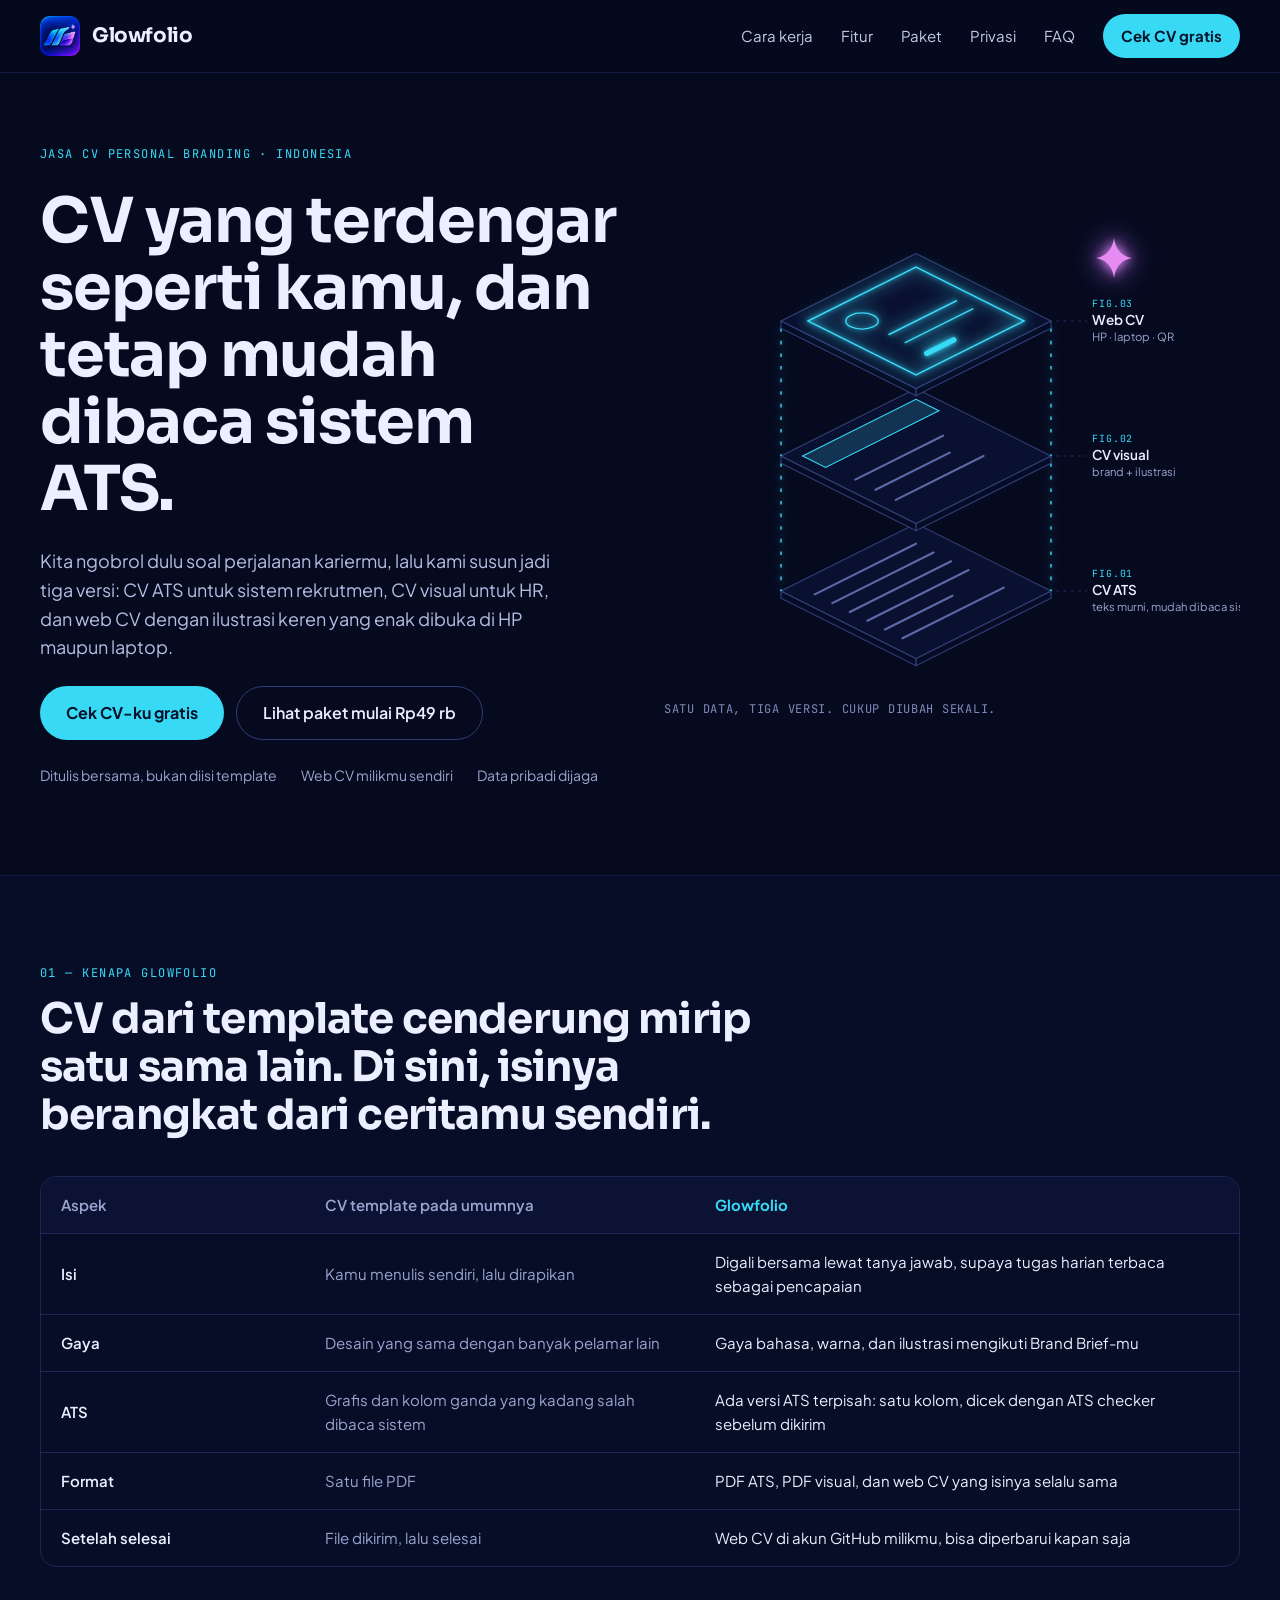
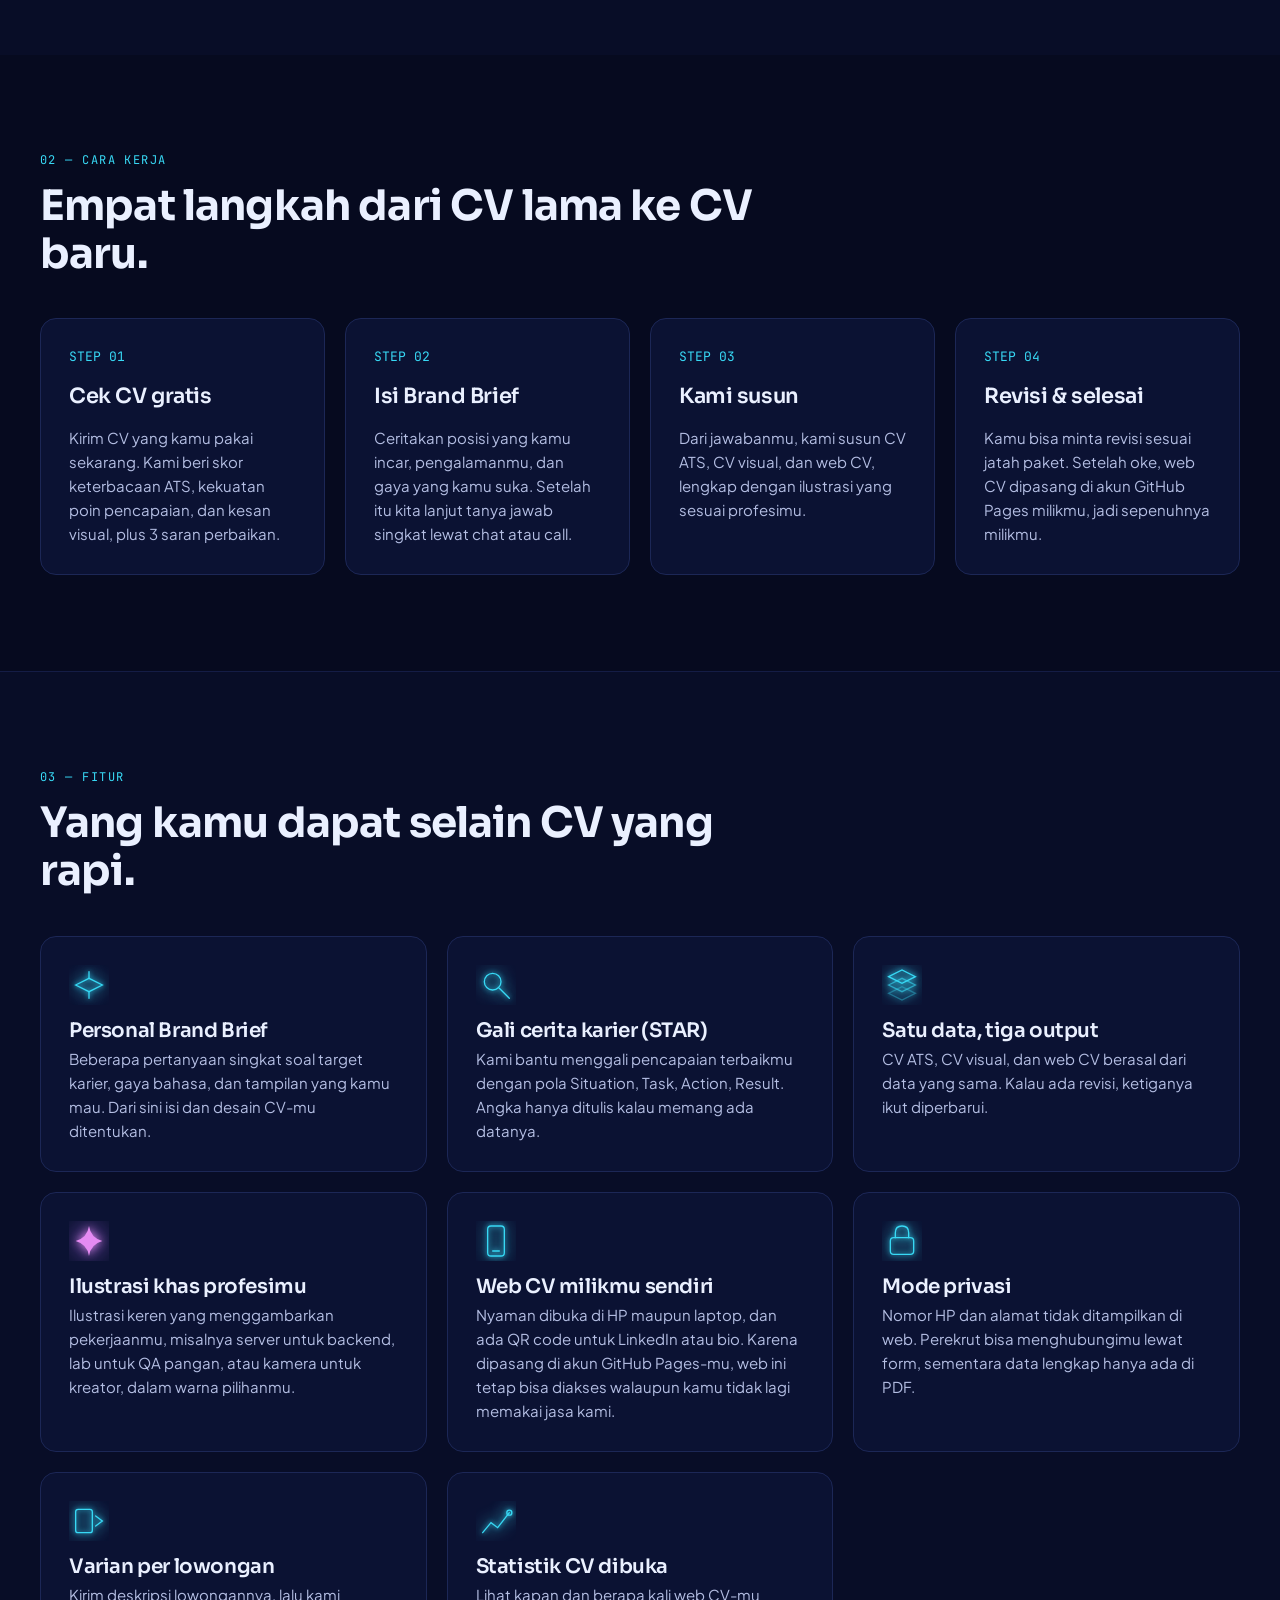
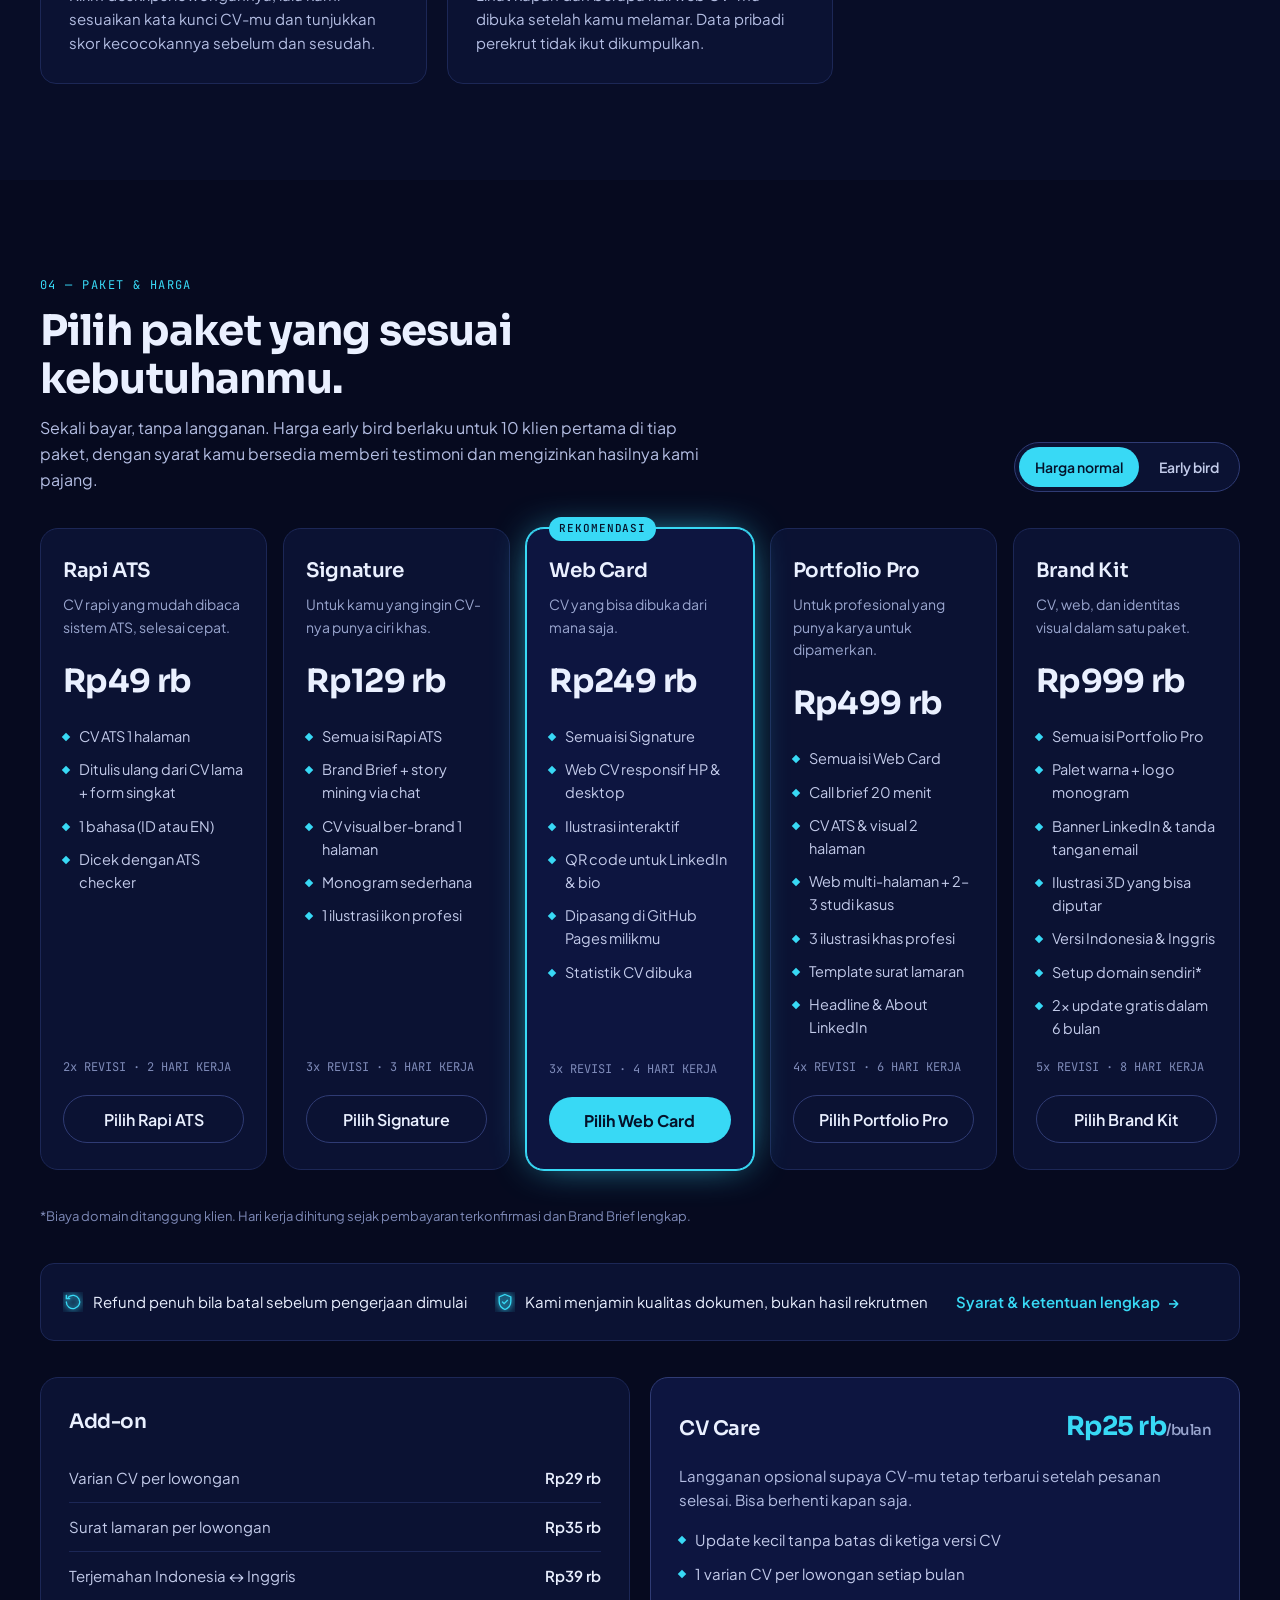
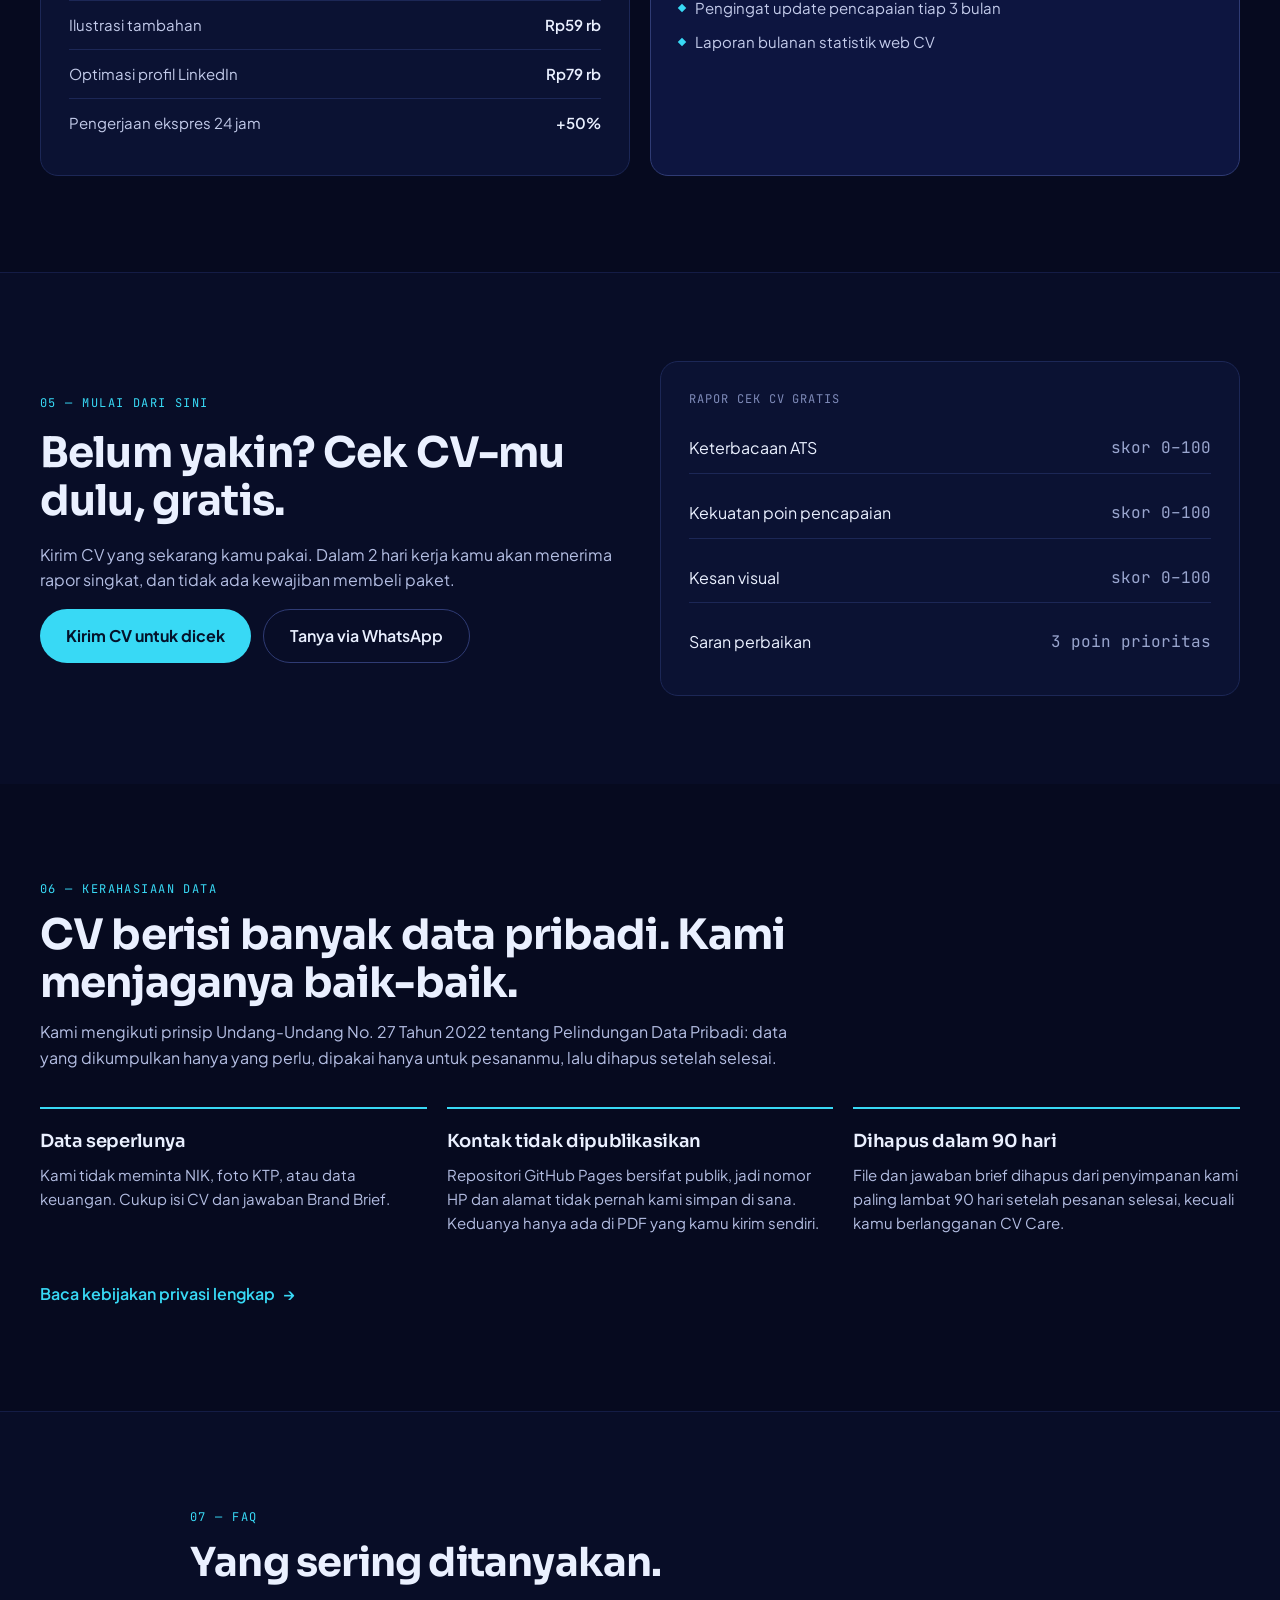
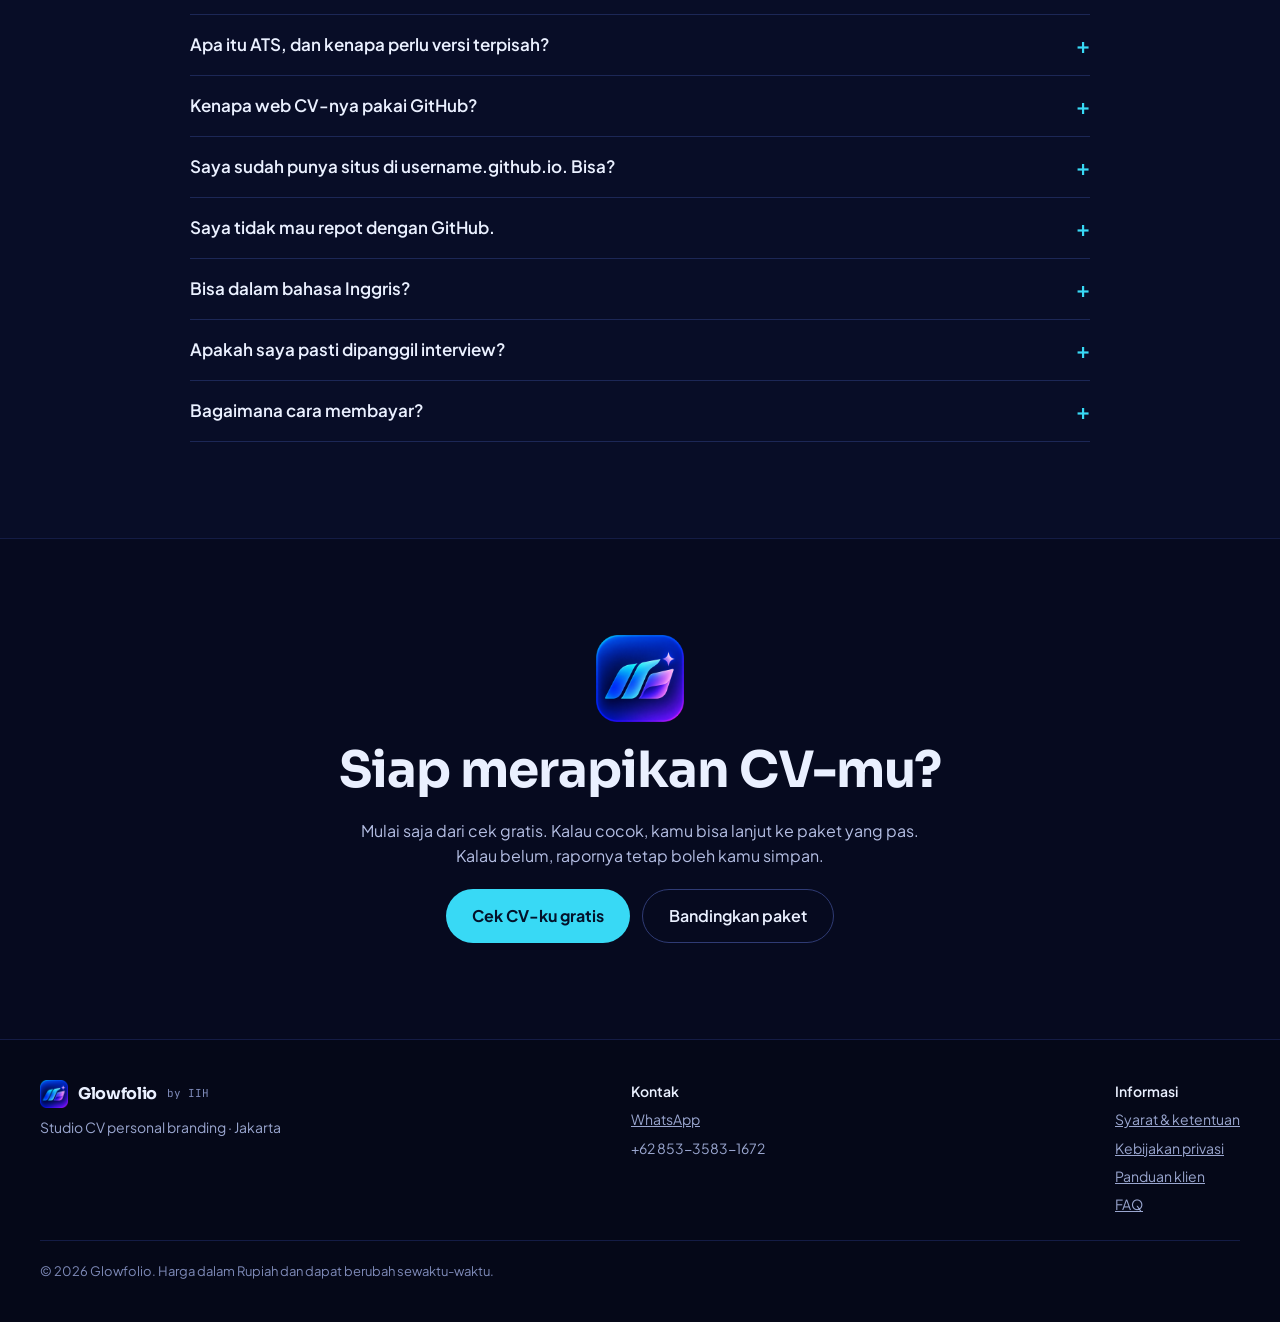
<file: index.html>
<!doctype html>
<html lang="id">
<head>
<meta charset="utf-8">
<meta name="viewport" content="width=device-width, initial-scale=1">
<title>Glowfolio — Jasa CV personal branding</title>
<meta name="description" content="Glowfolio menyusun CV ATS, CV visual, dan web CV dengan ilustrasi keren dari satu data. Mulai dari cek CV gratis, paket mulai Rp49 rb.">
<meta name="theme-color" content="#060A1F">
<meta property="og:title" content="Glowfolio — CV yang terdengar seperti kamu">
<meta property="og:description" content="CV ATS, CV visual, dan web CV dari satu data. Mulai dari cek CV gratis.">
<meta property="og:image" content="https://glowfolio.github.io/assets/glowfolio-logo.png">
<meta property="og:url" content="https://glowfolio.github.io/">
<meta property="og:type" content="website">
<link rel="icon" type="image/png" href="assets/favicon.png">
<link rel="apple-touch-icon" href="assets/apple-touch-icon.png">
<link rel="preconnect" href="https://fonts.googleapis.com">
<link rel="stylesheet" href="https://fonts.googleapis.com/css2?family=JetBrains+Mono:wght@500&amp;family=Plus+Jakarta+Sans:wght@400;500;600;700&amp;family=Sora:wght@500;600;700&amp;display=swap">
<style>
body{margin:0;background:#060A1F}
a{color:#7FE6FA}a:hover{color:#C9F5FD}
.disp{font-family:'Sora',system-ui,sans-serif;letter-spacing:-0.02em}
.mono{font-family:'JetBrains Mono',ui-monospace,monospace}
.pl{fill:#0A1030;stroke:#33417A;stroke-width:1.2}
.pl-side{fill:#070C26;stroke:#33417A;stroke-width:1.2}
.ln{stroke:#5B6AA6;stroke-width:2.4;stroke-linecap:round;fill:none}
.ac{stroke:var(--accent);fill:none;stroke-width:1.6;stroke-linecap:round;filter:drop-shadow(0 0 3px var(--accent)) drop-shadow(0 0 9px var(--accent))}
.ac-fill{fill:var(--accent);fill-opacity:0.18;stroke:var(--accent);stroke-width:1.2}
.guide{stroke:#2A3566;stroke-width:1;stroke-dasharray:3 5}
.flow{stroke:var(--accent);stroke-width:1.6;stroke-dasharray:4 10;fill:none;animation:gfflow 1.4s linear infinite;filter:drop-shadow(0 0 4px var(--accent))}
.spark{fill:#E58BF2;filter:drop-shadow(0 0 6px #E58BF2) drop-shadow(0 0 14px #B26CF0)}
.lbl{fill:#EAF0FF;font-family:'Plus Jakarta Sans',system-ui,sans-serif;font-size:15px;font-weight:600}
.lbl-s{fill:#9AA6CF;font-family:'Plus Jakarta Sans',system-ui,sans-serif;font-size:12.5px}
.lbl-m{fill:var(--accent);font-family:'JetBrains Mono',monospace;font-size:11px;letter-spacing:0.08em}
@keyframes gfflow{to{stroke-dashoffset:-28}}
@media (prefers-reduced-motion: reduce){.flow{animation:none}}
summary{cursor:pointer;list-style:none}
.swipe-hint{display:none}
.seg-wrap{display:none}
.seg{min-height:44px;flex:1 1 0;padding:0 16px;border-radius:999px;border:0;font:inherit;font-size:15px;font-weight:600;cursor:pointer;background:transparent;color:#C3CBEA}
.seg.on{background:var(--accent);color:#04122A}
summary::-webkit-details-marker{display:none}
details[open] .chev{transform:rotate(45deg)}
@media (max-width: 1100px){
.steps{grid-template-columns:repeat(2, minmax(0, 1fr)) !important}
}
@media (max-width: 760px){
.nav-link{display:none !important}
.sec{padding-top:56px !important;padding-bottom:56px !important}
.hero{padding-top:36px !important;padding-bottom:56px !important;gap:28px !important}
.lead{font-size:16px !important}
.cta-row > a{flex:1 1 100%;justify-content:center}
.card{padding:22px !important}
.cmp{border:0 !important;overflow:visible !important;margin:0 -24px}
.cmp table{min-width:0 !important;display:block}
.cmp thead{display:none}
.cmp tbody{display:flex;gap:12px;overflow-x:auto;scroll-snap-type:x mandatory;padding:4px 24px 12px;scroll-padding:0 24px;scrollbar-width:none}
.cmp tbody::-webkit-scrollbar{display:none}
.cmp tr{flex:0 0 80%;scroll-snap-align:start;display:flex;flex-direction:column;gap:6px;border:1px solid #1C2756 !important;border-radius:14px;padding:18px;background:#0B1233}
.swipe-hint{display:flex !important}
.swipe{display:flex !important;gap:12px !important;overflow-x:auto;scroll-snap-type:x mandatory;margin:0 -24px !important;padding:4px 24px 14px !important;scroll-padding:0 24px;scrollbar-width:none;-webkit-overflow-scrolling:touch}
.swipe::-webkit-scrollbar{display:none}
.swipe > *{flex:0 0 84%;min-width:0;scroll-snap-align:start}
.swipe.pricing{padding-top:18px !important}
.hero figure{max-width:340px;margin:0 auto !important}
.seg-wrap{display:flex !important}
.extras{display:block !important}
.extras.show-addon .panel-care,.extras.show-care .panel-addon{display:none !important}
.extras > *{margin:0}
.priv{background:#0B1233;border:1px solid #1C2756;border-top:2px solid var(--accent) !important;border-radius:14px;padding:18px !important}
.cmp th,.cmp td{display:block;padding:0 !important}
.cmp td::before{content:attr(data-label);display:block;font-family:'JetBrains Mono',monospace;font-size:11px;letter-spacing:0.08em;color:#7E8AB8;margin-top:6px}
}
html{scroll-padding-top:76px;scroll-behavior:smooth}
@media (prefers-reduced-motion: reduce){html{scroll-behavior:auto}}
.m-only{display:none}
.ptabs,.mbar{display:none}
.feat summary{list-style:none;cursor:default}
.feat summary::-webkit-details-marker{display:none}
@media (min-width: 761px){.feat summary{pointer-events:none}}
.pt{min-height:40px;padding:0 14px;border-radius:999px;border:1px solid #2F3B74;font:inherit;font-size:14px;font-weight:600;cursor:pointer;background:transparent;color:#C3CBEA;white-space:nowrap;flex:none}
.pt.on{background:var(--accent);border-color:var(--accent);color:#04122A}
@media (max-width: 760px){
.d-only{display:none !important}
.m-only{display:block}
span.m-only{display:inline}
.dnav{display:none !important}
.head-in{padding:8px 16px !important;flex-wrap:nowrap !important;gap:10px !important}
.head-in img{width:34px !important;height:34px !important}
.hero{padding:28px 20px 36px !important;gap:24px !important}
.hero > div{gap:16px !important}
.hero h1{font-size:31px !important;line-height:1.12 !important}
.lead{font-size:15.5px !important;line-height:1.55}
.trust{gap:6px !important;font-size:12.5px !important}
.trust span{padding:5px 10px;border:1px solid #1C2756;border-radius:999px;background:#0B1233}
.cta-row{flex-wrap:nowrap !important;gap:10px !important}
.cta-row > a{flex:1 1 0 !important;justify-content:center;min-height:48px !important;padding:0 12px !important;font-size:15px !important;text-align:center}
.hero-fig{max-width:270px !important;margin:0 auto !important}
.hero-fig figcaption{display:none}
.sec{padding:40px 20px !important;gap:20px !important}
section h2.disp{font-size:24px !important;line-height:1.2 !important}
.swipe-hint{display:none !important}
.swipe{margin:0 -20px !important;padding:2px 20px 10px !important;scroll-padding:0 20px}
.swipe > *{flex:0 0 82%}
.cmp{margin:0 -20px !important}
.cmp tbody{padding:2px 20px 10px !important;scroll-padding:0 20px}
.cmp tr{padding:16px !important;flex-basis:82% !important}
.cmp td{font-size:14.5px}
.steps{display:flex !important;flex-direction:column;gap:10px !important}
.steps .card{padding:16px 18px !important;gap:4px !important}
.steps .card h3{font-size:17px !important}
.steps .card p{font-size:14px !important;line-height:1.5}
.feats{grid-template-columns:repeat(2,minmax(0,1fr)) !important;gap:10px !important}
.feat{padding:14px !important;gap:8px !important;position:relative}
.feat summary{cursor:pointer;gap:8px !important;padding-right:18px}
.feat summary svg{width:28px !important;height:28px !important}
.feat summary h3{font-size:15px !important;line-height:1.3}
.feat summary::after{content:"+";position:absolute;top:10px;right:12px;color:var(--accent);font-size:20px;line-height:1;transition:transform .2s}
.feat[open] summary::after{transform:rotate(45deg)}
.feat[open]{grid-column:1 / -1}
.feat p{font-size:14px !important;line-height:1.55}
.pk-head{gap:14px !important}
.ptabs{display:flex;gap:6px;overflow-x:auto;scrollbar-width:none;margin:0 -20px;padding:0 20px}
.ptabs::-webkit-scrollbar{display:none}
.pricing{display:block !important}
.pricing > article{display:none !important;padding:20px 18px !important;gap:14px !important}
.pricing.show-ats > .pk-ats,.pricing.show-sig > .pk-sig,.pricing.show-web > .pk-web,.pricing.show-pro > .pk-pro,.pricing.show-kit > .pk-kit{display:flex !important}
.pricing p{min-height:0 !important}
.pricing li{font-size:14px}
.pricing .badge{position:static !important;align-self:flex-start}
.fine{font-size:12px !important}
.guar{padding:12px 14px !important;gap:8px !important;font-size:13.5px !important}
.guar a{min-height:36px !important}
.seg{min-height:40px}
.extras > div{padding:18px !important;gap:10px !important}
.extras dl > div{padding:9px 0 !important;font-size:14px}
.rapor{display:grid !important;grid-template-columns:repeat(2,minmax(0,1fr));gap:8px !important;padding:14px !important}
.rapor .rtitle{grid-column:1 / -1}
.rrow{flex-direction:column;gap:2px !important;padding:10px 12px !important;border:1px solid #1C2756 !important;border-radius:12px;font-size:13.5px;line-height:1.35}
.rrow .mono{font-size:12px}
.pv-lead{font-size:14.5px !important;line-height:1.55}
.priv p{font-size:14px !important}
#faq summary{font-size:15.5px !important;min-height:54px !important}
#faq details p{font-size:14.5px}
.cta-logo{display:none}
.foot-in{display:grid !important;grid-template-columns:1fr 1fr;gap:20px 16px !important;padding:28px 20px 104px !important}
.foot-in > div:first-child,.foot-in > div:last-child{grid-column:1 / -1}
.mbar{display:flex;align-items:center;position:fixed;left:0;right:0;bottom:0;z-index:40;gap:10px;padding:10px 16px calc(10px + env(safe-area-inset-bottom));background:rgba(6,10,31,0.97);border-top:1px solid #1C2756;transition:background .2s,border-color .2s}
.mbar.off{background:transparent;border-color:transparent;pointer-events:none}
.mbar.off > a{display:none}
.mbar > a{flex:1 1 0;display:inline-flex;align-items:center;justify-content:center;min-height:48px;border-radius:999px;font-weight:700;font-size:15px;text-decoration:none}
.mbar .mb-ghost{border:1px solid #2F3B74;color:#EAF0FF}
.mbar .mb-main{background:var(--accent);color:#04122A}
.mmenu{margin-left:auto;flex:none;pointer-events:auto}
.mfab{list-style:none;width:52px;height:52px;border-radius:50%;display:grid;place-items:center;background:#0D1540;border:1px solid #2F3B74;color:#EAF0FF;box-shadow:0 10px 28px rgba(0,0,0,0.5);cursor:pointer;position:relative}
.mfab::-webkit-details-marker{display:none}
.mfab:focus-visible{outline:2px solid var(--accent);outline-offset:3px}
.mmenu[open] .mfab{background:var(--accent);border-color:var(--accent);color:#04122A}
.mmenu .ic-x{display:none}
.mmenu[open] .ic-x{display:block}
.mmenu[open] .ic-m{display:none}
.mmenu[open] > summary::before{content:"";position:fixed;inset:0;background:rgba(3,6,20,0.62)}
.msheet{position:fixed;left:12px;right:12px;bottom:calc(84px + env(safe-area-inset-bottom));max-height:72vh;overflow:auto;background:#0B1233;border:1px solid #2F3B74;border-radius:20px;padding:16px;box-shadow:0 24px 60px rgba(0,0,0,0.55)}
.msh-t{margin:4px 4px 10px;font-size:11px;letter-spacing:0.12em;color:#7E8AB8}
.msh-t + .msh-grid + .msh-t{margin-top:18px}
.msh-grid{display:grid;grid-template-columns:repeat(2,minmax(0,1fr));gap:8px}
.msh-grid a{display:flex;align-items:center;min-height:48px;padding:0 14px;border-radius:12px;background:#0D1540;border:1px solid #1C2756;color:#EAF0FF;font-weight:600;font-size:15px;text-decoration:none}
.msh-grid a.on{border-color:var(--accent);color:var(--accent)}
}
.xtra-sum{display:none}
@media (max-width: 760px){
.xtra .seg-wrap{margin-bottom:12px}
.xtra{background:#0B1233;border:1px solid #1C2756;border-radius:16px;padding:0 14px}
.xtra[open]{padding-bottom:14px}
.xtra-sum{display:flex;list-style:none;cursor:pointer;min-height:54px;align-items:center;justify-content:space-between;font-weight:600;color:#EAF0FF}
.xtra-sum::-webkit-details-marker{display:none}
.xtra-sum span{color:var(--accent);font-size:22px;transition:transform .2s}
.xtra[open] .xtra-sum span{transform:rotate(45deg)}
.xtra .extras > div{background:transparent !important;border:0 !important;padding:6px 2px 0 !important}
.steps .card{gap:2px !important;padding:14px 16px !important}
}
@media (max-width: 760px) and (prefers-reduced-motion: reduce){.mbar{transition:none}}

.v-normal,.v-early{display:contents}
.v-early{display:none}
body.early .v-normal{display:none}
body.early .v-early{display:contents}
</style>
</head>
<body>
<div style="--accent: #38D9F5; background: #060A1F; color: #EAF0FF; font-family: 'Plus Jakarta Sans', system-ui, sans-serif; font-size: 16px; line-height: 1.6; min-height: 100vh">

<header style="border-bottom: 1px solid #141C45; position: sticky; top: 0; z-index: 30; background: rgba(6,10,31,0.92); backdrop-filter: blur(10px); -webkit-backdrop-filter: blur(10px)">
<div class="head-in" style="max-width: 1200px; margin: 0 auto; padding: 14px 24px; display: flex; flex-wrap: wrap; align-items: center; justify-content: space-between; gap: 16px">
<a href="#top" aria-label="Glowfolio, ke atas" style="display: flex; align-items: center; gap: 12px; text-decoration: none; color: #EAF0FF; flex: none">
<img src="assets/glowfolio-logo.png" alt="Logo Glowfolio" style="width: 40px; height: 40px; object-fit: contain">
<span class="disp wm" style="font-size: 20px; font-weight: 700">Glowfolio</span>
</a>
<nav class="dnav" aria-label="Navigasi utama" style="display: flex; flex-wrap: wrap; align-items: center; gap: 8px 28px; font-size: 15px">
<a class="nav-link" href="#cara-kerja" style="color: #C3CBEA; text-decoration: none">Cara kerja</a>
<a class="nav-link" href="#fitur" style="color: #C3CBEA; text-decoration: none">Fitur</a>
<a class="nav-link" href="#paket" style="color: #C3CBEA; text-decoration: none">Paket</a>
<a class="nav-link" href="#privasi" style="color: #C3CBEA; text-decoration: none">Privasi</a>
<a class="nav-link" href="#faq" style="color: #C3CBEA; text-decoration: none">FAQ</a>
<a href="#cek-gratis" style="display: inline-flex; align-items: center; min-height: 44px; padding: 0 18px; border-radius: 999px; background: var(--accent); color: #04122A; font-weight: 700; text-decoration: none">Cek CV gratis</a>
</nav>
</div>
</header>

<section id="top" class="hero" style="max-width: 1200px; margin: 0 auto; padding: 72px 24px 88px; display: grid; grid-template-columns: repeat(auto-fit, minmax(min(100%, 460px), 1fr)); gap: 48px; align-items: center">
<div style="display: flex; flex-direction: column; gap: 24px">
<div class="mono" style="font-size: 12px; letter-spacing: 0.12em; color: var(--accent)">JASA CV PERSONAL BRANDING · INDONESIA</div>
<h1 class="disp" style="margin: 0; font-size: clamp(38px, 5vw, 62px); line-height: 1.08; font-weight: 700">CV yang terdengar seperti kamu, dan tetap mudah dibaca sistem ATS.</h1>
<p class="lead m-only" style="margin: 0; color: #B4BEE3">Tiga versi CV dari satu cerita: CV ATS, CV visual, dan web CV dengan ilustrasi keren.</p>
<p class="lead d-only" style="margin: 0; font-size: 18px; color: #B4BEE3; max-width: 540px">Kita ngobrol dulu soal perjalanan kariermu, lalu kami susun jadi tiga versi: CV ATS untuk sistem rekrutmen, CV visual untuk HR, dan web CV dengan ilustrasi keren yang enak dibuka di HP maupun laptop.</p>
<div class="cta-row" style="display: flex; flex-wrap: wrap; gap: 12px">
<a href="#cek-gratis" style="display: inline-flex; align-items: center; min-height: 52px; padding: 0 26px; border-radius: 999px; background: var(--accent); color: #04122A; font-weight: 700; font-size: 16px; text-decoration: none">Cek CV-ku gratis</a>
<a href="#paket" style="display: inline-flex; align-items: center; min-height: 52px; padding: 0 26px; border-radius: 999px; border: 1px solid #2F3B74; color: #EAF0FF; font-weight: 600; font-size: 16px; text-decoration: none">Lihat paket<span class="d-only">&nbsp;mulai Rp49 rb</span></a>
</div>
<div class="trust" style="display: flex; flex-wrap: wrap; gap: 10px 24px; font-size: 14px; color: #9AA6CF">
<span>Ditulis bersama, bukan diisi template</span>
<span>Web CV milikmu sendiri</span>
<span>Data pribadi dijaga</span>
</div>
</div>
<figure class="hero-fig" style="margin: 0; display: flex; flex-direction: column; gap: 10px">
<svg viewBox="0 0 640 530" role="img" aria-label="Ilustrasi isometrik tiga lapisan output Glowfolio: CV ATS, CV visual, dan web CV" style="width: 100%; height: auto; display: block">
<polygon class="pl-side" points="130,420 280,495 280,503 130,428"></polygon>
<polygon class="pl-side" points="280,495 430,420 430,428 280,503"></polygon>
<polygon class="pl" points="130,420 280,345 430,420 280,495"></polygon>
<line class="ln" x1="167.5" y1="423.75" x2="280" y2="367.5"></line>
<line class="ln" x1="187" y1="433.5" x2="299.5" y2="377.25"></line>
<line class="ln" x1="206.5" y1="443.25" x2="319" y2="387"></line>
<line class="ln" x1="226" y1="453" x2="338.5" y2="396.75"></line>
<line class="ln" x1="245.5" y1="462.75" x2="320.5" y2="425.25"></line>
<line class="ln" x1="265" y1="472.5" x2="377.5" y2="416.25"></line>
<line class="flow" x1="130" y1="278" x2="130" y2="420"></line>
<line class="flow" x1="430" y1="278" x2="430" y2="420"></line>
<polygon class="pl-side" points="130,270 280,345 280,353 130,278"></polygon>
<polygon class="pl-side" points="280,345 430,270 430,278 280,353"></polygon>
<polygon class="pl" points="130,270 280,195 430,270 280,345"></polygon>
<polygon class="ac-fill" points="154,270 280,207 305.5,219.75 179.5,282.75"></polygon>
<line class="ln" x1="212.5" y1="296.25" x2="310" y2="247.5"></line>
<line class="ln" x1="235" y1="307.5" x2="317.5" y2="266.25"></line>
<line class="ln" x1="257.5" y1="318.75" x2="355" y2="270"></line>
<line class="flow" x1="130" y1="128" x2="130" y2="270"></line>
<line class="flow" x1="430" y1="128" x2="430" y2="270"></line>
<polygon class="pl-side" points="130,120 280,195 280,203 130,128"></polygon>
<polygon class="pl-side" points="280,195 430,120 430,128 280,203"></polygon>
<polygon class="pl" points="130,120 280,45 430,120 280,195"></polygon>
<polygon class="ac" points="160,120 280,60 400,120 280,180"></polygon>
<ellipse class="ac" cx="220" cy="120" rx="18" ry="9"></ellipse>
<line class="ac" x1="250" y1="135" x2="325" y2="97.5"></line>
<line class="ac" x1="268" y1="144" x2="343" y2="106.5"></line>
<line class="ac" x1="292" y1="156" x2="322" y2="141" style="stroke-width: 6"></line>
<path class="spark" d="M500 28 Q503 47 520 50 Q503 53 500 72 Q497 53 480 50 Q497 47 500 28 Z"></path>
<line class="guide" x1="436" y1="120" x2="470" y2="120"></line>
<text class="lbl-m" x="476" y="104">FIG.03</text>
<text class="lbl" x="476" y="124">Web CV</text>
<text class="lbl-s" x="476" y="142">HP · laptop · QR</text>
<line class="guide" x1="436" y1="270" x2="470" y2="270"></line>
<text class="lbl-m" x="476" y="254">FIG.02</text>
<text class="lbl" x="476" y="274">CV visual</text>
<text class="lbl-s" x="476" y="292">brand + ilustrasi</text>
<line class="guide" x1="436" y1="420" x2="470" y2="420"></line>
<text class="lbl-m" x="476" y="404">FIG.01</text>
<text class="lbl" x="476" y="424">CV ATS</text>
<text class="lbl-s" x="476" y="442">teks murni, mudah dibaca sistem</text>
</svg>
<figcaption class="mono" style="font-size: 12px; color: #7E8AB8; letter-spacing: 0.06em">SATU DATA, TIGA VERSI. CUKUP DIUBAH SEKALI.</figcaption>
</figure>
</section>

<section id="kenapa" aria-labelledby="beda-title" style="border-top: 1px solid #141C45; background: #080D27">
<div class="sec" style="max-width: 1200px; margin: 0 auto; padding: 88px 24px; display: flex; flex-direction: column; gap: 36px">
<div style="display: flex; flex-direction: column; gap: 12px; max-width: 720px">
<div class="mono" style="font-size: 12px; letter-spacing: 0.12em; color: var(--accent)">01 — KENAPA GLOWFOLIO</div>
<h2 id="beda-title" class="disp" style="margin: 0; font-size: clamp(28px, 3.4vw, 42px); line-height: 1.15; font-weight: 700">CV dari template cenderung mirip satu sama lain. Di sini, isinya berangkat dari ceritamu sendiri.</h2>
</div>
<p class="swipe-hint mono" style="margin: 0; font-size: 11px; letter-spacing: 0.1em; color: #7E8AB8; align-items: center; gap: 8px">5 ASPEK · GESER<span aria-hidden="true" style="color: var(--accent)">→</span></p>
<div class="cmp" style="overflow-x: auto; border: 1px solid #1C2756; border-radius: 16px">
<table style="width: 100%; min-width: 640px; border-collapse: collapse; font-size: 15px">
<thead>
<tr style="background: #0B1233">
<th scope="col" style="text-align: left; padding: 16px 20px; color: #9AA6CF; font-weight: 600; width: 22%">Aspek</th>
<th scope="col" style="text-align: left; padding: 16px 20px; color: #9AA6CF; font-weight: 600">CV template pada umumnya</th>
<th scope="col" style="text-align: left; padding: 16px 20px; color: var(--accent); font-weight: 700">Glowfolio</th>
</tr>
</thead>
<tbody>
<tr style="border-top: 1px solid #1C2756"><th scope="row" style="text-align: left; padding: 16px 20px; font-weight: 600">Isi</th><td data-label="PADA UMUMNYA" style="padding: 16px 20px; color: #9AA6CF">Kamu menulis sendiri, lalu dirapikan</td><td data-label="GLOWFOLIO" style="padding: 16px 20px">Digali bersama lewat tanya jawab, supaya tugas harian terbaca sebagai pencapaian</td></tr>
<tr style="border-top: 1px solid #1C2756"><th scope="row" style="text-align: left; padding: 16px 20px; font-weight: 600">Gaya</th><td data-label="PADA UMUMNYA" style="padding: 16px 20px; color: #9AA6CF">Desain yang sama dengan banyak pelamar lain</td><td data-label="GLOWFOLIO" style="padding: 16px 20px">Gaya bahasa, warna, dan ilustrasi mengikuti Brand Brief-mu</td></tr>
<tr style="border-top: 1px solid #1C2756"><th scope="row" style="text-align: left; padding: 16px 20px; font-weight: 600">ATS</th><td data-label="PADA UMUMNYA" style="padding: 16px 20px; color: #9AA6CF">Grafis dan kolom ganda yang kadang salah dibaca sistem</td><td data-label="GLOWFOLIO" style="padding: 16px 20px">Ada versi ATS terpisah: satu kolom, dicek dengan ATS checker sebelum dikirim</td></tr>
<tr style="border-top: 1px solid #1C2756"><th scope="row" style="text-align: left; padding: 16px 20px; font-weight: 600">Format</th><td data-label="PADA UMUMNYA" style="padding: 16px 20px; color: #9AA6CF">Satu file PDF</td><td data-label="GLOWFOLIO" style="padding: 16px 20px">PDF ATS, PDF visual, dan web CV yang isinya selalu sama</td></tr>
<tr style="border-top: 1px solid #1C2756"><th scope="row" style="text-align: left; padding: 16px 20px; font-weight: 600">Setelah selesai</th><td data-label="PADA UMUMNYA" style="padding: 16px 20px; color: #9AA6CF">File dikirim, lalu selesai</td><td data-label="GLOWFOLIO" style="padding: 16px 20px">Web CV di akun GitHub milikmu, bisa diperbarui kapan saja</td></tr>
</tbody>
</table>
</div>
</div>
</section>

<section id="cara-kerja" aria-labelledby="cara-title" class="sec" style="max-width: 1200px; margin: 0 auto; padding: 96px 24px; display: flex; flex-direction: column; gap: 40px">
<div style="display: flex; flex-direction: column; gap: 12px; max-width: 720px">
<div class="mono" style="font-size: 12px; letter-spacing: 0.12em; color: var(--accent)">02 — CARA KERJA</div>
<h2 id="cara-title" class="disp" style="margin: 0; font-size: clamp(28px, 3.4vw, 42px); line-height: 1.15; font-weight: 700">Empat langkah dari CV lama ke CV baru.</h2>
</div>
<p class="swipe-hint mono" style="margin: 0; font-size: 11px; letter-spacing: 0.1em; color: #7E8AB8; align-items: center; gap: 8px">4 LANGKAH · GESER<span aria-hidden="true" style="color: var(--accent)">→</span></p>
<ol class="steps" style="list-style: none; margin: 0; padding: 0; display: grid; grid-template-columns: repeat(4, minmax(0, 1fr)); gap: 20px">
<li class="card" style="background: #0B1233; border: 1px solid #1C2756; border-radius: 16px; padding: 28px; display: flex; flex-direction: column; gap: 12px">
<span class="mono" style="font-size: 13px; color: var(--accent)">STEP 01</span>
<h3 class="disp" style="margin: 0; font-size: 21px; font-weight: 600">Cek CV gratis</h3>
<p class="m-only" style="margin: 0; color: #B4BEE3; font-size: 15px">Kirim CV-mu, dapat skor dan 3 saran perbaikan.</p>
<p class="d-only" style="margin: 0; color: #B4BEE3; font-size: 15px">Kirim CV yang kamu pakai sekarang. Kami beri skor keterbacaan ATS, kekuatan poin pencapaian, dan kesan visual, plus 3 saran perbaikan.</p>
</li>
<li class="card" style="background: #0B1233; border: 1px solid #1C2756; border-radius: 16px; padding: 28px; display: flex; flex-direction: column; gap: 12px">
<span class="mono" style="font-size: 13px; color: var(--accent)">STEP 02</span>
<h3 class="disp" style="margin: 0; font-size: 21px; font-weight: 600">Isi Brand Brief</h3>
<p class="m-only" style="margin: 0; color: #B4BEE3; font-size: 15px">Ceritakan target dan pengalamanmu, lalu tanya jawab singkat.</p>
<p class="d-only" style="margin: 0; color: #B4BEE3; font-size: 15px">Ceritakan posisi yang kamu incar, pengalamanmu, dan gaya yang kamu suka. Setelah itu kita lanjut tanya jawab singkat lewat chat atau call.</p>
</li>
<li class="card" style="background: #0B1233; border: 1px solid #1C2756; border-radius: 16px; padding: 28px; display: flex; flex-direction: column; gap: 12px">
<span class="mono" style="font-size: 13px; color: var(--accent)">STEP 03</span>
<h3 class="disp" style="margin: 0; font-size: 21px; font-weight: 600">Kami susun</h3>
<p class="m-only" style="margin: 0; color: #B4BEE3; font-size: 15px">CV ATS, CV visual, dan web CV dengan ilustrasi profesimu.</p>
<p class="d-only" style="margin: 0; color: #B4BEE3; font-size: 15px">Dari jawabanmu, kami susun CV ATS, CV visual, dan web CV, lengkap dengan ilustrasi yang sesuai profesimu.</p>
</li>
<li class="card" style="background: #0B1233; border: 1px solid #1C2756; border-radius: 16px; padding: 28px; display: flex; flex-direction: column; gap: 12px">
<span class="mono" style="font-size: 13px; color: var(--accent)">STEP 04</span>
<h3 class="disp" style="margin: 0; font-size: 21px; font-weight: 600">Revisi &amp; selesai</h3>
<p class="m-only" style="margin: 0; color: #B4BEE3; font-size: 15px">Revisi sesuai jatah, lalu web CV dipasang di GitHub-mu.</p>
<p class="d-only" style="margin: 0; color: #B4BEE3; font-size: 15px">Kamu bisa minta revisi sesuai jatah paket. Setelah oke, web CV dipasang di akun GitHub Pages milikmu, jadi sepenuhnya milikmu.</p>
</li>
</ol>
</section>

<section id="fitur" aria-labelledby="fitur-title" style="border-top: 1px solid #141C45; background: #080D27">
<div class="sec" style="max-width: 1200px; margin: 0 auto; padding: 96px 24px; display: flex; flex-direction: column; gap: 40px">
<div style="display: flex; flex-direction: column; gap: 12px; max-width: 720px">
<div class="mono" style="font-size: 12px; letter-spacing: 0.12em; color: var(--accent)">03 — FITUR</div>
<h2 id="fitur-title" class="disp" style="margin: 0; font-size: clamp(28px, 3.4vw, 42px); line-height: 1.15; font-weight: 700">Yang kamu dapat selain CV yang rapi.</h2>
</div>
<p class="swipe-hint mono" style="margin: 0; font-size: 11px; letter-spacing: 0.1em; color: #7E8AB8; align-items: center; gap: 8px">8 FITUR · GESER<span aria-hidden="true" style="color: var(--accent)">→</span></p>
<div class="feats" style="display: grid; grid-template-columns: repeat(auto-fit, minmax(min(100%, 340px), 1fr)); gap: 20px">
<details class="card feat" open style="background: #0B1233; border: 1px solid #1C2756; border-radius: 16px; padding: 28px; display: flex; flex-direction: column; gap: 10px">
<summary style="display: flex; flex-direction: column; gap: 10px"><svg viewBox="0 0 48 48" aria-hidden="true" style="width: 40px; height: 40px"><polygon class="ac" points="8,24 24,16 40,24 24,32"></polygon><line class="ac" x1="24" y1="8" x2="24" y2="16"></line><line class="ac" x1="24" y1="32" x2="24" y2="40"></line></svg>
<h3 class="disp" style="margin: 0; font-size: 20px; font-weight: 600">Personal Brand Brief</h3></summary>
<p style="margin: 0; color: #B4BEE3; font-size: 15px">Beberapa pertanyaan singkat soal target karier, gaya bahasa, dan tampilan yang kamu mau. Dari sini isi dan desain CV-mu ditentukan.</p>
</details>
<details class="card feat" open style="background: #0B1233; border: 1px solid #1C2756; border-radius: 16px; padding: 28px; display: flex; flex-direction: column; gap: 10px">
<summary style="display: flex; flex-direction: column; gap: 10px"><svg viewBox="0 0 48 48" aria-hidden="true" style="width: 40px; height: 40px"><circle class="ac" cx="20" cy="20" r="10"></circle><line class="ac" x1="28" y1="28" x2="40" y2="40"></line></svg>
<h3 class="disp" style="margin: 0; font-size: 20px; font-weight: 600">Gali cerita karier (STAR)</h3></summary>
<p style="margin: 0; color: #B4BEE3; font-size: 15px">Kami bantu menggali pencapaian terbaikmu dengan pola Situation, Task, Action, Result. Angka hanya ditulis kalau memang ada datanya.</p>
</details>
<details class="card feat" open style="background: #0B1233; border: 1px solid #1C2756; border-radius: 16px; padding: 28px; display: flex; flex-direction: column; gap: 10px">
<summary style="display: flex; flex-direction: column; gap: 10px"><svg viewBox="0 0 48 48" aria-hidden="true" style="width: 40px; height: 40px"><polygon class="ac" points="8,14 24,6 40,14 24,22"></polygon><polygon class="ac" points="8,24 24,16 40,24 24,32" style="opacity: 0.7"></polygon><polygon class="ac" points="8,34 24,26 40,34 24,42" style="opacity: 0.45"></polygon></svg>
<h3 class="disp" style="margin: 0; font-size: 20px; font-weight: 600">Satu data, tiga output</h3></summary>
<p style="margin: 0; color: #B4BEE3; font-size: 15px">CV ATS, CV visual, dan web CV berasal dari data yang sama. Kalau ada revisi, ketiganya ikut diperbarui.</p>
</details>
<details class="card feat" open style="background: #0B1233; border: 1px solid #1C2756; border-radius: 16px; padding: 28px; display: flex; flex-direction: column; gap: 10px">
<summary style="display: flex; flex-direction: column; gap: 10px"><svg viewBox="0 0 48 48" aria-hidden="true" style="width: 40px; height: 40px"><path class="spark" d="M24 6 Q26 20 40 24 Q26 28 24 42 Q22 28 8 24 Q22 20 24 6 Z"></path></svg>
<h3 class="disp" style="margin: 0; font-size: 20px; font-weight: 600">Ilustrasi khas profesimu</h3></summary>
<p style="margin: 0; color: #B4BEE3; font-size: 15px">Ilustrasi keren yang menggambarkan pekerjaanmu, misalnya server untuk backend, lab untuk QA pangan, atau kamera untuk kreator, dalam warna pilihanmu.</p>
</details>
<details class="card feat" open style="background: #0B1233; border: 1px solid #1C2756; border-radius: 16px; padding: 28px; display: flex; flex-direction: column; gap: 10px">
<summary style="display: flex; flex-direction: column; gap: 10px"><svg viewBox="0 0 48 48" aria-hidden="true" style="width: 40px; height: 40px"><rect class="ac" x="14" y="6" width="20" height="36" rx="4"></rect><line class="ac" x1="20" y1="36" x2="28" y2="36"></line></svg>
<h3 class="disp" style="margin: 0; font-size: 20px; font-weight: 600">Web CV milikmu sendiri</h3></summary>
<p style="margin: 0; color: #B4BEE3; font-size: 15px">Nyaman dibuka di HP maupun laptop, dan ada QR code untuk LinkedIn atau bio. Karena dipasang di akun GitHub Pages-mu, web ini tetap bisa diakses walaupun kamu tidak lagi memakai jasa kami.</p>
</details>
<details class="card feat" open style="background: #0B1233; border: 1px solid #1C2756; border-radius: 16px; padding: 28px; display: flex; flex-direction: column; gap: 10px">
<summary style="display: flex; flex-direction: column; gap: 10px"><svg viewBox="0 0 48 48" aria-hidden="true" style="width: 40px; height: 40px"><rect class="ac" x="10" y="20" width="28" height="20" rx="4"></rect><path class="ac" d="M16 20 V14 Q16 6 24 6 Q32 6 32 14 V20"></path></svg>
<h3 class="disp" style="margin: 0; font-size: 20px; font-weight: 600">Mode privasi</h3></summary>
<p style="margin: 0; color: #B4BEE3; font-size: 15px">Nomor HP dan alamat tidak ditampilkan di web. Perekrut bisa menghubungimu lewat form, sementara data lengkap hanya ada di PDF.</p>
</details>
<details class="card feat" open style="background: #0B1233; border: 1px solid #1C2756; border-radius: 16px; padding: 28px; display: flex; flex-direction: column; gap: 10px">
<summary style="display: flex; flex-direction: column; gap: 10px"><svg viewBox="0 0 48 48" aria-hidden="true" style="width: 40px; height: 40px"><rect class="ac" x="8" y="10" width="20" height="28" rx="3"></rect><path class="ac" d="M32 18 L40 24 L32 30"></path></svg>
<h3 class="disp" style="margin: 0; font-size: 20px; font-weight: 600">Varian per lowongan</h3></summary>
<p style="margin: 0; color: #B4BEE3; font-size: 15px">Kirim deskripsi lowongannya, lalu kami sesuaikan kata kunci CV-mu dan tunjukkan skor kecocokannya sebelum dan sesudah.</p>
</details>
<details class="card feat" open style="background: #0B1233; border: 1px solid #1C2756; border-radius: 16px; padding: 28px; display: flex; flex-direction: column; gap: 10px">
<summary style="display: flex; flex-direction: column; gap: 10px"><svg viewBox="0 0 48 48" aria-hidden="true" style="width: 40px; height: 40px"><path class="ac" d="M8 38 L18 26 L26 32 L40 14"></path><circle class="ac" cx="40" cy="14" r="3"></circle></svg>
<h3 class="disp" style="margin: 0; font-size: 20px; font-weight: 600">Statistik CV dibuka</h3></summary>
<p style="margin: 0; color: #B4BEE3; font-size: 15px">Lihat kapan dan berapa kali web CV-mu dibuka setelah kamu melamar. Data pribadi perekrut tidak ikut dikumpulkan.</p>
</details>
</div>
</div>
</section>

<section id="paket" aria-labelledby="paket-title" class="sec" style="max-width: 1200px; margin: 0 auto; padding: 96px 24px; display: flex; flex-direction: column; gap: 36px">
<div class="pk-head" style="display: flex; flex-wrap: wrap; align-items: flex-end; justify-content: space-between; gap: 24px">
<div style="display: flex; flex-direction: column; gap: 12px; max-width: 680px">
<div class="mono" style="font-size: 12px; letter-spacing: 0.12em; color: var(--accent)">04 — PAKET &amp; HARGA</div>
<h2 id="paket-title" class="disp" style="margin: 0; font-size: clamp(28px, 3.4vw, 42px); line-height: 1.15; font-weight: 700">Pilih paket yang sesuai kebutuhanmu.</h2>
<p class="m-only" style="margin: 0; color: #B4BEE3; font-size: 15px">Sekali bayar, tanpa langganan. Early bird untuk 10 klien pertama tiap paket.</p>
<p class="d-only" style="margin: 0; color: #B4BEE3">Sekali bayar, tanpa langganan. Harga early bird berlaku untuk 10 klien pertama di tiap paket, dengan syarat kamu bersedia memberi testimoni dan mengizinkan hasilnya kami pajang.</p>
</div>
<div role="group" aria-label="Pilih tampilan harga" style="display: flex; gap: 4px; padding: 4px; border: 1px solid #2F3B74; border-radius: 999px; background: #0B1233">
<span class="v-normal">
<button type="button" data-price="normal" aria-pressed="true" style="min-height: 40px; padding: 0 16px; border-radius: 999px; border: 0; font: inherit; font-size: 14px; font-weight: 600; cursor: pointer; background: var(--accent); color: #04122A">Harga normal</button>
<button type="button" data-price="early" aria-pressed="false" style="min-height: 40px; padding: 0 16px; border-radius: 999px; border: 0; font: inherit; font-size: 14px; font-weight: 600; cursor: pointer; background: transparent; color: #C3CBEA">Early bird</button>
</span>
<span class="v-early">
<button type="button" data-price="normal" aria-pressed="false" style="min-height: 40px; padding: 0 16px; border-radius: 999px; border: 0; font: inherit; font-size: 14px; font-weight: 600; cursor: pointer; background: transparent; color: #C3CBEA">Harga normal</button>
<button type="button" data-price="early" aria-pressed="true" style="min-height: 40px; padding: 0 16px; border-radius: 999px; border: 0; font: inherit; font-size: 14px; font-weight: 600; cursor: pointer; background: var(--accent); color: #04122A">Early bird</button>
</span>
</div>
</div>

<p class="swipe-hint mono" style="margin: 0; font-size: 11px; letter-spacing: 0.1em; color: #7E8AB8; align-items: center; gap: 8px">5 PAKET · GESER<span aria-hidden="true" style="color: var(--accent)">→</span></p>
<div class="ptabs" role="group" aria-label="Pilih paket">
<button type="button" class="pt" data-pkg="ats" aria-pressed="false">Rapi ATS</button>
<button type="button" class="pt" data-pkg="sig" aria-pressed="false">Signature</button>
<button type="button" class="pt on" data-pkg="web" aria-pressed="true">Web Card</button>
<button type="button" class="pt" data-pkg="pro" aria-pressed="false">Portfolio Pro</button>
<button type="button" class="pt" data-pkg="kit" aria-pressed="false">Brand Kit</button>
</div>
<div class="pricing show-web" style="display: grid; grid-template-columns: repeat(auto-fit, minmax(min(100%, 212px), 1fr)); gap: 16px; align-items: stretch">

<article class="pk-ats" style="background: #0B1233; border: 1px solid #1C2756; border-radius: 18px; padding: 26px 22px; display: flex; flex-direction: column; gap: 18px">
<div style="display: flex; flex-direction: column; gap: 6px">
<h3 class="disp" style="margin: 0; font-size: 20px; font-weight: 600">Rapi ATS</h3>
<p style="margin: 0; font-size: 14px; color: #9AA6CF; min-height: 44px">CV rapi yang mudah dibaca sistem ATS, selesai cepat.</p>
</div>
<div style="display: flex; align-items: baseline; gap: 8px; flex-wrap: wrap">
<span class="v-normal"><span class="disp" style="font-size: 32px; font-weight: 700">Rp49 rb</span></span>
<span class="v-early"><span class="disp" style="font-size: 32px; font-weight: 700; color: var(--accent)">Rp35 rb</span><s style="font-size: 15px; color: #7E8AB8">Rp49 rb</s></span>
</div>
<ul style="list-style: none; margin: 0; padding: 0; display: flex; flex-direction: column; gap: 10px; font-size: 14.5px; color: #C3CBEA; flex-grow: 1">
<li style="display: flex; gap: 10px"><span aria-hidden="true" style="width: 6px; height: 6px; margin-top: 9px; flex: none; background: var(--accent); transform: rotate(45deg)"></span>CV ATS 1 halaman</li>
<li style="display: flex; gap: 10px"><span aria-hidden="true" style="width: 6px; height: 6px; margin-top: 9px; flex: none; background: var(--accent); transform: rotate(45deg)"></span>Ditulis ulang dari CV lama + form singkat</li>
<li style="display: flex; gap: 10px"><span aria-hidden="true" style="width: 6px; height: 6px; margin-top: 9px; flex: none; background: var(--accent); transform: rotate(45deg)"></span>1 bahasa (ID atau EN)</li>
<li style="display: flex; gap: 10px"><span aria-hidden="true" style="width: 6px; height: 6px; margin-top: 9px; flex: none; background: var(--accent); transform: rotate(45deg)"></span>Dicek dengan ATS checker</li>
</ul>
<div class="mono" style="font-size: 12px; color: #7E8AB8">2x REVISI · 2 HARI KERJA</div>
<a href="#cek-gratis" style="display: inline-flex; justify-content: center; align-items: center; min-height: 46px; border-radius: 999px; border: 1px solid #2F3B74; color: #EAF0FF; font-weight: 600; text-decoration: none">Pilih Rapi ATS</a>
</article>

<article class="pk-sig" style="background: #0B1233; border: 1px solid #1C2756; border-radius: 18px; padding: 26px 22px; display: flex; flex-direction: column; gap: 18px">
<div style="display: flex; flex-direction: column; gap: 6px">
<h3 class="disp" style="margin: 0; font-size: 20px; font-weight: 600">Signature</h3>
<p style="margin: 0; font-size: 14px; color: #9AA6CF; min-height: 44px">Untuk kamu yang ingin CV-nya punya ciri khas.</p>
</div>
<div style="display: flex; align-items: baseline; gap: 8px; flex-wrap: wrap">
<span class="v-normal"><span class="disp" style="font-size: 32px; font-weight: 700">Rp129 rb</span></span>
<span class="v-early"><span class="disp" style="font-size: 32px; font-weight: 700; color: var(--accent)">Rp99 rb</span><s style="font-size: 15px; color: #7E8AB8">Rp129 rb</s></span>
</div>
<ul style="list-style: none; margin: 0; padding: 0; display: flex; flex-direction: column; gap: 10px; font-size: 14.5px; color: #C3CBEA; flex-grow: 1">
<li style="display: flex; gap: 10px"><span aria-hidden="true" style="width: 6px; height: 6px; margin-top: 9px; flex: none; background: var(--accent); transform: rotate(45deg)"></span>Semua isi Rapi ATS</li>
<li style="display: flex; gap: 10px"><span aria-hidden="true" style="width: 6px; height: 6px; margin-top: 9px; flex: none; background: var(--accent); transform: rotate(45deg)"></span>Brand Brief + story mining via chat</li>
<li style="display: flex; gap: 10px"><span aria-hidden="true" style="width: 6px; height: 6px; margin-top: 9px; flex: none; background: var(--accent); transform: rotate(45deg)"></span>CV visual ber-brand 1 halaman</li>
<li style="display: flex; gap: 10px"><span aria-hidden="true" style="width: 6px; height: 6px; margin-top: 9px; flex: none; background: var(--accent); transform: rotate(45deg)"></span>Monogram sederhana</li>
<li style="display: flex; gap: 10px"><span aria-hidden="true" style="width: 6px; height: 6px; margin-top: 9px; flex: none; background: var(--accent); transform: rotate(45deg)"></span>1 ilustrasi ikon profesi</li>
</ul>
<div class="mono" style="font-size: 12px; color: #7E8AB8">3x REVISI · 3 HARI KERJA</div>
<a href="#cek-gratis" style="display: inline-flex; justify-content: center; align-items: center; min-height: 46px; border-radius: 999px; border: 1px solid #2F3B74; color: #EAF0FF; font-weight: 600; text-decoration: none">Pilih Signature</a>
</article>

<article class="pk-web" style="background: #0D1540; border: 1px solid var(--accent); box-shadow: 0 0 0 1px var(--accent), 0 0 40px -12px var(--accent); border-radius: 18px; padding: 26px 22px; display: flex; flex-direction: column; gap: 18px; position: relative">
<span class="mono badge" style="position: absolute; top: -12px; left: 22px; padding: 3px 10px; border-radius: 999px; background: var(--accent); color: #04122A; font-size: 11px; font-weight: 500; letter-spacing: 0.08em">REKOMENDASI</span>
<div style="display: flex; flex-direction: column; gap: 6px">
<h3 class="disp" style="margin: 0; font-size: 20px; font-weight: 600">Web Card</h3>
<p style="margin: 0; font-size: 14px; color: #9AA6CF; min-height: 44px">CV yang bisa dibuka dari mana saja.</p>
</div>
<div style="display: flex; align-items: baseline; gap: 8px; flex-wrap: wrap">
<span class="v-normal"><span class="disp" style="font-size: 32px; font-weight: 700">Rp249 rb</span></span>
<span class="v-early"><span class="disp" style="font-size: 32px; font-weight: 700; color: var(--accent)">Rp199 rb</span><s style="font-size: 15px; color: #7E8AB8">Rp249 rb</s></span>
</div>
<ul style="list-style: none; margin: 0; padding: 0; display: flex; flex-direction: column; gap: 10px; font-size: 14.5px; color: #C3CBEA; flex-grow: 1">
<li style="display: flex; gap: 10px"><span aria-hidden="true" style="width: 6px; height: 6px; margin-top: 9px; flex: none; background: var(--accent); transform: rotate(45deg)"></span>Semua isi Signature</li>
<li style="display: flex; gap: 10px"><span aria-hidden="true" style="width: 6px; height: 6px; margin-top: 9px; flex: none; background: var(--accent); transform: rotate(45deg)"></span>Web CV responsif HP &amp; desktop</li>
<li style="display: flex; gap: 10px"><span aria-hidden="true" style="width: 6px; height: 6px; margin-top: 9px; flex: none; background: var(--accent); transform: rotate(45deg)"></span>Ilustrasi interaktif</li>
<li style="display: flex; gap: 10px"><span aria-hidden="true" style="width: 6px; height: 6px; margin-top: 9px; flex: none; background: var(--accent); transform: rotate(45deg)"></span>QR code untuk LinkedIn &amp; bio</li>
<li style="display: flex; gap: 10px"><span aria-hidden="true" style="width: 6px; height: 6px; margin-top: 9px; flex: none; background: var(--accent); transform: rotate(45deg)"></span>Dipasang di GitHub Pages milikmu</li>
<li style="display: flex; gap: 10px"><span aria-hidden="true" style="width: 6px; height: 6px; margin-top: 9px; flex: none; background: var(--accent); transform: rotate(45deg)"></span>Statistik CV dibuka</li>
</ul>
<div class="mono" style="font-size: 12px; color: #7E8AB8">3x REVISI · 4 HARI KERJA</div>
<a href="#cek-gratis" style="display: inline-flex; justify-content: center; align-items: center; min-height: 46px; border-radius: 999px; background: var(--accent); color: #04122A; font-weight: 700; text-decoration: none">Pilih Web Card</a>
</article>

<article class="pk-pro" style="background: #0B1233; border: 1px solid #1C2756; border-radius: 18px; padding: 26px 22px; display: flex; flex-direction: column; gap: 18px">
<div style="display: flex; flex-direction: column; gap: 6px">
<h3 class="disp" style="margin: 0; font-size: 20px; font-weight: 600">Portfolio Pro</h3>
<p style="margin: 0; font-size: 14px; color: #9AA6CF; min-height: 44px">Untuk profesional yang punya karya untuk dipamerkan.</p>
</div>
<div style="display: flex; align-items: baseline; gap: 8px; flex-wrap: wrap">
<span class="v-normal"><span class="disp" style="font-size: 32px; font-weight: 700">Rp499 rb</span></span>
<span class="v-early"><span class="disp" style="font-size: 32px; font-weight: 700; color: var(--accent)">Rp399 rb</span><s style="font-size: 15px; color: #7E8AB8">Rp499 rb</s></span>
</div>
<ul style="list-style: none; margin: 0; padding: 0; display: flex; flex-direction: column; gap: 10px; font-size: 14.5px; color: #C3CBEA; flex-grow: 1">
<li style="display: flex; gap: 10px"><span aria-hidden="true" style="width: 6px; height: 6px; margin-top: 9px; flex: none; background: var(--accent); transform: rotate(45deg)"></span>Semua isi Web Card</li>
<li style="display: flex; gap: 10px"><span aria-hidden="true" style="width: 6px; height: 6px; margin-top: 9px; flex: none; background: var(--accent); transform: rotate(45deg)"></span>Call brief 20 menit</li>
<li style="display: flex; gap: 10px"><span aria-hidden="true" style="width: 6px; height: 6px; margin-top: 9px; flex: none; background: var(--accent); transform: rotate(45deg)"></span>CV ATS &amp; visual 2 halaman</li>
<li style="display: flex; gap: 10px"><span aria-hidden="true" style="width: 6px; height: 6px; margin-top: 9px; flex: none; background: var(--accent); transform: rotate(45deg)"></span>Web multi-halaman + 2–3 studi kasus</li>
<li style="display: flex; gap: 10px"><span aria-hidden="true" style="width: 6px; height: 6px; margin-top: 9px; flex: none; background: var(--accent); transform: rotate(45deg)"></span>3 ilustrasi khas profesi</li>
<li style="display: flex; gap: 10px"><span aria-hidden="true" style="width: 6px; height: 6px; margin-top: 9px; flex: none; background: var(--accent); transform: rotate(45deg)"></span>Template surat lamaran</li>
<li style="display: flex; gap: 10px"><span aria-hidden="true" style="width: 6px; height: 6px; margin-top: 9px; flex: none; background: var(--accent); transform: rotate(45deg)"></span>Headline &amp; About LinkedIn</li>
</ul>
<div class="mono" style="font-size: 12px; color: #7E8AB8">4x REVISI · 6 HARI KERJA</div>
<a href="#cek-gratis" style="display: inline-flex; justify-content: center; align-items: center; min-height: 46px; border-radius: 999px; border: 1px solid #2F3B74; color: #EAF0FF; font-weight: 600; text-decoration: none">Pilih Portfolio Pro</a>
</article>

<article class="pk-kit" style="background: #0B1233; border: 1px solid #1C2756; border-radius: 18px; padding: 26px 22px; display: flex; flex-direction: column; gap: 18px">
<div style="display: flex; flex-direction: column; gap: 6px">
<h3 class="disp" style="margin: 0; font-size: 20px; font-weight: 600">Brand Kit</h3>
<p style="margin: 0; font-size: 14px; color: #9AA6CF; min-height: 44px">CV, web, dan identitas visual dalam satu paket.</p>
</div>
<div style="display: flex; align-items: baseline; gap: 8px; flex-wrap: wrap">
<span class="v-normal"><span class="disp" style="font-size: 32px; font-weight: 700">Rp999 rb</span></span>
<span class="v-early"><span class="disp" style="font-size: 32px; font-weight: 700; color: var(--accent)">Rp799 rb</span><s style="font-size: 15px; color: #7E8AB8">Rp999 rb</s></span>
</div>
<ul style="list-style: none; margin: 0; padding: 0; display: flex; flex-direction: column; gap: 10px; font-size: 14.5px; color: #C3CBEA; flex-grow: 1">
<li style="display: flex; gap: 10px"><span aria-hidden="true" style="width: 6px; height: 6px; margin-top: 9px; flex: none; background: var(--accent); transform: rotate(45deg)"></span>Semua isi Portfolio Pro</li>
<li style="display: flex; gap: 10px"><span aria-hidden="true" style="width: 6px; height: 6px; margin-top: 9px; flex: none; background: var(--accent); transform: rotate(45deg)"></span>Palet warna + logo monogram</li>
<li style="display: flex; gap: 10px"><span aria-hidden="true" style="width: 6px; height: 6px; margin-top: 9px; flex: none; background: var(--accent); transform: rotate(45deg)"></span>Banner LinkedIn &amp; tanda tangan email</li>
<li style="display: flex; gap: 10px"><span aria-hidden="true" style="width: 6px; height: 6px; margin-top: 9px; flex: none; background: var(--accent); transform: rotate(45deg)"></span>Ilustrasi 3D yang bisa diputar</li>
<li style="display: flex; gap: 10px"><span aria-hidden="true" style="width: 6px; height: 6px; margin-top: 9px; flex: none; background: var(--accent); transform: rotate(45deg)"></span>Versi Indonesia &amp; Inggris</li>
<li style="display: flex; gap: 10px"><span aria-hidden="true" style="width: 6px; height: 6px; margin-top: 9px; flex: none; background: var(--accent); transform: rotate(45deg)"></span>Setup domain sendiri*</li>
<li style="display: flex; gap: 10px"><span aria-hidden="true" style="width: 6px; height: 6px; margin-top: 9px; flex: none; background: var(--accent); transform: rotate(45deg)"></span>2x update gratis dalam 6 bulan</li>
</ul>
<div class="mono" style="font-size: 12px; color: #7E8AB8">5x REVISI · 8 HARI KERJA</div>
<a href="#cek-gratis" style="display: inline-flex; justify-content: center; align-items: center; min-height: 46px; border-radius: 999px; border: 1px solid #2F3B74; color: #EAF0FF; font-weight: 600; text-decoration: none">Pilih Brand Kit</a>
</article>

</div>
<p class="fine" style="margin: 0; font-size: 13px; color: #7E8AB8">*Biaya domain ditanggung klien. Hari kerja dihitung sejak pembayaran terkonfirmasi dan Brand Brief lengkap.</p>
<div class="guar" style="display: flex; flex-wrap: wrap; align-items: center; gap: 10px 28px; padding: 16px 22px; border: 1px solid #1C2756; border-radius: 14px; background: #0B1233; font-size: 15px">
<span style="display: flex; align-items: center; gap: 10px; color: #EAF0FF"><svg viewBox="0 0 24 24" aria-hidden="true" style="width: 20px; height: 20px; flex: none"><path class="ac" d="M4 12a8 8 0 1 0 2.4-5.7M4 4v4h4"></path></svg>Refund penuh bila batal sebelum pengerjaan dimulai</span>
<span style="display: flex; align-items: center; gap: 10px; color: #EAF0FF"><svg viewBox="0 0 24 24" aria-hidden="true" style="width: 20px; height: 20px; flex: none"><path class="ac" d="M12 3l7 3v5c0 4.5-3 8.3-7 10-4-1.7-7-5.5-7-10V6z"></path><path class="ac" d="M9 12l2 2 4-4"></path></svg>Kami menjamin kualitas dokumen, bukan hasil rekrutmen</span>
<a href="syarat.html" style="display: inline-flex; align-items: center; gap: 8px; min-height: 44px; color: var(--accent); font-weight: 600; text-decoration: none">Syarat &amp; ketentuan lengkap<span aria-hidden="true">→</span></a>
</div>

<details class="xtra" open>
<summary class="xtra-sum">Add-on &amp; CV Care<span aria-hidden="true">+</span></summary>
<div class="seg-wrap" role="group" aria-label="Pilih yang ingin dilihat" style="gap: 4px; padding: 4px; border: 1px solid #2F3B74; border-radius: 999px; background: #0B1233">
<button type="button" class="seg on" data-extras="addon" aria-pressed="true">Add-on</button>
<button type="button" class="seg" data-extras="care" aria-pressed="false">CV Care</button>
</div>
<div class="extras show-addon" style="display: grid; grid-template-columns: repeat(auto-fit, minmax(min(100%, 420px), 1fr)); gap: 20px">
<div class="panel-addon" style="background: #0B1233; border: 1px solid #1C2756; border-radius: 18px; padding: 28px; display: flex; flex-direction: column; gap: 16px">
<h3 class="disp" style="margin: 0; font-size: 20px; font-weight: 600">Add-on</h3>
<dl style="margin: 0; display: flex; flex-direction: column; font-size: 15px">
<div style="display: flex; justify-content: space-between; gap: 16px; padding: 12px 0; border-bottom: 1px solid #1C2756"><dt style="color: #C3CBEA">Varian CV per lowongan</dt><dd style="margin: 0; font-weight: 600; white-space: nowrap">Rp29 rb</dd></div>
<div style="display: flex; justify-content: space-between; gap: 16px; padding: 12px 0; border-bottom: 1px solid #1C2756"><dt style="color: #C3CBEA">Surat lamaran per lowongan</dt><dd style="margin: 0; font-weight: 600; white-space: nowrap">Rp35 rb</dd></div>
<div style="display: flex; justify-content: space-between; gap: 16px; padding: 12px 0; border-bottom: 1px solid #1C2756"><dt style="color: #C3CBEA">Terjemahan Indonesia ↔ Inggris</dt><dd style="margin: 0; font-weight: 600; white-space: nowrap">Rp39 rb</dd></div>
<div style="display: flex; justify-content: space-between; gap: 16px; padding: 12px 0; border-bottom: 1px solid #1C2756"><dt style="color: #C3CBEA">Ilustrasi tambahan</dt><dd style="margin: 0; font-weight: 600; white-space: nowrap">Rp59 rb</dd></div>
<div style="display: flex; justify-content: space-between; gap: 16px; padding: 12px 0; border-bottom: 1px solid #1C2756"><dt style="color: #C3CBEA">Optimasi profil LinkedIn</dt><dd style="margin: 0; font-weight: 600; white-space: nowrap">Rp79 rb</dd></div>
<div style="display: flex; justify-content: space-between; gap: 16px; padding: 12px 0"><dt style="color: #C3CBEA">Pengerjaan ekspres 24 jam</dt><dd style="margin: 0; font-weight: 600; white-space: nowrap">+50%</dd></div>
</dl>
</div>
<div class="panel-care" style="background: #0D1540; border: 1px solid #2F3B74; border-radius: 18px; padding: 28px; display: flex; flex-direction: column; gap: 16px">
<div style="display: flex; align-items: baseline; justify-content: space-between; flex-wrap: wrap; gap: 8px">
<h3 class="disp" style="margin: 0; font-size: 20px; font-weight: 600">CV Care</h3>
<span class="disp" style="font-size: 26px; font-weight: 700; color: var(--accent)">Rp25 rb<span style="font-size: 15px; color: #9AA6CF; font-weight: 500">/bulan</span></span>
</div>
<p style="margin: 0; color: #B4BEE3; font-size: 15px">Langganan opsional supaya CV-mu tetap terbarui setelah pesanan selesai. Bisa berhenti kapan saja.</p>
<ul style="list-style: none; margin: 0; padding: 0; display: flex; flex-direction: column; gap: 10px; font-size: 15px; color: #C3CBEA">
<li style="display: flex; gap: 10px"><span aria-hidden="true" style="width: 6px; height: 6px; margin-top: 9px; flex: none; background: var(--accent); transform: rotate(45deg)"></span>Update kecil tanpa batas di ketiga versi CV</li>
<li style="display: flex; gap: 10px"><span aria-hidden="true" style="width: 6px; height: 6px; margin-top: 9px; flex: none; background: var(--accent); transform: rotate(45deg)"></span>1 varian CV per lowongan setiap bulan</li>
<li style="display: flex; gap: 10px"><span aria-hidden="true" style="width: 6px; height: 6px; margin-top: 9px; flex: none; background: var(--accent); transform: rotate(45deg)"></span>Pengingat update pencapaian tiap 3 bulan</li>
<li style="display: flex; gap: 10px"><span aria-hidden="true" style="width: 6px; height: 6px; margin-top: 9px; flex: none; background: var(--accent); transform: rotate(45deg)"></span>Laporan bulanan statistik web CV</li>
</ul>
</div>
</div>
</details>
</section>

<section id="cek-gratis" aria-labelledby="cek-title" style="border-top: 1px solid #141C45; background: #080D27">
<div class="sec" style="max-width: 1200px; margin: 0 auto; padding: 88px 24px; display: grid; grid-template-columns: repeat(auto-fit, minmax(min(100%, 440px), 1fr)); gap: 40px; align-items: center">
<div style="display: flex; flex-direction: column; gap: 16px">
<div class="mono" style="font-size: 12px; letter-spacing: 0.12em; color: var(--accent)">05 — MULAI DARI SINI</div>
<h2 id="cek-title" class="disp" style="margin: 0; font-size: clamp(28px, 3.4vw, 42px); line-height: 1.15; font-weight: 700">Belum yakin? Cek CV-mu dulu, gratis.</h2>
<p style="margin: 0; color: #B4BEE3">Kirim CV yang sekarang kamu pakai. Dalam 2 hari kerja kamu akan menerima rapor singkat, dan tidak ada kewajiban membeli paket.</p>
<div class="cta-row" style="display: flex; flex-wrap: wrap; gap: 12px">
<a href="#" style="display: inline-flex; align-items: center; min-height: 52px; padding: 0 26px; border-radius: 999px; background: var(--accent); color: #04122A; font-weight: 700; text-decoration: none">Kirim CV<span class="d-only">&nbsp;untuk dicek</span></a>
<a href="https://wa.me/6285335831672" style="display: inline-flex; align-items: center; min-height: 52px; padding: 0 26px; border-radius: 999px; border: 1px solid #2F3B74; color: #EAF0FF; font-weight: 600; text-decoration: none"><span class="d-only">Tanya via&nbsp;</span>WhatsApp</a>
</div>
</div>
<div class="rapor" style="background: #0B1233; border: 1px solid #1C2756; border-radius: 18px; padding: 28px; display: flex; flex-direction: column; gap: 14px">
<div class="mono rtitle" style="font-size: 12px; color: #7E8AB8; letter-spacing: 0.08em">RAPOR CEK CV GRATIS</div>
<div class="rrow" style="display: flex; justify-content: space-between; gap: 16px; padding: 12px 0; border-bottom: 1px solid #1C2756"><span>Keterbacaan ATS</span><span class="mono" style="color: #9AA6CF">skor 0–100</span></div>
<div class="rrow" style="display: flex; justify-content: space-between; gap: 16px; padding: 12px 0; border-bottom: 1px solid #1C2756"><span>Kekuatan poin pencapaian</span><span class="mono" style="color: #9AA6CF">skor 0–100</span></div>
<div class="rrow" style="display: flex; justify-content: space-between; gap: 16px; padding: 12px 0; border-bottom: 1px solid #1C2756"><span>Kesan visual</span><span class="mono" style="color: #9AA6CF">skor 0–100</span></div>
<div class="rrow" style="display: flex; justify-content: space-between; gap: 16px; padding: 12px 0"><span>Saran perbaikan</span><span class="mono" style="color: #9AA6CF">3 poin prioritas</span></div>
</div>
</div>
</section>

<section id="privasi" aria-labelledby="privasi-title" class="sec" style="max-width: 1200px; margin: 0 auto; padding: 96px 24px; display: flex; flex-direction: column; gap: 36px">
<div style="display: flex; flex-direction: column; gap: 12px; max-width: 760px">
<div class="mono" style="font-size: 12px; letter-spacing: 0.12em; color: var(--accent)">06 — KERAHASIAAN DATA</div>
<h2 id="privasi-title" class="disp" style="margin: 0; font-size: clamp(28px, 3.4vw, 42px); line-height: 1.15; font-weight: 700">CV berisi banyak data pribadi. Kami menjaganya baik-baik.</h2>
<p class="pv-lead" style="margin: 0; color: #B4BEE3">Kami mengikuti prinsip Undang-Undang No. 27 Tahun 2022 tentang Pelindungan Data Pribadi: data yang dikumpulkan hanya yang perlu, dipakai hanya untuk pesananmu, lalu dihapus setelah selesai.</p>
</div>
<p class="swipe-hint mono" style="margin: 0; font-size: 11px; letter-spacing: 0.1em; color: #7E8AB8; align-items: center; gap: 8px">3 JANJI PRIVASI · GESER<span aria-hidden="true" style="color: var(--accent)">→</span></p>
<div class="swipe" style="display: grid; grid-template-columns: repeat(auto-fit, minmax(min(100%, 340px), 1fr)); gap: 20px">
<div class="priv" style="border-top: 2px solid var(--accent); padding-top: 18px; display: flex; flex-direction: column; gap: 8px">
<h3 class="disp" style="margin: 0; font-size: 18px; font-weight: 600">Data seperlunya</h3>
<p style="margin: 0; color: #B4BEE3; font-size: 15px">Kami tidak meminta NIK, foto KTP, atau data keuangan. Cukup isi CV dan jawaban Brand Brief.</p>
</div>
<div class="priv" style="border-top: 2px solid var(--accent); padding-top: 18px; display: flex; flex-direction: column; gap: 8px">
<h3 class="disp" style="margin: 0; font-size: 18px; font-weight: 600">Kontak tidak dipublikasikan</h3>
<p style="margin: 0; color: #B4BEE3; font-size: 15px">Repositori GitHub Pages bersifat publik, jadi nomor HP dan alamat tidak pernah kami simpan di sana. Keduanya hanya ada di PDF yang kamu kirim sendiri.</p>
</div>
<div class="priv" style="border-top: 2px solid var(--accent); padding-top: 18px; display: flex; flex-direction: column; gap: 8px">
<h3 class="disp" style="margin: 0; font-size: 18px; font-weight: 600">Dihapus dalam 90 hari</h3>
<p style="margin: 0; color: #B4BEE3; font-size: 15px">File dan jawaban brief dihapus dari penyimpanan kami paling lambat 90 hari setelah pesanan selesai, kecuali kamu berlangganan CV Care.</p>
</div>
</div>
<a href="privasi.html" style="display: inline-flex; align-items: center; gap: 8px; min-height: 44px; align-self: flex-start; color: var(--accent); font-weight: 600; text-decoration: none">Baca kebijakan privasi lengkap<span aria-hidden="true">→</span></a>
</section>

<section id="faq" aria-labelledby="faq-title" style="border-top: 1px solid #141C45; background: #080D27">
<div class="sec" style="max-width: 900px; margin: 0 auto; padding: 96px 24px; display: flex; flex-direction: column; gap: 28px">
<div style="display: flex; flex-direction: column; gap: 12px">
<div class="mono" style="font-size: 12px; letter-spacing: 0.12em; color: var(--accent)">07 — FAQ</div>
<h2 id="faq-title" class="disp" style="margin: 0; font-size: clamp(28px, 3.4vw, 40px); line-height: 1.15; font-weight: 700">Yang sering ditanyakan.</h2>
</div>
<div style="display: flex; flex-direction: column; border-top: 1px solid #1C2756">
<details style="border-bottom: 1px solid #1C2756">
<summary style="display: flex; justify-content: space-between; align-items: center; gap: 16px; min-height: 60px; font-weight: 600; font-size: 17px">Apa itu ATS, dan kenapa perlu versi terpisah?<span class="chev" aria-hidden="true" style="font-size: 22px; color: var(--accent); transition: transform 0.2s">+</span></summary>
<p style="margin: 0 0 20px; color: #B4BEE3">ATS (Applicant Tracking System) adalah sistem yang dipakai banyak perusahaan untuk menyaring lamaran. Grafis dan kolom ganda bisa membuatnya salah membaca isi CV, jadi versi ATS kami dibuat satu kolom, teks murni, dan diuji sebelum dikirim.</p>
</details>
<details style="border-bottom: 1px solid #1C2756">
<summary style="display: flex; justify-content: space-between; align-items: center; gap: 16px; min-height: 60px; font-weight: 600; font-size: 17px">Kenapa web CV-nya pakai GitHub?<span class="chev" aria-hidden="true" style="font-size: 22px; color: var(--accent); transition: transform 0.2s">+</span></summary>
<p style="margin: 0 0 20px; color: #B4BEE3">Gratis, cepat, dan akunnya milikmu sendiri, jadi web tetap bisa diakses walaupun kamu berhenti memakai jasa kami. Belum punya akun? Kami pandu membuatnya, termasuk memilih username yang profesional karena username itu menjadi alamat web CV-mu.</p>
</details>
<details style="border-bottom: 1px solid #1C2756">
<summary style="display: flex; justify-content: space-between; align-items: center; gap: 16px; min-height: 60px; font-weight: 600; font-size: 17px">Saya sudah punya situs di username.github.io. Bisa?<span class="chev" aria-hidden="true" style="font-size: 22px; color: var(--accent); transition: transform 0.2s">+</span></summary>
<p style="margin: 0 0 20px; color: #B4BEE3">Bisa. Web CV dipasang sebagai halaman proyek di alamat seperti username.github.io/cv, tanpa mengganggu situs yang sudah ada.</p>
</details>
<details style="border-bottom: 1px solid #1C2756">
<summary style="display: flex; justify-content: space-between; align-items: center; gap: 16px; min-height: 60px; font-weight: 600; font-size: 17px">Saya tidak mau repot dengan GitHub.<span class="chev" aria-hidden="true" style="font-size: 22px; color: var(--accent); transition: transform 0.2s">+</span></summary>
<p style="margin: 0 0 20px; color: #B4BEE3">Pilih Rapi ATS atau Signature: hasilnya berupa PDF, tanpa web dan tanpa GitHub.</p>
</details>
<details style="border-bottom: 1px solid #1C2756">
<summary style="display: flex; justify-content: space-between; align-items: center; gap: 16px; min-height: 60px; font-weight: 600; font-size: 17px">Bisa dalam bahasa Inggris?<span class="chev" aria-hidden="true" style="font-size: 22px; color: var(--accent); transition: transform 0.2s">+</span></summary>
<p style="margin: 0 0 20px; color: #B4BEE3">Bisa. Setiap paket bisa ditulis langsung dalam bahasa Inggris. Butuh dua bahasa sekaligus? Tambahkan add-on terjemahan, atau pilih Brand Kit yang sudah termasuk keduanya.</p>
</details>
<details style="border-bottom: 1px solid #1C2756">
<summary style="display: flex; justify-content: space-between; align-items: center; gap: 16px; min-height: 60px; font-weight: 600; font-size: 17px">Apakah saya pasti dipanggil interview?<span class="chev" aria-hidden="true" style="font-size: 22px; color: var(--accent); transition: transform 0.2s">+</span></summary>
<p style="margin: 0 0 20px; color: #B4BEE3">Tidak ada jasa CV yang bisa menjamin itu dengan jujur. Yang bisa kami pastikan, CV-mu jadi lebih jelas dan mudah dibaca, baik oleh sistem maupun perekrut.</p>
</details>
<details style="border-bottom: 1px solid #1C2756">
<summary style="display: flex; justify-content: space-between; align-items: center; gap: 16px; min-height: 60px; font-weight: 600; font-size: 17px">Bagaimana cara membayar?<span class="chev" aria-hidden="true" style="font-size: 22px; color: var(--accent); transition: transform 0.2s">+</span></summary>
<p style="margin: 0 0 20px; color: #B4BEE3">Lewat halaman checkout Mayar, dengan metode pembayaran yang tersedia di sana. Tautan checkout dikirim setelah kamu memilih paket.</p>
</details>
</div>
</div>
</section>

<section aria-labelledby="cta-title" style="border-top: 1px solid #141C45">
<div class="sec" style="max-width: 1200px; margin: 0 auto; padding: 96px 24px; display: flex; flex-direction: column; align-items: center; text-align: center; gap: 20px">
<img class="cta-logo" src="assets/glowfolio-logo.png" alt="" style="width: 88px; height: 88px; object-fit: contain">
<h2 id="cta-title" class="disp" style="margin: 0; font-size: clamp(30px, 4vw, 50px); line-height: 1.1; font-weight: 700; max-width: 760px">Siap merapikan CV-mu?</h2>
<p style="margin: 0; color: #B4BEE3; max-width: 560px">Mulai saja dari cek gratis. Kalau cocok, kamu bisa lanjut ke paket yang pas. Kalau belum, rapornya tetap boleh kamu simpan.</p>
<div class="cta-row" style="display: flex; flex-wrap: wrap; justify-content: center; gap: 12px">
<a href="#cek-gratis" style="display: inline-flex; align-items: center; min-height: 52px; padding: 0 26px; border-radius: 999px; background: var(--accent); color: #04122A; font-weight: 700; text-decoration: none">Cek CV-ku gratis</a>
<a href="#paket" style="display: inline-flex; align-items: center; min-height: 52px; padding: 0 26px; border-radius: 999px; border: 1px solid #2F3B74; color: #EAF0FF; font-weight: 600; text-decoration: none"><span class="d-only">Bandingkan paket</span><span class="m-only">Lihat paket</span></a>
</div>
</div>
</section>

<footer style="border-top: 1px solid #141C45; background: #050818">
<div class="foot-in" style="max-width: 1200px; margin: 0 auto; padding: 40px 24px; display: flex; flex-wrap: wrap; justify-content: space-between; gap: 24px; font-size: 14px; color: #9AA6CF">
<div style="display: flex; flex-direction: column; gap: 8px">
<div style="display: flex; align-items: center; gap: 10px">
<img src="assets/glowfolio-logo.png" alt="" style="width: 28px; height: 28px; object-fit: contain">
<span class="disp" style="font-size: 16px; font-weight: 700; color: #EAF0FF">Glowfolio</span>
<span class="mono" style="font-size: 11px; color: #7E8AB8">by IIH</span>
</div>
<span>Studio CV personal branding · Jakarta</span>
</div>
<div style="display: flex; flex-direction: column; gap: 6px"><span style="color: #EAF0FF; font-weight: 600">Kontak</span><a href="https://wa.me/6285335831672" style="color: #9AA6CF">WhatsApp</a><span>+62 853-3583-1672</span></div>
<div style="display: flex; flex-direction: column; gap: 6px">
<span style="color: #EAF0FF; font-weight: 600">Informasi</span>
<a href="syarat.html" style="color: #9AA6CF">Syarat &amp; ketentuan</a>
<a href="privasi.html" style="color: #9AA6CF">Kebijakan privasi</a>
<a href="panduan.html" style="color: #9AA6CF">Panduan klien</a>
<a href="#faq" style="color: #9AA6CF">FAQ</a>
</div>
<div style="width: 100%; border-top: 1px solid #141C45; padding-top: 20px; font-size: 13px; color: #7E8AB8">© 2026 Glowfolio. Harga dalam Rupiah dan dapat berubah sewaktu-waktu.</div>
</div>
</footer>

<div class="mbar">
<a class="mb-ghost" href="#paket">Lihat paket</a>
<a class="mb-main" href="#cek-gratis">Cek CV gratis</a>
<details class="mmenu">
<summary class="mfab" aria-label="Buka menu"><svg class="ic-m" viewBox="0 0 24 24" aria-hidden="true" style="width: 22px; height: 22px"><path d="M4 7h16M4 12h16M4 17h16" fill="none" stroke="currentColor" stroke-width="2" stroke-linecap="round"></path></svg><svg class="ic-x" viewBox="0 0 24 24" aria-hidden="true" style="width: 22px; height: 22px"><path d="M6 6l12 12M18 6L6 18" fill="none" stroke="currentColor" stroke-width="2" stroke-linecap="round"></path></svg></summary>
<nav class="msheet" aria-label="Menu">
<p class="mono msh-t">LOMPAT KE</p>
<div class="msh-grid">
<a href="#kenapa" data-spy="kenapa">Kenapa kami</a>
<a href="#cara-kerja" data-spy="cara-kerja">Cara kerja</a>
<a href="#fitur" data-spy="fitur">Fitur</a>
<a href="#paket" data-spy="paket">Paket &amp; harga</a>
<a href="#cek-gratis" data-spy="cek-gratis">Cek CV gratis</a>
<a href="#privasi" data-spy="privasi">Privasi</a>
<a href="#faq" data-spy="faq">FAQ</a>
<a href="https://wa.me/6285335831672">WhatsApp</a>
</div>
<p class="mono msh-t">DOKUMEN</p>
<div class="msh-grid">
<a href="panduan.html">Panduan klien</a>
<a href="syarat.html">Syarat &amp; ketentuan</a>
<a href="privasi.html">Kebijakan privasi</a>
</div>
</nav>
</details>
</div>

</div>
<script>
(function(){
  document.querySelectorAll('button[data-price]').forEach(function(b){
    b.addEventListener('click',function(){
      document.body.classList.toggle('early', b.getAttribute('data-price')==='early');
    });
  });
  var extras=document.querySelector('.extras');
  document.querySelectorAll('button[data-extras]').forEach(function(btn){
    btn.addEventListener('click',function(){
      var tab=btn.getAttribute('data-extras');
      extras.classList.remove('show-addon','show-care'); extras.classList.add('show-'+tab);
      document.querySelectorAll('button[data-extras]').forEach(function(o){
        var on=o===btn; o.classList.toggle('on',on); o.setAttribute('aria-pressed',on?'true':'false');
      });
    });
  });
  // Tab paket (HP)
  var pricing=document.querySelector('.pricing');
  document.querySelectorAll('button[data-pkg]').forEach(function(btn){
    btn.addEventListener('click',function(){
      var k=btn.getAttribute('data-pkg');
      pricing.className='pricing show-'+k;
      document.querySelectorAll('button[data-pkg]').forEach(function(o){
        var on=o===btn; o.classList.toggle('on',on); o.setAttribute('aria-pressed',on?'true':'false');
      });
    });
  });
  var mq=window.matchMedia('(max-width: 760px)');
  // Menu mengambang: tutup setelah memilih tujuan atau menekan Esc
  var menu=document.querySelector('.mmenu');
  if(menu){
    menu.querySelectorAll('.msheet a').forEach(function(l){ l.addEventListener('click',function(){ menu.removeAttribute('open'); }); });
    document.addEventListener('keydown',function(e){ if(e.key==='Escape') menu.removeAttribute('open'); });
  }
  // Fitur: di HP tampil ringkas, ketuk untuk detail
  if(mq.matches) document.querySelectorAll('details.xtra').forEach(function(d){ d.removeAttribute('open'); });
  if(mq.matches) document.querySelectorAll('details.feat').forEach(function(d){ d.removeAttribute('open'); });
  if('IntersectionObserver' in window){
    // Chip navigasi menandai bagian yang sedang dibaca
    var chips={};
    document.querySelectorAll('.msheet a[data-spy]').forEach(function(a){ chips[a.getAttribute('data-spy')]=a; });
    var spy=new IntersectionObserver(function(es){
      es.forEach(function(e){
        if(!e.isIntersecting) return;
        var id=e.target.id;
        Object.keys(chips).forEach(function(k){ chips[k].classList.toggle('on',k===id); });
      });
    },{rootMargin:'-45% 0px -50% 0px'});
    Object.keys(chips).forEach(function(k){ var el=document.getElementById(k); if(el) spy.observe(el); });
    // Bar aksi bawah: muncul setelah hero, sembunyi saat ajakan penutup terlihat
    var mbar=document.querySelector('.mbar'), heroVis=true, endVis=false;
    function upd(){ if(mbar) mbar.classList.toggle('off', heroVis||endVis); }
    upd();
    new IntersectionObserver(function(es){ heroVis=es[0].isIntersecting; upd(); }).observe(document.getElementById('top'));
    var end=document.getElementById('cta-title');
    if(end) new IntersectionObserver(function(es){ endVis=es[0].isIntersecting; upd(); }).observe(end.closest('section'));
  }
})();
</script>
</body>
</html>
</file>
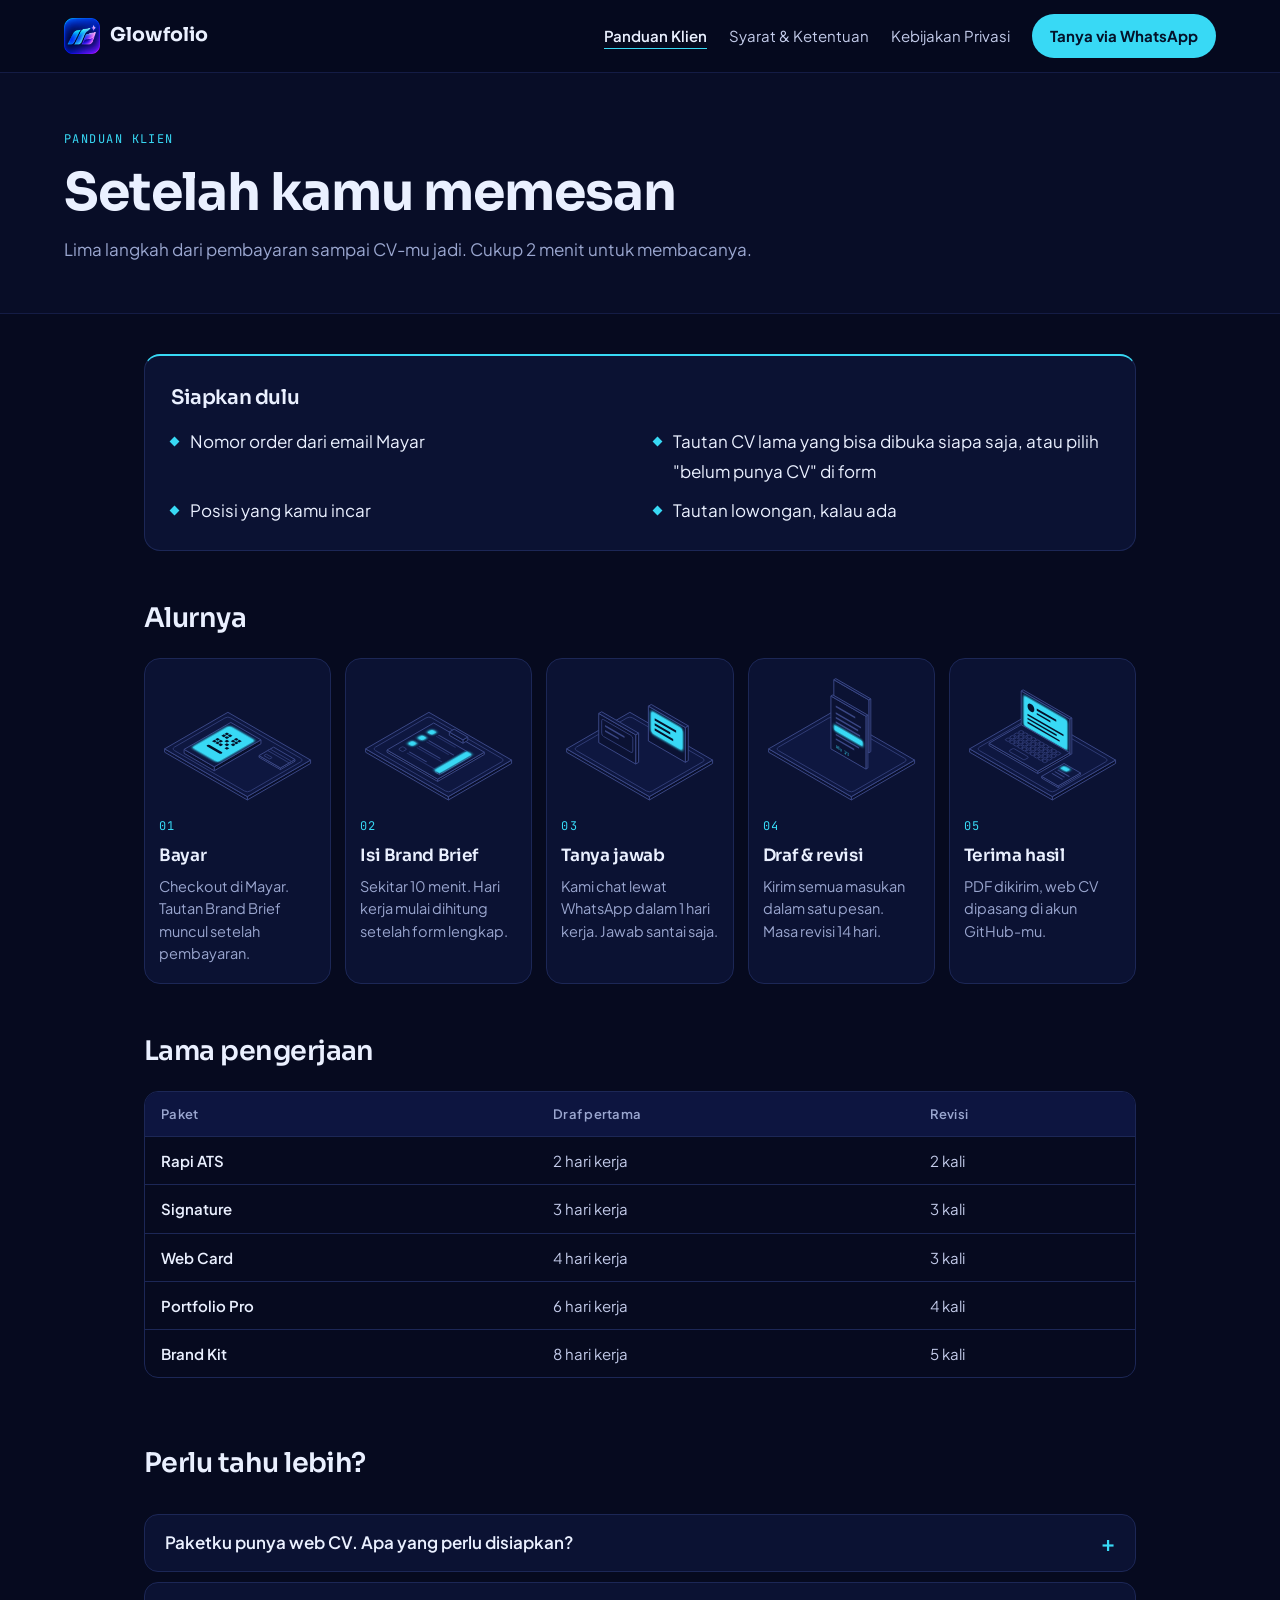
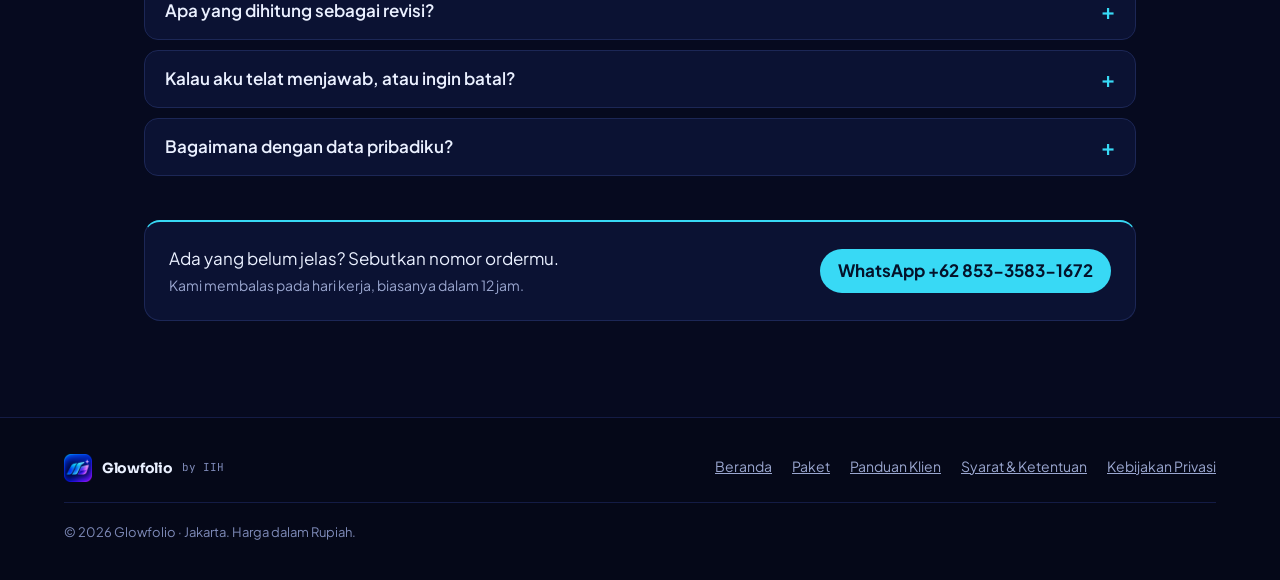
<file: panduan.html>
<!doctype html>
<html lang="id">
<head>
<meta charset="utf-8">
<meta name="viewport" content="width=device-width, initial-scale=1">
<title>Panduan Klien — Glowfolio</title>
<meta name="description" content="Lima langkah setelah kamu memesan di Glowfolio, dari pembayaran sampai CV dan web CV-mu jadi.">
<meta name="theme-color" content="#060A1F">
<link rel="icon" type="image/png" href="assets/favicon.png">
<link rel="apple-touch-icon" href="assets/apple-touch-icon.png">
<link rel="preconnect" href="https://fonts.googleapis.com">
<link rel="stylesheet" href="https://fonts.googleapis.com/css2?family=JetBrains+Mono:wght@500&family=Plus+Jakarta+Sans:wght@400;500;600;700&family=Sora:wght@500;600;700&display=swap">
<link rel="stylesheet" href="assets/legal.css">
<style>
.page{max-width:1040px;margin:0 auto;padding:40px 24px 96px;display:flex;flex-direction:column;gap:44px}
.page h2{margin:0 0 16px;font-size:clamp(22px,2.4vw,27px);font-weight:600}
.ready{margin:0}
.ready ul{display:grid;grid-template-columns:repeat(2,minmax(0,1fr));gap:10px 28px}
.steps{list-style:none;margin:0;padding:0;display:grid;grid-template-columns:repeat(5,minmax(0,1fr));gap:14px}
.step{background:var(--card);border:1px solid var(--line);border-radius:16px;padding:14px 14px 18px;display:flex;flex-direction:column;gap:10px;transition:border-color .2s}
.step:hover{border-color:var(--line-2)}
.step-txt{display:flex;flex-direction:column;gap:4px}
.step-n{font-size:12px;letter-spacing:.1em;color:var(--accent)}
.step h3{margin:0;font-size:17px;font-weight:600}
.step p{margin:0;font-size:14.5px;line-height:1.55;color:var(--muted)}
svg.iso{width:100%;height:auto;display:block}
.iso rect{vector-effect:non-scaling-stroke;stroke-linejoin:round}
.iso .ft{fill:#0E1740;stroke:#3A4785;stroke-width:1}
.iso .ff{fill:#0B1233;stroke:#3A4785;stroke-width:1}
.iso .fs{fill:#080E2A;stroke:#3A4785;stroke-width:1}
.iso .dt{fill:none;stroke:#2F3B74;stroke-width:1}
.iso .ln{fill:#3A4785}.iso .ln2{fill:#26326A}
.iso .ink{fill:#04122A}
.iso .gl,.iso .acf,.iso .acft{fill:var(--accent);filter:url(#gf-glow)}
.iso .acft{stroke:var(--accent)}
.iso .tx{font-family:'JetBrains Mono',monospace;font-size:7px;fill:var(--accent);letter-spacing:.06em}
.step:hover .gl,.step:hover .acf{animation:gfpulse 1.2s ease-in-out infinite}
@keyframes gfpulse{50%{opacity:.7}}
@media (prefers-reduced-motion: reduce){.step:hover .gl,.step:hover .acf{animation:none}}
.more{display:flex;flex-direction:column;gap:10px}
.more details{background:var(--card);border:1px solid var(--line);border-radius:14px}
.more summary{list-style:none;cursor:pointer;min-height:56px;padding:0 20px;display:flex;align-items:center;justify-content:space-between;gap:16px;font-weight:600;color:var(--ink)}
.more summary::-webkit-details-marker{display:none}
.more summary span{color:var(--accent);font-size:22px;transition:transform .2s;flex:none}
.more details[open] summary span{transform:rotate(45deg)}
.more .body{padding:0 20px 18px;font-size:15.5px;line-height:1.65}
.more .body p{margin:0 0 10px}.more .body ul{margin:0 0 10px;padding-left:20px}.more .body li{margin:0 0 6px}
.more .body li::marker{color:var(--accent)}
.contact{display:flex;flex-wrap:wrap;align-items:center;justify-content:space-between;gap:16px;background:var(--card);border:1px solid var(--line);border-top:2px solid var(--accent);border-radius:16px;padding:22px 24px}
.contact p{margin:0;color:var(--ink)}.contact small{display:block;color:var(--muted);font-size:14px}
@media (max-width: 1000px){.steps{grid-template-columns:repeat(3,minmax(0,1fr))}}
@media (max-width: 760px){
  .page{padding:28px 20px 72px;gap:36px}
  .ready ul{grid-template-columns:1fr}
  .steps{grid-template-columns:1fr}
  .step{flex-direction:row;align-items:center;gap:14px;padding:12px 14px}
  .step svg.iso{width:112px;flex:none}
}
</style>
</head>
<body>
<a class="skip" href="#isi">Langsung ke isi</a>
<svg width="0" height="0" style="position:absolute" aria-hidden="true"><defs>
<filter id="gf-glow" x="-60%" y="-60%" width="220%" height="220%"><feGaussianBlur stdDeviation="2.4" result="b"/><feMerge><feMergeNode in="b"/><feMergeNode in="b"/><feMergeNode in="SourceGraphic"/></feMerge></filter>
</defs></svg>

<header class="top">
  <div class="top-in">
    <a class="brand" href="./"><img src="assets/glowfolio-logo.png" alt=""><span>Glowfolio</span></a>
    <nav aria-label="Navigasi">
      <a class="nav-text" href="panduan.html" aria-current="page">Panduan<span class="lg"> Klien</span></a>
      <a class="nav-text" href="syarat.html"><span class="lg">Syarat &amp; Ketentuan</span><span class="sh">S&amp;K</span></a>
      <a class="nav-text" href="privasi.html"><span class="lg">Kebijakan </span>Privasi</a>
      <a class="btn btn-accent" href="https://wa.me/6285335831672">Tanya via WhatsApp</a>
    </nav>
  </div>
</header>

<div class="hero">
  <div class="hero-in">
    <div class="eyebrow mono">PANDUAN KLIEN</div>
    <h1 class="disp">Setelah kamu memesan</h1>
    <p>Lima langkah dari pembayaran sampai CV-mu jadi. Cukup 2 menit untuk membacanya.</p>
  </div>
</div>

<main id="isi" class="page">
  <div class="summary ready">
    <h2 class="disp" style="font-size:20px;margin-bottom:12px">Siapkan dulu</h2>
    <ul>
      <li>Nomor order dari email Mayar</li>
      <li>Tautan CV lama yang bisa dibuka siapa saja, atau pilih "belum punya CV" di form</li>
      <li>Posisi yang kamu incar</li>
      <li>Tautan lowongan, kalau ada</li>
    </ul>
  </div>

  <section aria-labelledby="alur-t">
    <h2 id="alur-t" class="disp">Alurnya</h2>
    <ol class="steps">
      <li class="step">
        <svg class="iso" viewBox="-122.6 -76.0 279.8 236.0" role="img" aria-label="Ponsel dengan kode QR pembayaran yang menyala"><g transform="matrix(0.8660 -0.5000 0.0000 1.0000 34.64 144.00)"><rect class="fs" width="130" height="6"/></g><g transform="matrix(0.8660 0.5000 0.0000 1.0000 -112.58 59.00)"><rect class="ff" width="170" height="6"/></g><g transform="matrix(0.8660 0.5000 -0.8660 0.5000 0.00 -6.00)"><rect class="ft" width="170" height="130"/></g><g transform="matrix(0.8660 0.5000 -0.8660 0.5000 0.00 -6.00)"><rect class="dt" x="7" y="7" width="156" height="116" rx="6"/></g><g transform="matrix(0.8660 -0.5000 0.0000 1.0000 93.53 93.00)"><rect class="fs" width="30" height="3"/></g><g transform="matrix(0.8660 0.5000 0.0000 1.0000 55.43 71.00)"><rect class="ff" width="44" height="3"/></g><g transform="matrix(0.8660 0.5000 -0.8660 0.5000 81.41 56.00)"><rect class="ft" width="44" height="30"/></g><g transform="matrix(0.8660 0.5000 -0.8660 0.5000 81.41 56.00)"><rect class="dt" x="0" y="7" width="44" height="5"/><rect class="dt" x="5" y="20" width="12" height="5"/></g><g transform="matrix(0.8660 -0.5000 0.0000 1.0000 -24.25 91.00)"><rect class="fs" width="96" height="7"/></g><g transform="matrix(0.8660 0.5000 0.0000 1.0000 -77.94 60.00)"><rect class="ff" width="62" height="7"/></g><g transform="matrix(0.8660 0.5000 -0.8660 0.5000 5.20 12.00)"><rect class="ft" width="62" height="96"/></g><g transform="matrix(0.8660 0.5000 -0.8660 0.5000 5.20 12.00)"><rect class="gl" x="5" y="8" width="52" height="76" rx="3"/></g><g transform="matrix(0.8660 0.5000 -0.8660 0.5000 5.20 12.00)"><rect class="ink" x="14.0" y="22.0" width="5" height="5"/><rect class="ink" x="14.0" y="28.4" width="5" height="5"/><rect class="ink" x="20.4" y="22.0" width="5" height="5"/><rect class="ink" x="20.4" y="28.4" width="5" height="5"/><rect class="ink" x="33.2" y="22.0" width="5" height="5"/><rect class="ink" x="39.6" y="22.0" width="5" height="5"/><rect class="ink" x="39.6" y="28.4" width="5" height="5"/><rect class="ink" x="33.2" y="28.4" width="5" height="5"/><rect class="ink" x="14.0" y="41.2" width="5" height="5"/><rect class="ink" x="20.4" y="41.2" width="5" height="5"/><rect class="ink" x="14.0" y="47.6" width="5" height="5"/><rect class="ink" x="20.4" y="47.6" width="5" height="5"/><rect class="ink" x="26.8" y="34.8" width="5" height="5"/><rect class="ink" x="33.2" y="41.2" width="5" height="5"/><rect class="ink" x="39.6" y="47.6" width="5" height="5"/><rect class="ink" x="26.8" y="47.6" width="5" height="5"/><rect class="ink" x="39.6" y="34.8" width="5" height="5"/><rect class="ink" x="16" y="62" width="30" height="5" rx="2.5"/></g></svg>
        <div class="step-txt"><span class="mono step-n">01</span><h3 class="disp">Bayar</h3><p>Checkout di Mayar. Tautan Brand Brief muncul setelah pembayaran.</p></div>
      </li>
      <li class="step">
        <svg class="iso" viewBox="-122.6 -76.0 279.8 236.0" role="img" aria-label="Form Brand Brief dengan kotak centang yang menyala"><g transform="matrix(0.8660 -0.5000 0.0000 1.0000 34.64 144.00)"><rect class="fs" width="130" height="6"/></g><g transform="matrix(0.8660 0.5000 0.0000 1.0000 -112.58 59.00)"><rect class="ff" width="170" height="6"/></g><g transform="matrix(0.8660 0.5000 -0.8660 0.5000 0.00 -6.00)"><rect class="ft" width="170" height="130"/></g><g transform="matrix(0.8660 0.5000 -0.8660 0.5000 0.00 -6.00)"><rect class="dt" x="7" y="7" width="156" height="116" rx="6"/></g><g transform="matrix(0.8660 -0.5000 0.0000 1.0000 15.59 113.00)"><rect class="fs" width="96" height="4"/></g><g transform="matrix(0.8660 0.5000 0.0000 1.0000 -74.48 61.00)"><rect class="ff" width="104" height="4"/></g><g transform="matrix(0.8660 0.5000 -0.8660 0.5000 8.66 13.00)"><rect class="ft" width="104" height="96"/></g><g transform="matrix(0.8660 -0.5000 0.0000 1.0000 60.62 43.00)"><rect class="fs" width="10" height="6"/></g><g transform="matrix(0.8660 0.5000 0.0000 1.0000 36.37 29.00)"><rect class="ff" width="28" height="6"/></g><g transform="matrix(0.8660 0.5000 -0.8660 0.5000 45.03 24.00)"><rect class="ft" width="28" height="10"/></g><g transform="matrix(0.8660 0.5000 -0.8660 0.5000 8.66 13.00)"><rect class="acf" x="10" y="14" width="9" height="9" rx="1.5"/><rect class="ln" x="26" y="15.5" width="60" height="2"/><rect class="ln2" x="26" y="20" width="40" height="2"/><rect class="acf" x="10" y="34" width="9" height="9" rx="1.5"/><rect class="ln" x="26" y="35.5" width="52" height="2"/><rect class="ln2" x="26" y="40" width="46" height="2"/><rect class="acf" x="10" y="54" width="9" height="9" rx="1.5"/><rect class="ln" x="26" y="55.5" width="44" height="2"/><rect class="ln2" x="26" y="60" width="52" height="2"/><rect class="dt" x="10" y="74" width="9" height="9" rx="1.5"/><rect class="ln" x="26" y="75.5" width="36" height="2"/><rect class="ln2" x="26" y="80" width="58" height="2"/></g><g transform="matrix(0.8660 -0.5000 0.0000 1.0000 19.05 101.00)"><rect class="fs" width="64" height="4"/></g><g transform="matrix(0.8660 0.5000 0.0000 1.0000 12.12 97.00)"><rect class="ff" width="8" height="4"/></g><g transform="matrix(0.8660 0.5000 -0.8660 0.5000 67.55 65.00)"><rect class="acft" width="8" height="64"/></g></svg>
        <div class="step-txt"><span class="mono step-n">02</span><h3 class="disp">Isi Brand Brief</h3><p>Sekitar 10 menit. Hari kerja mulai dihitung setelah form lengkap.</p></div>
      </li>
      <li class="step">
        <svg class="iso" viewBox="-122.6 -76.0 279.8 236.0" role="img" aria-label="Dua gelembung chat, balasan yang menyala"><g transform="matrix(0.8660 -0.5000 0.0000 1.0000 34.64 144.00)"><rect class="fs" width="130" height="6"/></g><g transform="matrix(0.8660 0.5000 0.0000 1.0000 -112.58 59.00)"><rect class="ff" width="170" height="6"/></g><g transform="matrix(0.8660 0.5000 -0.8660 0.5000 0.00 -6.00)"><rect class="ft" width="170" height="130"/></g><g transform="matrix(0.8660 0.5000 -0.8660 0.5000 0.00 -6.00)"><rect class="dt" x="7" y="7" width="156" height="116" rx="6"/></g><g transform="matrix(0.8660 -0.5000 0.0000 1.0000 98.73 21.00)"><rect class="fs" width="6" height="62"/></g><g transform="matrix(0.8660 0.5000 0.0000 1.0000 32.91 -17.00)"><rect class="ff" width="76" height="62"/></g><g transform="matrix(0.8660 0.5000 -0.8660 0.5000 38.11 -20.00)"><rect class="ft" width="76" height="6"/></g><g transform="matrix(0.8660 0.5000 0.0000 1.0000 32.91 -17.00)"><rect class="gl" x="6" y="6" width="64" height="38" rx="4"/><rect class="ink" x="13" y="15" width="44" height="4"/><rect class="ink" x="13" y="24" width="32" height="4"/><rect class="ink" x="13" y="33" width="38" height="4"/></g><g transform="matrix(0.8660 -0.5000 0.0000 1.0000 10.39 34.00)"><rect class="fs" width="6" height="52"/></g><g transform="matrix(0.8660 0.5000 0.0000 1.0000 -55.43 -4.00)"><rect class="ff" width="76" height="52"/></g><g transform="matrix(0.8660 0.5000 -0.8660 0.5000 -50.23 -7.00)"><rect class="ft" width="76" height="6"/></g><g transform="matrix(0.8660 0.5000 0.0000 1.0000 -55.43 -4.00)"><rect class="dt" x="6" y="6" width="64" height="30" rx="4"/><rect class="ln" x="13" y="14" width="40" height="3"/><rect class="ln" x="13" y="23" width="28" height="3"/></g></svg>
        <div class="step-txt"><span class="mono step-n">03</span><h3 class="disp">Tanya jawab</h3><p>Kami chat lewat WhatsApp dalam 1 hari kerja. Jawab santai saja.</p></div>
      </li>
      <li class="step">
        <svg class="iso" viewBox="-122.6 -76.0 279.8 236.0" role="img" aria-label="Lembar draf CV dengan baris revisi yang menyala"><g transform="matrix(0.8660 -0.5000 0.0000 1.0000 34.64 144.00)"><rect class="fs" width="130" height="6"/></g><g transform="matrix(0.8660 0.5000 0.0000 1.0000 -112.58 59.00)"><rect class="ff" width="170" height="6"/></g><g transform="matrix(0.8660 0.5000 -0.8660 0.5000 0.00 -6.00)"><rect class="ft" width="170" height="130"/></g><g transform="matrix(0.8660 0.5000 -0.8660 0.5000 0.00 -6.00)"><rect class="dt" x="7" y="7" width="156" height="116" rx="6"/></g><g transform="matrix(0.8660 -0.5000 0.0000 1.0000 65.82 -28.00)"><rect class="fs" width="4" height="94"/></g><g transform="matrix(0.8660 0.5000 0.0000 1.0000 3.46 -64.00)"><rect class="ff" width="72" height="94"/></g><g transform="matrix(0.8660 0.5000 -0.8660 0.5000 6.93 -66.00)"><rect class="ft" width="72" height="4"/></g><g transform="matrix(0.8660 -0.5000 0.0000 1.0000 60.62 1.00)"><rect class="fs" width="4" height="94"/></g><g transform="matrix(0.8660 0.5000 0.0000 1.0000 -1.73 -35.00)"><rect class="ff" width="72" height="94"/></g><g transform="matrix(0.8660 0.5000 -0.8660 0.5000 1.73 -37.00)"><rect class="ft" width="72" height="4"/></g><g transform="matrix(0.8660 0.5000 0.0000 1.0000 -1.73 -35.00)"><rect class="ln" x="10" y="12" width="40" height="3"/><rect class="ln" x="10" y="24" width="52" height="3"/><rect class="ln" x="10" y="32" width="46" height="3"/><rect class="ln" x="10" y="40" width="50" height="3"/><rect class="ln" x="10" y="62" width="48" height="3"/><rect class="ln" x="10" y="70" width="38" height="3"/><rect class="gl" x="7" y="48" width="58" height="9" rx="2"/><text class="tx" x="10" y="88">REV 1/3</text></g></svg>
        <div class="step-txt"><span class="mono step-n">04</span><h3 class="disp">Draf &amp; revisi</h3><p>Kirim semua masukan dalam satu pesan. Masa revisi 14 hari.</p></div>
      </li>
      <li class="step">
        <svg class="iso" viewBox="-122.6 -76.0 279.8 236.0" role="img" aria-label="Laptop menampilkan web CV yang menyala dan file PDF"><g transform="matrix(0.8660 -0.5000 0.0000 1.0000 34.64 144.00)"><rect class="fs" width="130" height="6"/></g><g transform="matrix(0.8660 0.5000 0.0000 1.0000 -112.58 59.00)"><rect class="ff" width="170" height="6"/></g><g transform="matrix(0.8660 0.5000 -0.8660 0.5000 0.00 -6.00)"><rect class="ft" width="170" height="130"/></g><g transform="matrix(0.8660 0.5000 -0.8660 0.5000 0.00 -6.00)"><rect class="dt" x="7" y="7" width="156" height="116" rx="6"/></g><g transform="matrix(0.8660 -0.5000 0.0000 1.0000 65.82 6.00)"><rect class="fs" width="4" height="64"/></g><g transform="matrix(0.8660 0.5000 0.0000 1.0000 -20.78 -44.00)"><rect class="ff" width="100" height="64"/></g><g transform="matrix(0.8660 0.5000 -0.8660 0.5000 -17.32 -46.00)"><rect class="ft" width="100" height="4"/></g><g transform="matrix(0.8660 0.5000 0.0000 1.0000 -20.78 -44.00)"><rect class="gl" x="6" y="6" width="88" height="52" rx="2"/><rect class="ink" x="13" y="13" width="14" height="14" rx="7"/><rect class="ink" x="32" y="15" width="40" height="4"/><rect class="ink" x="32" y="23" width="28" height="3"/><rect class="ink" x="13" y="34" width="74" height="3"/><rect class="ink" x="13" y="41" width="60" height="3"/><rect class="ink" x="13" y="48" width="66" height="3"/></g><g transform="matrix(0.8660 -0.5000 0.0000 1.0000 8.66 99.00)"><rect class="fs" width="66" height="4"/></g><g transform="matrix(0.8660 0.5000 0.0000 1.0000 -77.94 49.00)"><rect class="ff" width="100" height="4"/></g><g transform="matrix(0.8660 0.5000 -0.8660 0.5000 -20.78 16.00)"><rect class="ft" width="100" height="66"/></g><g transform="matrix(0.8660 0.5000 -0.8660 0.5000 -20.78 16.00)"><rect class="dt" x="10.0" y="10" width="6.6" height="6.6" rx="1"/><rect class="dt" x="18.4" y="10" width="6.6" height="6.6" rx="1"/><rect class="dt" x="26.8" y="10" width="6.6" height="6.6" rx="1"/><rect class="dt" x="35.2" y="10" width="6.6" height="6.6" rx="1"/><rect class="dt" x="43.6" y="10" width="6.6" height="6.6" rx="1"/><rect class="dt" x="52.0" y="10" width="6.6" height="6.6" rx="1"/><rect class="dt" x="60.4" y="10" width="6.6" height="6.6" rx="1"/><rect class="dt" x="68.8" y="10" width="6.6" height="6.6" rx="1"/><rect class="dt" x="77.2" y="10" width="6.6" height="6.6" rx="1"/><rect class="dt" x="85.6" y="10" width="6.6" height="6.6" rx="1"/><rect class="dt" x="10.0" y="19" width="6.6" height="6.6" rx="1"/><rect class="dt" x="18.4" y="19" width="6.6" height="6.6" rx="1"/><rect class="dt" x="26.8" y="19" width="6.6" height="6.6" rx="1"/><rect class="dt" x="35.2" y="19" width="6.6" height="6.6" rx="1"/><rect class="dt" x="43.6" y="19" width="6.6" height="6.6" rx="1"/><rect class="dt" x="52.0" y="19" width="6.6" height="6.6" rx="1"/><rect class="dt" x="60.4" y="19" width="6.6" height="6.6" rx="1"/><rect class="dt" x="68.8" y="19" width="6.6" height="6.6" rx="1"/><rect class="dt" x="77.2" y="19" width="6.6" height="6.6" rx="1"/><rect class="dt" x="85.6" y="19" width="6.6" height="6.6" rx="1"/><rect class="dt" x="10.0" y="28" width="6.6" height="6.6" rx="1"/><rect class="dt" x="18.4" y="28" width="6.6" height="6.6" rx="1"/><rect class="dt" x="26.8" y="28" width="6.6" height="6.6" rx="1"/><rect class="dt" x="35.2" y="28" width="6.6" height="6.6" rx="1"/><rect class="dt" x="43.6" y="28" width="6.6" height="6.6" rx="1"/><rect class="dt" x="52.0" y="28" width="6.6" height="6.6" rx="1"/><rect class="dt" x="60.4" y="28" width="6.6" height="6.6" rx="1"/><rect class="dt" x="68.8" y="28" width="6.6" height="6.6" rx="1"/><rect class="dt" x="77.2" y="28" width="6.6" height="6.6" rx="1"/><rect class="dt" x="85.6" y="28" width="6.6" height="6.6" rx="1"/><rect class="dt" x="10.0" y="37" width="6.6" height="6.6" rx="1"/><rect class="dt" x="18.4" y="37" width="6.6" height="6.6" rx="1"/><rect class="dt" x="26.8" y="37" width="6.6" height="6.6" rx="1"/><rect class="dt" x="35.2" y="37" width="6.6" height="6.6" rx="1"/><rect class="dt" x="43.6" y="37" width="6.6" height="6.6" rx="1"/><rect class="dt" x="52.0" y="37" width="6.6" height="6.6" rx="1"/><rect class="dt" x="60.4" y="37" width="6.6" height="6.6" rx="1"/><rect class="dt" x="68.8" y="37" width="6.6" height="6.6" rx="1"/><rect class="dt" x="77.2" y="37" width="6.6" height="6.6" rx="1"/><rect class="dt" x="85.6" y="37" width="6.6" height="6.6" rx="1"/><rect class="dt" x="34" y="50" width="32" height="10" rx="2"/></g><g transform="matrix(0.8660 -0.5000 0.0000 1.0000 45.03 125.00)"><rect class="fs" width="46" height="3"/></g><g transform="matrix(0.8660 0.5000 0.0000 1.0000 15.59 108.00)"><rect class="ff" width="34" height="3"/></g><g transform="matrix(0.8660 0.5000 -0.8660 0.5000 55.43 85.00)"><rect class="ft" width="34" height="46"/></g><g transform="matrix(0.8660 0.5000 -0.8660 0.5000 55.43 85.00)"><rect class="acf" x="5" y="5" width="12" height="7" rx="1"/><rect class="ln" x="5" y="17" width="24" height="2"/><rect class="ln" x="5" y="23" width="20" height="2"/><rect class="ln" x="5" y="29" width="22" height="2"/></g></svg>
        <div class="step-txt"><span class="mono step-n">05</span><h3 class="disp">Terima hasil</h3><p>PDF dikirim, web CV dipasang di akun GitHub-mu.</p></div>
      </li>
    </ol>
  </section>

  <section aria-labelledby="waktu-t">
    <h2 id="waktu-t" class="disp">Lama pengerjaan</h2>
    <div class="table">
      <table>
        <thead><tr><th scope="col">Paket</th><th scope="col">Draf pertama</th><th scope="col">Revisi</th></tr></thead>
        <tbody>
          <tr><th scope="row">Rapi ATS</th><td data-label="Draf pertama">2 hari kerja</td><td data-label="Revisi">2 kali</td></tr>
          <tr><th scope="row">Signature</th><td data-label="Draf pertama">3 hari kerja</td><td data-label="Revisi">3 kali</td></tr>
          <tr><th scope="row">Web Card</th><td data-label="Draf pertama">4 hari kerja</td><td data-label="Revisi">3 kali</td></tr>
          <tr><th scope="row">Portfolio Pro</th><td data-label="Draf pertama">6 hari kerja</td><td data-label="Revisi">4 kali</td></tr>
          <tr><th scope="row">Brand Kit</th><td data-label="Draf pertama">8 hari kerja</td><td data-label="Revisi">5 kali</td></tr>
        </tbody>
      </table>
    </div>
  </section>

  <section class="more" aria-labelledby="more-t">
    <h2 id="more-t" class="disp">Perlu tahu lebih?</h2>
    <details>
      <summary>Paketku punya web CV. Apa yang perlu disiapkan? <span aria-hidden="true">+</span></summary>
      <div class="body">
        <p>Akun GitHub, gratis. Daftar di <a href="https://github.com/signup">github.com/signup</a>, verifikasi email, lalu kirim username-mu lewat WhatsApp. Pemasangannya kami pandu.</p>
        <p>Username menjadi alamat web CV (<span class="mono">username.github.io</span>), jadi pakai nama aslimu dengan huruf kecil, misalnya <span class="mono">nadiaputri</span>. Sudah punya situs di alamat itu? Web CV dipasang di <span class="mono">username.github.io/cv</span>.</p>
      </div>
    </details>
    <details>
      <summary>Apa yang dihitung sebagai revisi? <span aria-hidden="true">+</span></summary>
      <div class="body">
        <p>Satu pesan berisi beberapa masukan dihitung satu revisi. Salah ketik dari pihak kami diperbaiki gratis. Mengganti target posisi sepenuhnya dihitung sebagai pesanan baru. Detailnya di <a href="syarat.html#revisi">Syarat &amp; Ketentuan</a>.</p>
      </div>
    </details>
    <details>
      <summary>Kalau aku telat menjawab, atau ingin batal? <span aria-hidden="true">+</span></summary>
      <div class="body">
        <p>Tenggat kami bergeser sebanyak hari kamu menunggu. Batal sebelum pengerjaan dimulai mendapat refund penuh, begitu juga kalau draf pertama kami terlambat lebih dari dua kali waktu pengerjaan. Aturan lengkapnya di <a href="syarat.html#refund">Syarat &amp; Ketentuan</a>.</p>
      </div>
    </details>
    <details>
      <summary>Bagaimana dengan data pribadiku? <span aria-hidden="true">+</span></summary>
      <div class="body">
        <p>Nomor HP dan alamat tidak pernah tampil di web CV. Jawaban Brand Brief dan file kerja dihapus paling lambat 90 hari setelah pesanan selesai. Selengkapnya di <a href="privasi.html">Kebijakan Privasi</a>.</p>
      </div>
    </details>
  </section>

  <div class="contact">
    <p>Ada yang belum jelas? Sebutkan nomor ordermu.<small>Kami membalas pada hari kerja, biasanya dalam 12 jam.</small></p>
    <a class="btn btn-accent" href="https://wa.me/6285335831672">WhatsApp +62 853-3583-1672</a>
  </div>
</main>

<footer class="foot">
  <div class="foot-in">
    <div style="display:flex;align-items:center;gap:10px"><img src="assets/glowfolio-logo.png" alt="" style="width:28px;height:28px;object-fit:contain"><span class="disp" style="font-weight:700">Glowfolio</span><span class="mono" style="font-size:11px;color:var(--quiet)">by IIH</span></div>
    <nav class="foot-links" aria-label="Tautan kaki">
      <a href="./">Beranda</a>
      <a href="./#paket">Paket</a>
      <a href="panduan.html" aria-current="page">Panduan Klien</a>
      <a href="syarat.html">Syarat &amp; Ketentuan</a>
      <a href="privasi.html">Kebijakan Privasi</a>
    </nav>
    <small>© 2026 Glowfolio · Jakarta. Harga dalam Rupiah.</small>
  </div>
</footer>
<div class="fabwrap">
<details class="mmenu">
<summary class="mfab" aria-label="Buka menu"><svg class="ic-m" viewBox="0 0 24 24" aria-hidden="true"><path d="M4 7h16M4 12h16M4 17h16" fill="none" stroke="currentColor" stroke-width="2" stroke-linecap="round"/></svg><svg class="ic-x" viewBox="0 0 24 24" aria-hidden="true"><path d="M6 6l12 12M18 6L6 18" fill="none" stroke="currentColor" stroke-width="2" stroke-linecap="round"/></svg></summary>
<nav class="msheet" aria-label="Menu">
<p class="mono msh-t">HALAMAN</p>
<div class="msh-grid">
<a href="./">Beranda</a>
<a href="./#paket">Paket &amp; harga</a>
<a href="panduan.html" aria-current="page">Panduan klien</a>
<a href="syarat.html">Syarat &amp; ketentuan</a>
<a href="privasi.html">Kebijakan privasi</a>
<a href="./#faq">FAQ</a>
</div>
<a class="btn btn-accent" href="https://wa.me/6285335831672">Tanya via WhatsApp</a>
</nav>
</details>
</div>
<script src="assets/legal.js"></script>
</body>
</html>
</file>
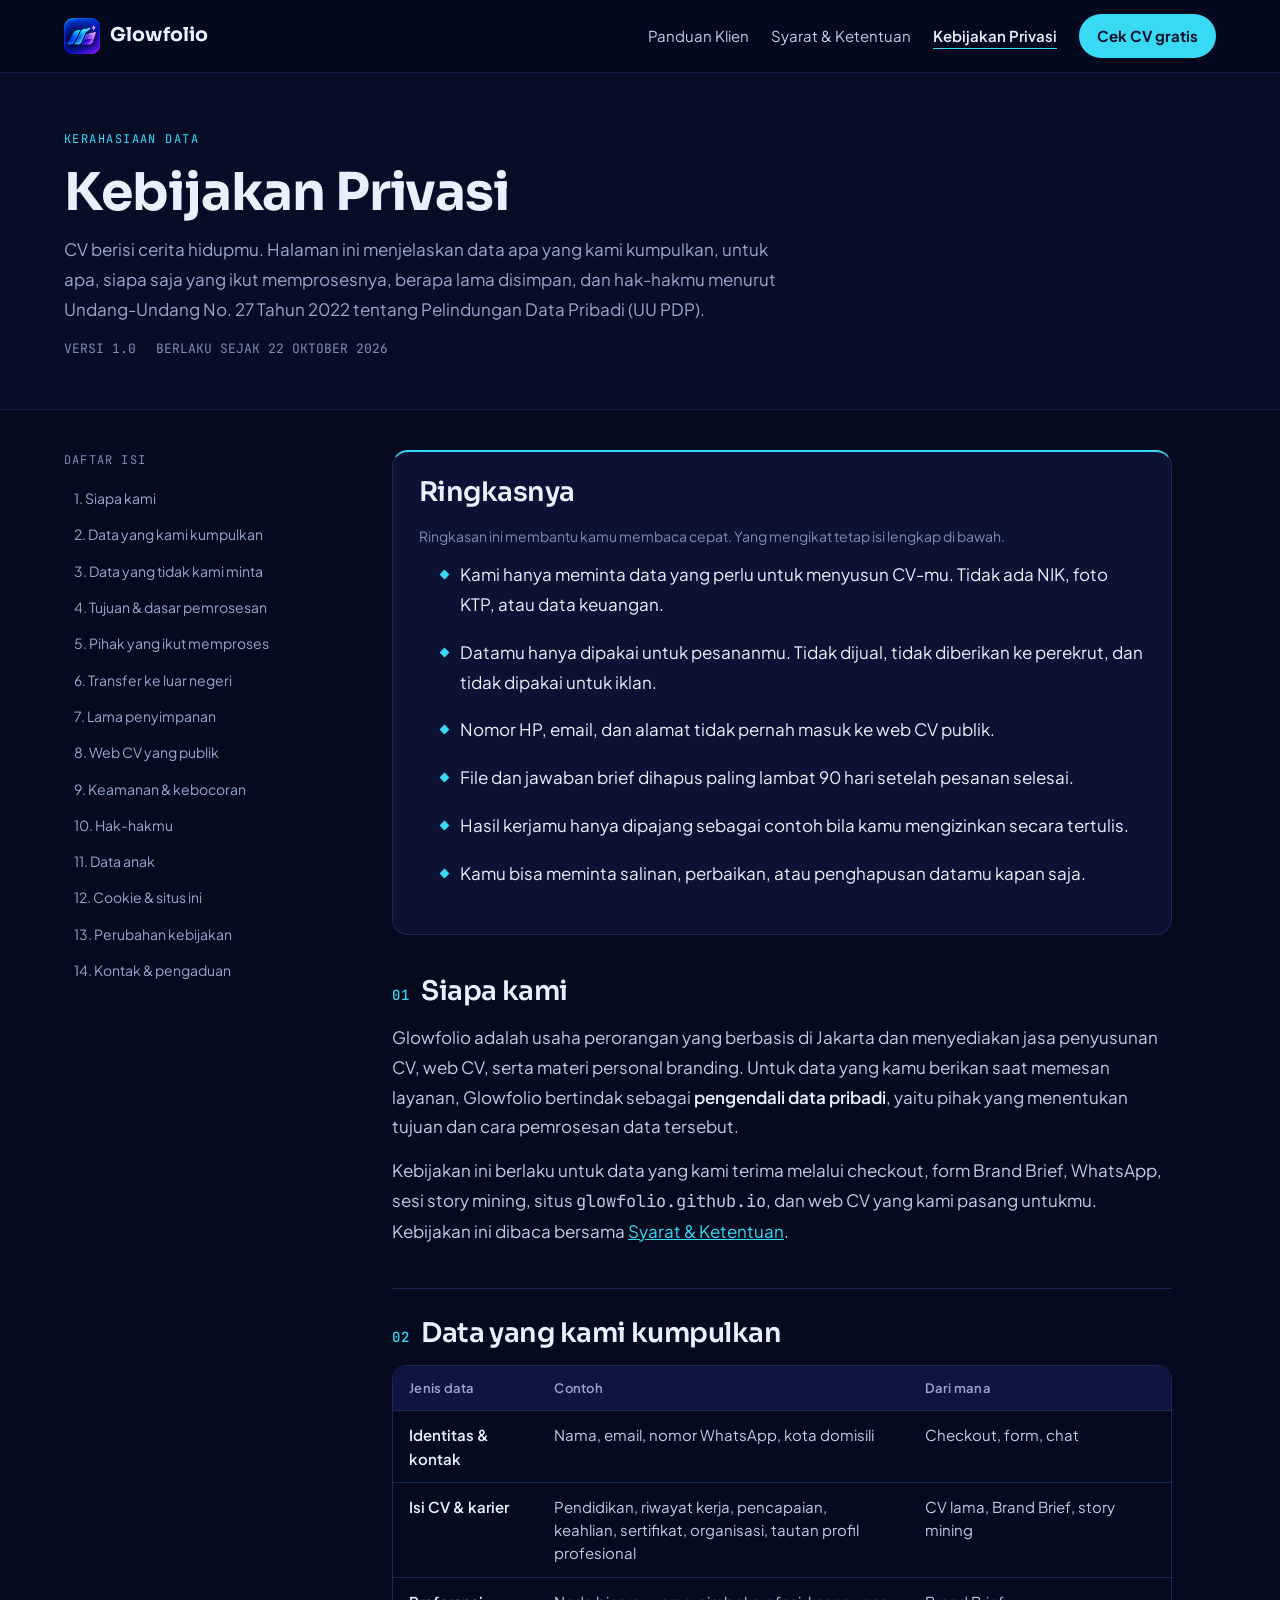
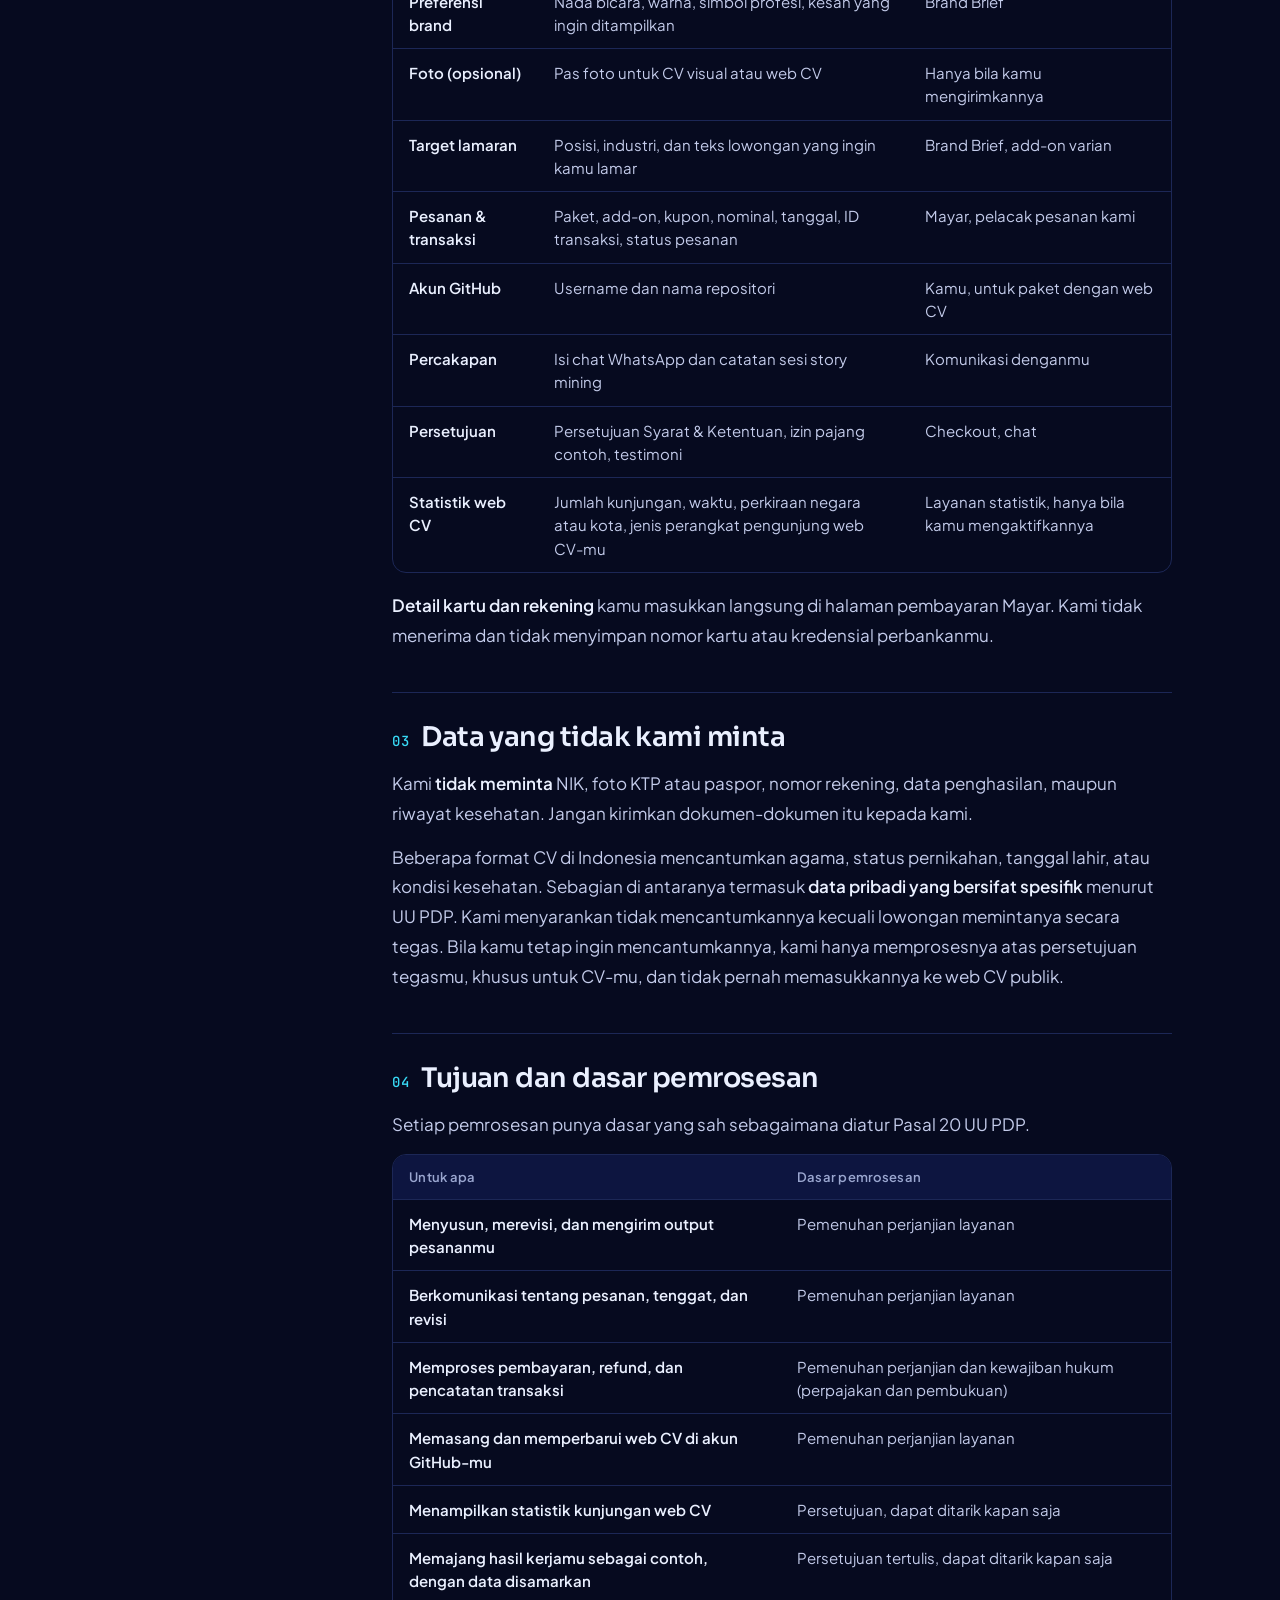
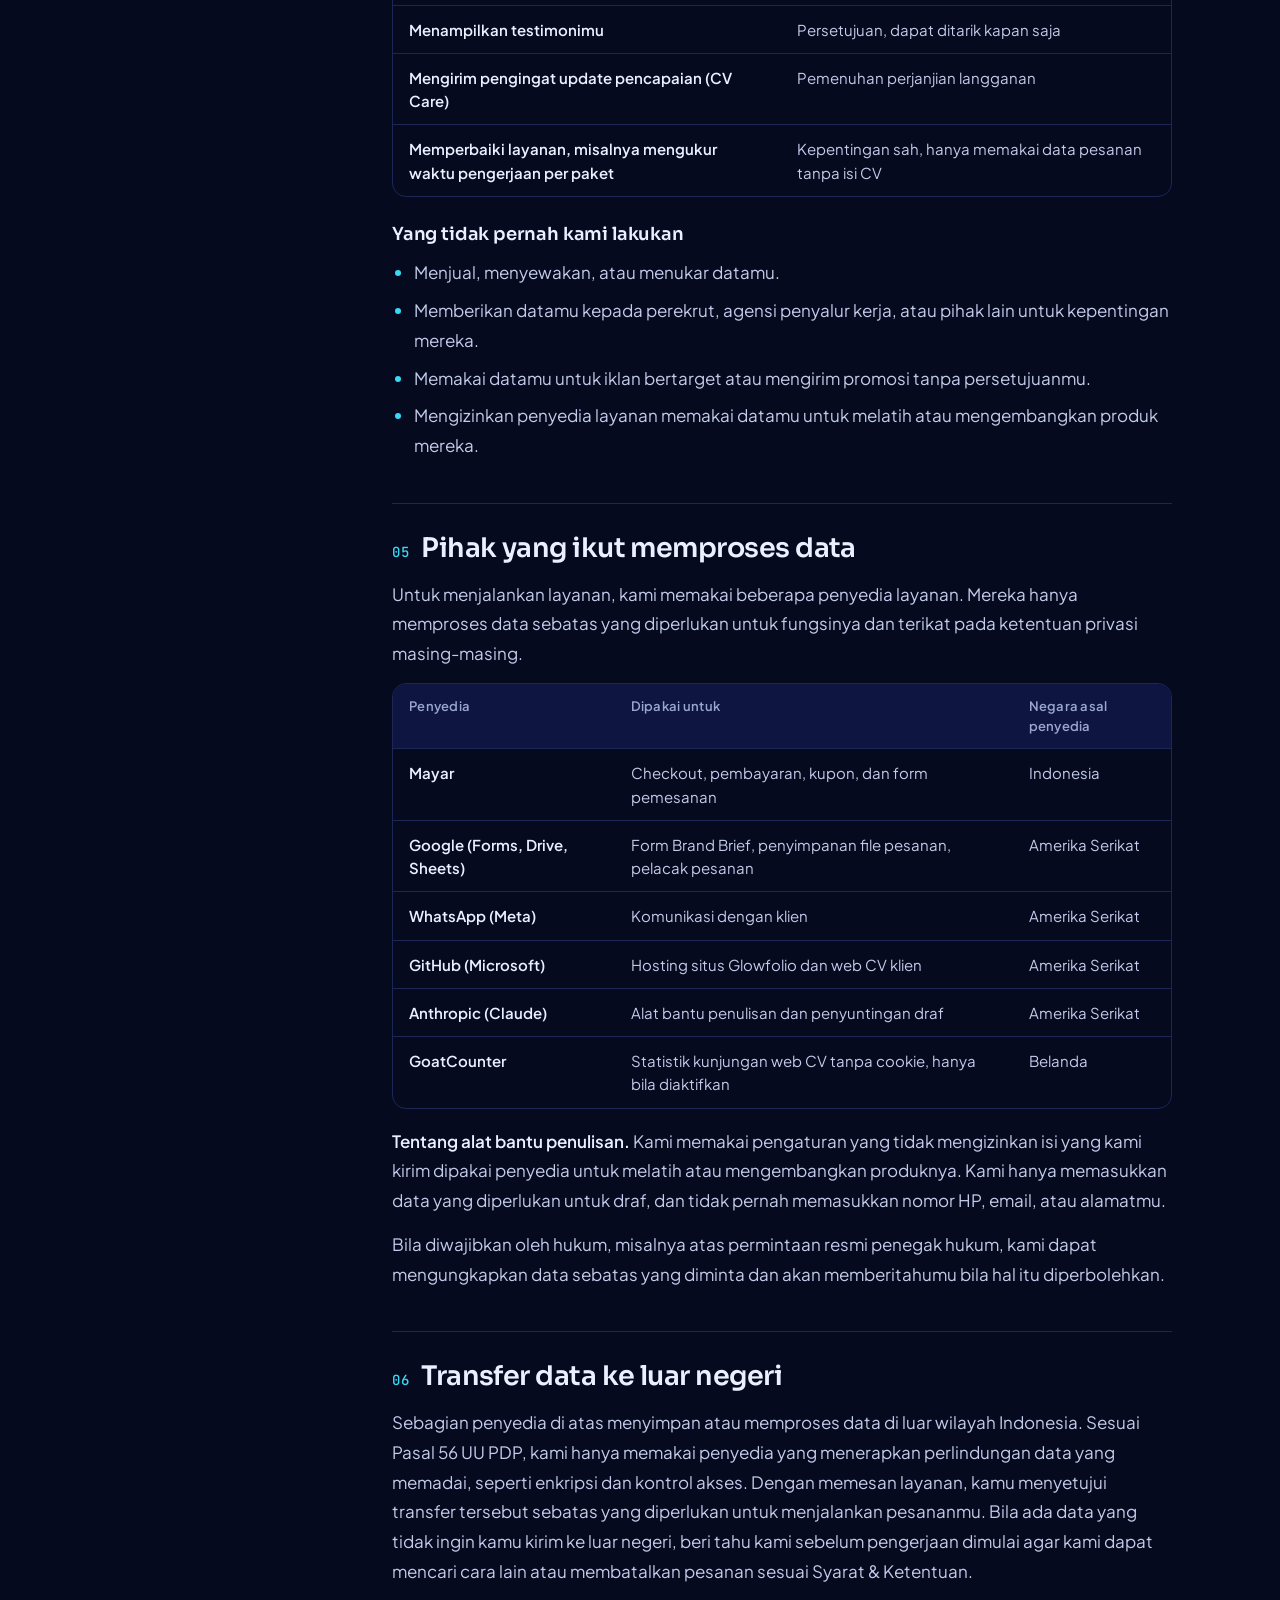
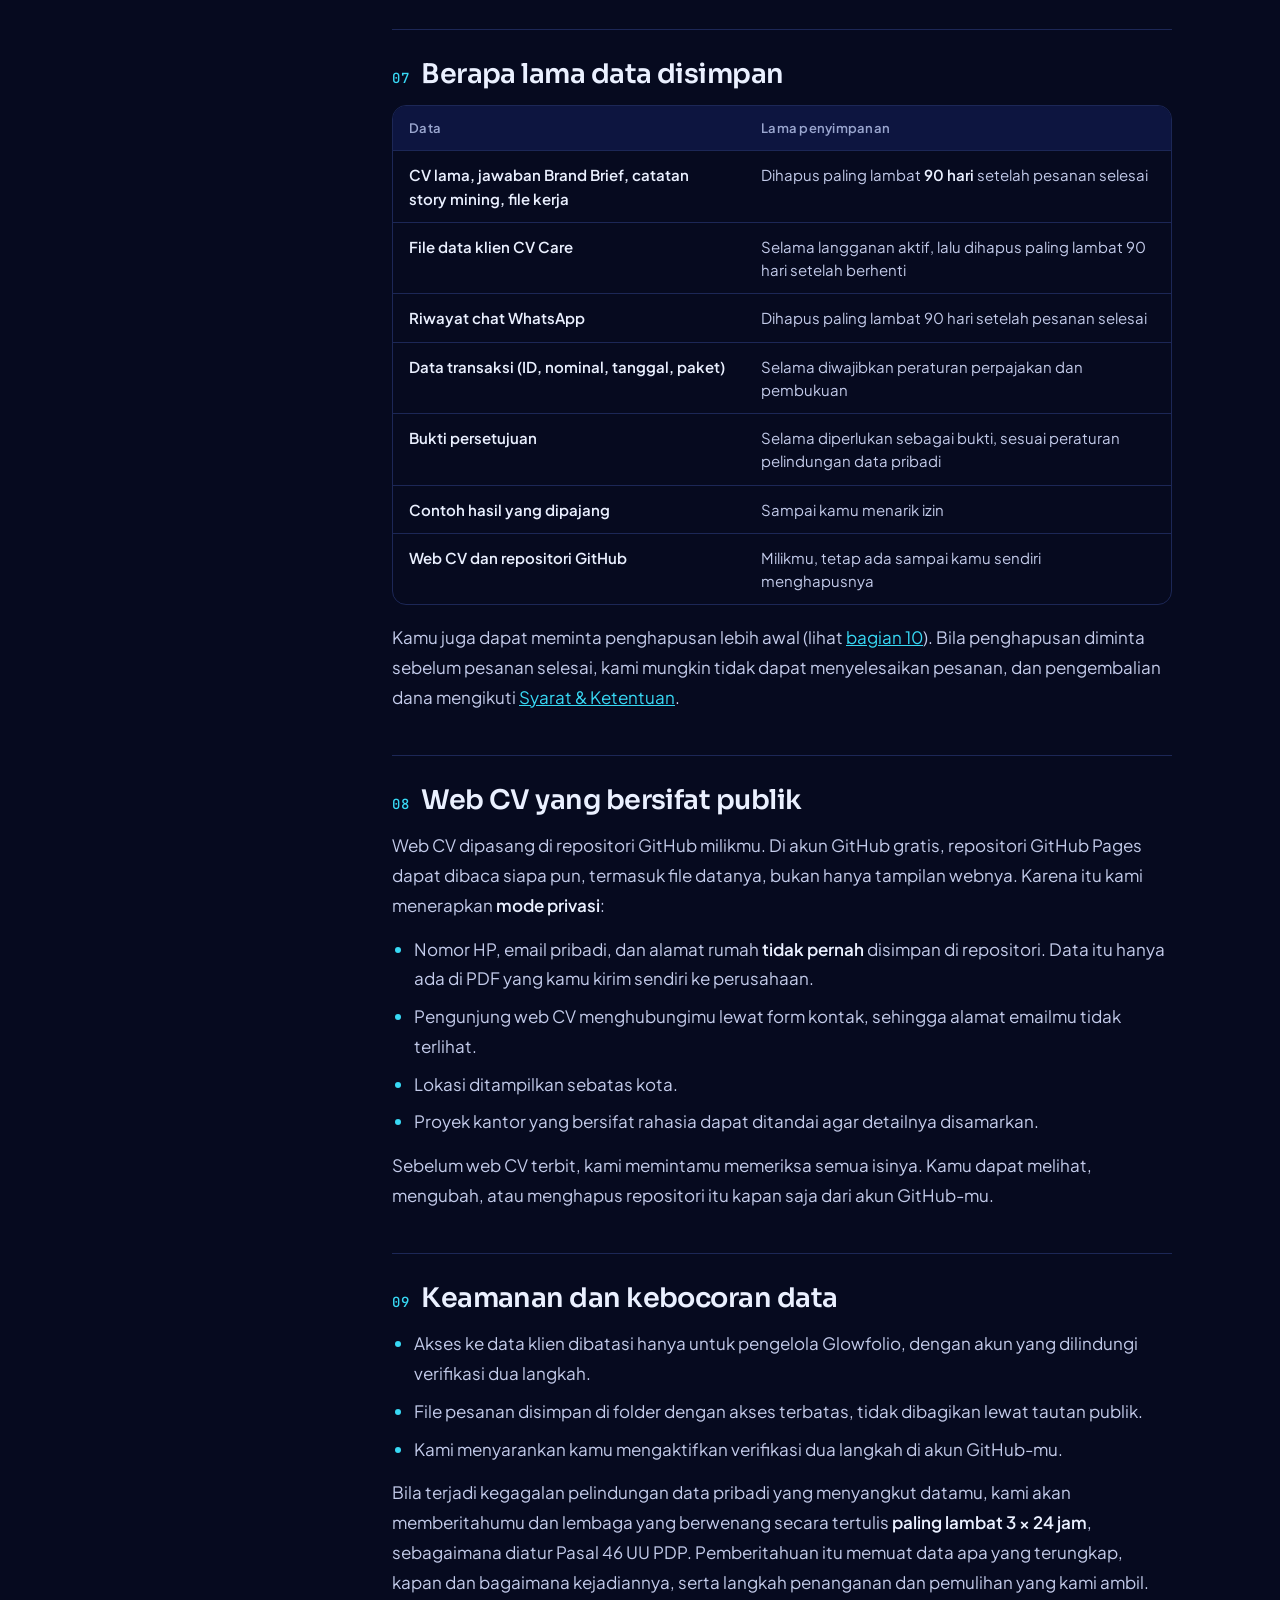
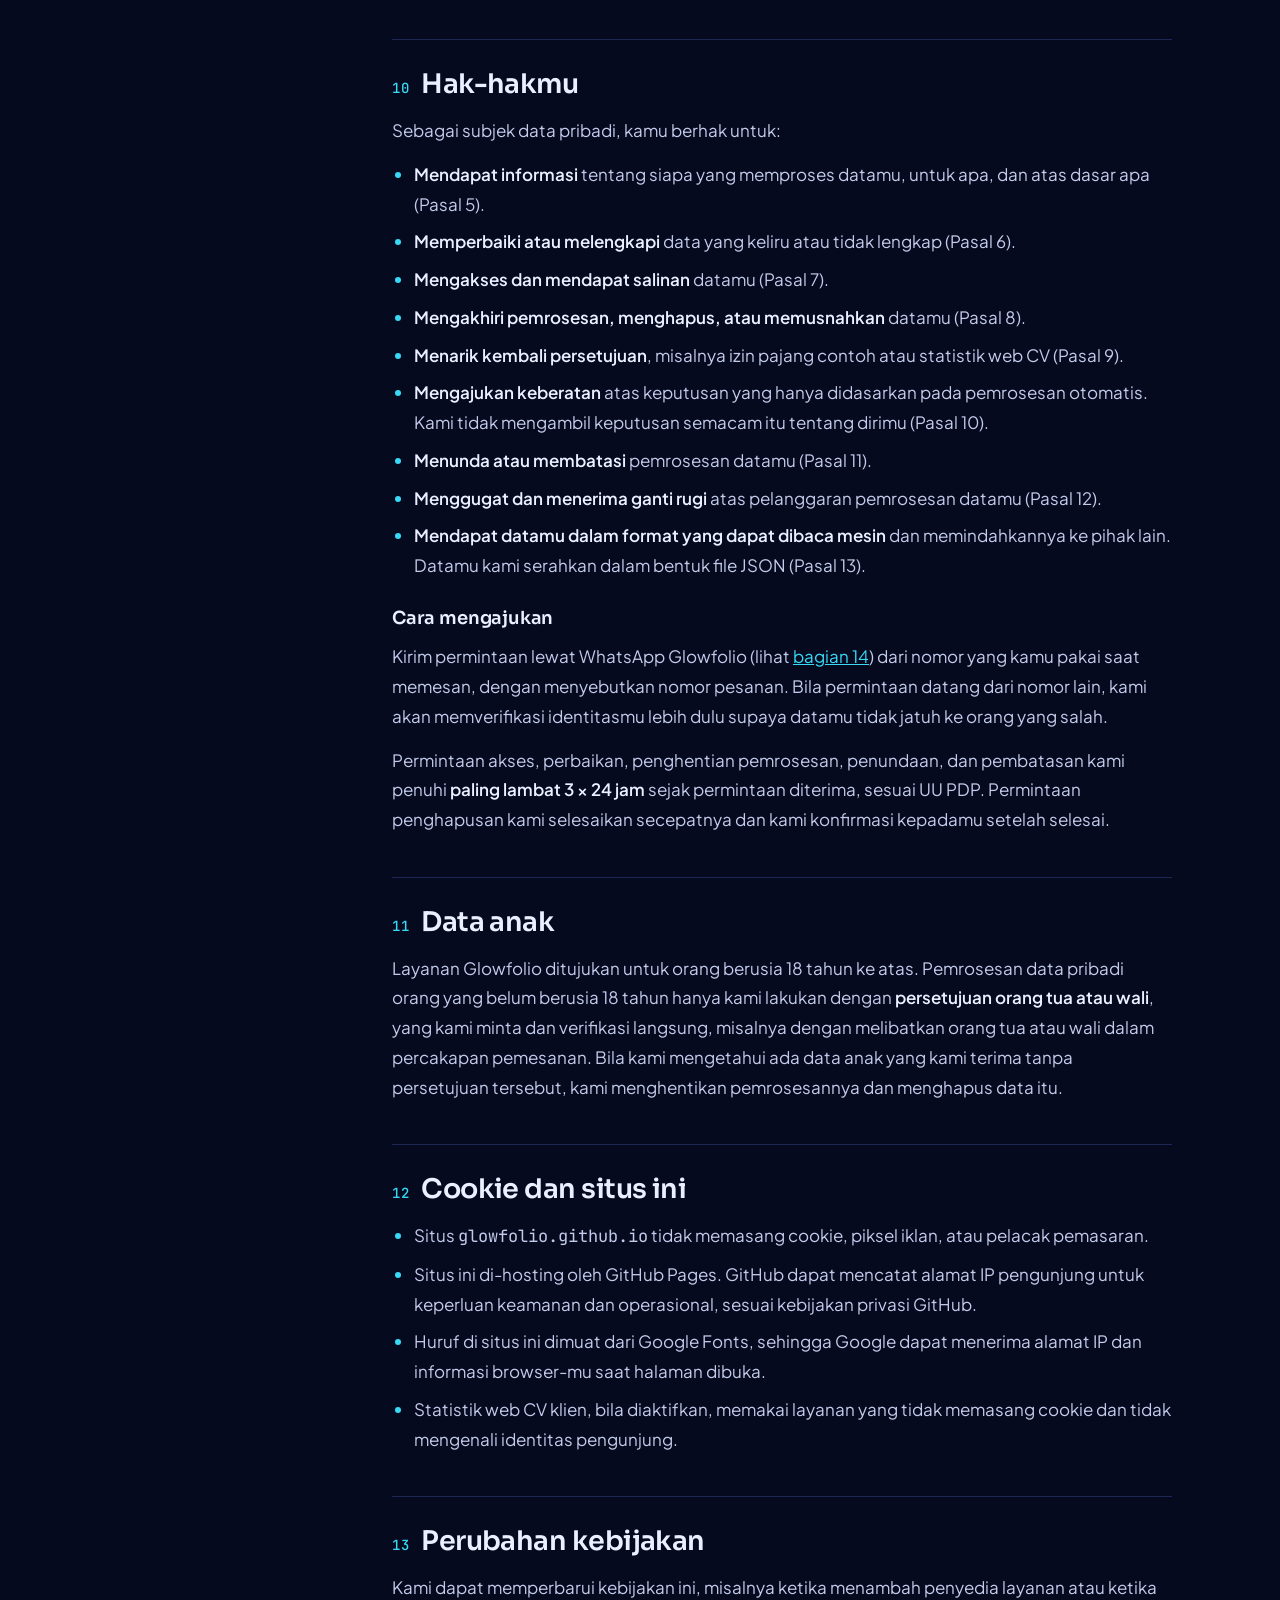
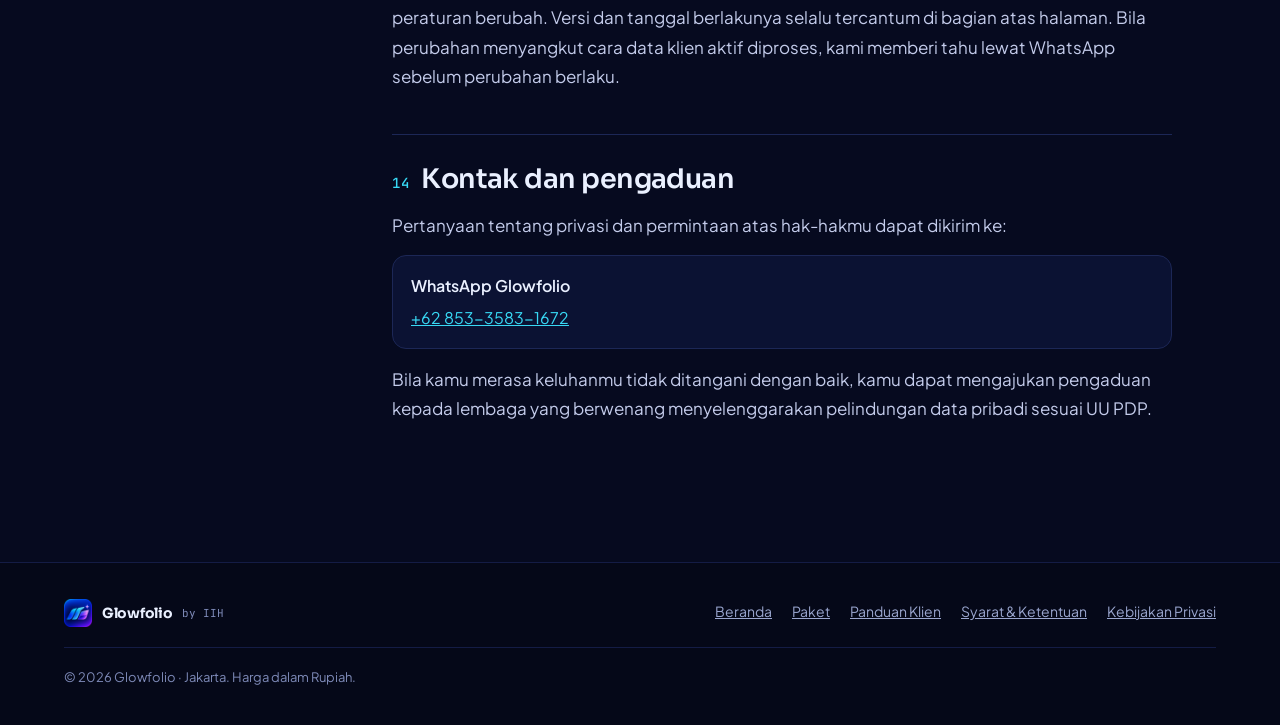
<file: privasi.html>
<!doctype html>
<html lang="id">
<head>
<meta charset="utf-8">
<meta name="viewport" content="width=device-width, initial-scale=1">
<title>Kebijakan Privasi — Glowfolio</title>
<meta name="description" content="Bagaimana Glowfolio mengumpulkan, memakai, menyimpan, dan menghapus data pribadimu, sesuai UU No. 27 Tahun 2022 tentang Pelindungan Data Pribadi.">
<meta name="theme-color" content="#060A1F">
<link rel="icon" type="image/png" href="assets/favicon.png">
<link rel="apple-touch-icon" href="assets/apple-touch-icon.png">
<link rel="preconnect" href="https://fonts.googleapis.com">
<link rel="stylesheet" href="https://fonts.googleapis.com/css2?family=JetBrains+Mono:wght@500&family=Plus+Jakarta+Sans:wght@400;500;600;700&family=Sora:wght@500;600;700&display=swap">
<link rel="stylesheet" href="assets/legal.css">
</head>
<body>
<a class="skip" href="#isi">Langsung ke isi</a>

<header class="top">
  <div class="top-in">
    <a class="brand" href="./"><img src="assets/glowfolio-logo.png" alt=""><span>Glowfolio</span></a>
    <nav aria-label="Navigasi">
      <a class="nav-text" href="panduan.html">Panduan<span class="lg"> Klien</span></a>
      <a class="nav-text" href="syarat.html"><span class="lg">Syarat &amp; Ketentuan</span><span class="sh">S&amp;K</span></a>
      <a class="nav-text" href="privasi.html" aria-current="page"><span class="lg">Kebijakan </span>Privasi</a>
      <a class="btn btn-accent" href="./#cek-gratis">Cek CV gratis</a>
    </nav>
  </div>
</header>

<div class="hero">
  <div class="hero-in">
    <div class="eyebrow mono">KERAHASIAAN DATA</div>
    <h1 class="disp">Kebijakan Privasi</h1>
    <p>CV berisi cerita hidupmu. Halaman ini menjelaskan data apa yang kami kumpulkan, untuk apa, siapa saja yang ikut memprosesnya, berapa lama disimpan, dan hak-hakmu menurut Undang-Undang No. 27 Tahun 2022 tentang Pelindungan Data Pribadi (UU PDP).</p>
    <div class="meta mono"><span>VERSI 1.0</span><span>BERLAKU SEJAK 22 OKTOBER 2026</span></div>
  </div>
</div>

<div class="wrap">
  <aside class="toc" aria-label="Daftar isi">
    <p class="toc-title mono">DAFTAR ISI</p>
    <ol>
      <li><a href="#kami">1. Siapa kami</a></li>
      <li><a href="#data">2. Data yang kami kumpulkan</a></li>
      <li><a href="#tidak">3. Data yang tidak kami minta</a></li>
      <li><a href="#tujuan">4. Tujuan &amp; dasar pemrosesan</a></li>
      <li><a href="#pihak">5. Pihak yang ikut memproses</a></li>
      <li><a href="#luar">6. Transfer ke luar negeri</a></li>
      <li><a href="#simpan">7. Lama penyimpanan</a></li>
      <li><a href="#publik">8. Web CV yang publik</a></li>
      <li><a href="#aman">9. Keamanan &amp; kebocoran</a></li>
      <li><a href="#hak">10. Hak-hakmu</a></li>
      <li><a href="#anak">11. Data anak</a></li>
      <li><a href="#cookie">12. Cookie &amp; situs ini</a></li>
      <li><a href="#ubah">13. Perubahan kebijakan</a></li>
      <li><a href="#kontak">14. Kontak &amp; pengaduan</a></li>
    </ol>
  </aside>

  <main id="isi" class="doc">
    <details class="toc-mobile">
      <summary>Daftar isi <span aria-hidden="true">+</span></summary>
      <ol>
        <li><a href="#kami">1. Siapa kami</a></li>
        <li><a href="#data">2. Data yang kami kumpulkan</a></li>
        <li><a href="#tidak">3. Data yang tidak kami minta</a></li>
        <li><a href="#tujuan">4. Tujuan &amp; dasar pemrosesan</a></li>
        <li><a href="#pihak">5. Pihak yang ikut memproses</a></li>
        <li><a href="#luar">6. Transfer ke luar negeri</a></li>
        <li><a href="#simpan">7. Lama penyimpanan</a></li>
        <li><a href="#publik">8. Web CV yang publik</a></li>
        <li><a href="#aman">9. Keamanan &amp; kebocoran</a></li>
        <li><a href="#hak">10. Hak-hakmu</a></li>
        <li><a href="#anak">11. Data anak</a></li>
        <li><a href="#cookie">12. Cookie &amp; situs ini</a></li>
        <li><a href="#ubah">13. Perubahan kebijakan</a></li>
        <li><a href="#kontak">14. Kontak &amp; pengaduan</a></li>
      </ol>
    </details>

    <div class="summary">
      <h2 class="disp">Ringkasnya</h2>
      <p class="note">Ringkasan ini membantu kamu membaca cepat. Yang mengikat tetap isi lengkap di bawah.</p>
      <ul>
        <li>Kami hanya meminta data yang perlu untuk menyusun CV-mu. Tidak ada NIK, foto KTP, atau data keuangan.</li>
        <li>Datamu hanya dipakai untuk pesananmu. Tidak dijual, tidak diberikan ke perekrut, dan tidak dipakai untuk iklan.</li>
        <li>Nomor HP, email, dan alamat tidak pernah masuk ke web CV publik.</li>
        <li>File dan jawaban brief dihapus paling lambat 90 hari setelah pesanan selesai.</li>
        <li>Hasil kerjamu hanya dipajang sebagai contoh bila kamu mengizinkan secara tertulis.</li>
        <li>Kamu bisa meminta salinan, perbaikan, atau penghapusan datamu kapan saja.</li>
      </ul>
    </div>

    <section id="kami">
      <h2 class="disp"><span class="num">01</span>Siapa kami</h2>
      <p>Glowfolio adalah usaha perorangan yang berbasis di Jakarta dan menyediakan jasa penyusunan CV, web CV, serta materi personal branding. Untuk data yang kamu berikan saat memesan layanan, Glowfolio bertindak sebagai <strong>pengendali data pribadi</strong>, yaitu pihak yang menentukan tujuan dan cara pemrosesan data tersebut.</p>
      <p>Kebijakan ini berlaku untuk data yang kami terima melalui checkout, form Brand Brief, WhatsApp, sesi story mining, situs <span class="mono">glowfolio.github.io</span>, dan web CV yang kami pasang untukmu. Kebijakan ini dibaca bersama <a href="syarat.html">Syarat &amp; Ketentuan</a>.</p>
    </section>

    <section id="data">
      <h2 class="disp"><span class="num">02</span>Data yang kami kumpulkan</h2>
      <div class="table">
        <table>
          <thead><tr><th scope="col">Jenis data</th><th scope="col">Contoh</th><th scope="col">Dari mana</th></tr></thead>
          <tbody>
            <tr><th scope="row">Identitas &amp; kontak</th><td data-label="Contoh">Nama, email, nomor WhatsApp, kota domisili</td><td data-label="Dari mana">Checkout, form, chat</td></tr>
            <tr><th scope="row">Isi CV &amp; karier</th><td data-label="Contoh">Pendidikan, riwayat kerja, pencapaian, keahlian, sertifikat, organisasi, tautan profil profesional</td><td data-label="Dari mana">CV lama, Brand Brief, story mining</td></tr>
            <tr><th scope="row">Preferensi brand</th><td data-label="Contoh">Nada bicara, warna, simbol profesi, kesan yang ingin ditampilkan</td><td data-label="Dari mana">Brand Brief</td></tr>
            <tr><th scope="row">Foto (opsional)</th><td data-label="Contoh">Pas foto untuk CV visual atau web CV</td><td data-label="Dari mana">Hanya bila kamu mengirimkannya</td></tr>
            <tr><th scope="row">Target lamaran</th><td data-label="Contoh">Posisi, industri, dan teks lowongan yang ingin kamu lamar</td><td data-label="Dari mana">Brand Brief, add-on varian</td></tr>
            <tr><th scope="row">Pesanan &amp; transaksi</th><td data-label="Contoh">Paket, add-on, kupon, nominal, tanggal, ID transaksi, status pesanan</td><td data-label="Dari mana">Mayar, pelacak pesanan kami</td></tr>
            <tr><th scope="row">Akun GitHub</th><td data-label="Contoh">Username dan nama repositori</td><td data-label="Dari mana">Kamu, untuk paket dengan web CV</td></tr>
            <tr><th scope="row">Percakapan</th><td data-label="Contoh">Isi chat WhatsApp dan catatan sesi story mining</td><td data-label="Dari mana">Komunikasi denganmu</td></tr>
            <tr><th scope="row">Persetujuan</th><td data-label="Contoh">Persetujuan Syarat &amp; Ketentuan, izin pajang contoh, testimoni</td><td data-label="Dari mana">Checkout, chat</td></tr>
            <tr><th scope="row">Statistik web CV</th><td data-label="Contoh">Jumlah kunjungan, waktu, perkiraan negara atau kota, jenis perangkat pengunjung web CV-mu</td><td data-label="Dari mana">Layanan statistik, hanya bila kamu mengaktifkannya</td></tr>
          </tbody>
        </table>
      </div>
      <p><strong>Detail kartu dan rekening</strong> kamu masukkan langsung di halaman pembayaran Mayar. Kami tidak menerima dan tidak menyimpan nomor kartu atau kredensial perbankanmu.</p>
    </section>

    <section id="tidak">
      <h2 class="disp"><span class="num">03</span>Data yang tidak kami minta</h2>
      <p>Kami <strong>tidak meminta</strong> NIK, foto KTP atau paspor, nomor rekening, data penghasilan, maupun riwayat kesehatan. Jangan kirimkan dokumen-dokumen itu kepada kami.</p>
      <p>Beberapa format CV di Indonesia mencantumkan agama, status pernikahan, tanggal lahir, atau kondisi kesehatan. Sebagian di antaranya termasuk <strong>data pribadi yang bersifat spesifik</strong> menurut UU PDP. Kami menyarankan tidak mencantumkannya kecuali lowongan memintanya secara tegas. Bila kamu tetap ingin mencantumkannya, kami hanya memprosesnya atas persetujuan tegasmu, khusus untuk CV-mu, dan tidak pernah memasukkannya ke web CV publik.</p>
    </section>

    <section id="tujuan">
      <h2 class="disp"><span class="num">04</span>Tujuan dan dasar pemrosesan</h2>
      <p>Setiap pemrosesan punya dasar yang sah sebagaimana diatur Pasal 20 UU PDP.</p>
      <div class="table">
        <table>
          <thead><tr><th scope="col">Untuk apa</th><th scope="col">Dasar pemrosesan</th></tr></thead>
          <tbody>
            <tr><th scope="row">Menyusun, merevisi, dan mengirim output pesananmu</th><td data-label="Dasar">Pemenuhan perjanjian layanan</td></tr>
            <tr><th scope="row">Berkomunikasi tentang pesanan, tenggat, dan revisi</th><td data-label="Dasar">Pemenuhan perjanjian layanan</td></tr>
            <tr><th scope="row">Memproses pembayaran, refund, dan pencatatan transaksi</th><td data-label="Dasar">Pemenuhan perjanjian dan kewajiban hukum (perpajakan dan pembukuan)</td></tr>
            <tr><th scope="row">Memasang dan memperbarui web CV di akun GitHub-mu</th><td data-label="Dasar">Pemenuhan perjanjian layanan</td></tr>
            <tr><th scope="row">Menampilkan statistik kunjungan web CV</th><td data-label="Dasar">Persetujuan, dapat ditarik kapan saja</td></tr>
            <tr><th scope="row">Memajang hasil kerjamu sebagai contoh, dengan data disamarkan</th><td data-label="Dasar">Persetujuan tertulis, dapat ditarik kapan saja</td></tr>
            <tr><th scope="row">Menampilkan testimonimu</th><td data-label="Dasar">Persetujuan, dapat ditarik kapan saja</td></tr>
            <tr><th scope="row">Mengirim pengingat update pencapaian (CV Care)</th><td data-label="Dasar">Pemenuhan perjanjian langganan</td></tr>
            <tr><th scope="row">Memperbaiki layanan, misalnya mengukur waktu pengerjaan per paket</th><td data-label="Dasar">Kepentingan sah, hanya memakai data pesanan tanpa isi CV</td></tr>
          </tbody>
        </table>
      </div>
      <h3>Yang tidak pernah kami lakukan</h3>
      <ul>
        <li>Menjual, menyewakan, atau menukar datamu.</li>
        <li>Memberikan datamu kepada perekrut, agensi penyalur kerja, atau pihak lain untuk kepentingan mereka.</li>
        <li>Memakai datamu untuk iklan bertarget atau mengirim promosi tanpa persetujuanmu.</li>
        <li>Mengizinkan penyedia layanan memakai datamu untuk melatih atau mengembangkan produk mereka.</li>
      </ul>
    </section>

    <section id="pihak">
      <h2 class="disp"><span class="num">05</span>Pihak yang ikut memproses data</h2>
      <p>Untuk menjalankan layanan, kami memakai beberapa penyedia layanan. Mereka hanya memproses data sebatas yang diperlukan untuk fungsinya dan terikat pada ketentuan privasi masing-masing.</p>
      <div class="table">
        <table>
          <thead><tr><th scope="col">Penyedia</th><th scope="col">Dipakai untuk</th><th scope="col">Negara asal penyedia</th></tr></thead>
          <tbody>
            <tr><th scope="row">Mayar</th><td data-label="Dipakai untuk">Checkout, pembayaran, kupon, dan form pemesanan</td><td data-label="Negara">Indonesia</td></tr>
            <tr><th scope="row">Google (Forms, Drive, Sheets)</th><td data-label="Dipakai untuk">Form Brand Brief, penyimpanan file pesanan, pelacak pesanan</td><td data-label="Negara">Amerika Serikat</td></tr>
            <tr><th scope="row">WhatsApp (Meta)</th><td data-label="Dipakai untuk">Komunikasi dengan klien</td><td data-label="Negara">Amerika Serikat</td></tr>
            <tr><th scope="row">GitHub (Microsoft)</th><td data-label="Dipakai untuk">Hosting situs Glowfolio dan web CV klien</td><td data-label="Negara">Amerika Serikat</td></tr>
            <tr><th scope="row">Anthropic (Claude)</th><td data-label="Dipakai untuk">Alat bantu penulisan dan penyuntingan draf</td><td data-label="Negara">Amerika Serikat</td></tr>
            <tr><th scope="row">GoatCounter</th><td data-label="Dipakai untuk">Statistik kunjungan web CV tanpa cookie, hanya bila diaktifkan</td><td data-label="Negara">Belanda</td></tr>
          </tbody>
        </table>
      </div>
      <p><strong>Tentang alat bantu penulisan.</strong> Kami memakai pengaturan yang tidak mengizinkan isi yang kami kirim dipakai penyedia untuk melatih atau mengembangkan produknya. Kami hanya memasukkan data yang diperlukan untuk draf, dan tidak pernah memasukkan nomor HP, email, atau alamatmu.</p>
      <p>Bila diwajibkan oleh hukum, misalnya atas permintaan resmi penegak hukum, kami dapat mengungkapkan data sebatas yang diminta dan akan memberitahumu bila hal itu diperbolehkan.</p>
    </section>

    <section id="luar">
      <h2 class="disp"><span class="num">06</span>Transfer data ke luar negeri</h2>
      <p>Sebagian penyedia di atas menyimpan atau memproses data di luar wilayah Indonesia. Sesuai Pasal 56 UU PDP, kami hanya memakai penyedia yang menerapkan perlindungan data yang memadai, seperti enkripsi dan kontrol akses. Dengan memesan layanan, kamu menyetujui transfer tersebut sebatas yang diperlukan untuk menjalankan pesananmu. Bila ada data yang tidak ingin kamu kirim ke luar negeri, beri tahu kami sebelum pengerjaan dimulai agar kami dapat mencari cara lain atau membatalkan pesanan sesuai Syarat &amp; Ketentuan.</p>
    </section>

    <section id="simpan">
      <h2 class="disp"><span class="num">07</span>Berapa lama data disimpan</h2>
      <div class="table">
        <table>
          <thead><tr><th scope="col">Data</th><th scope="col">Lama penyimpanan</th></tr></thead>
          <tbody>
            <tr><th scope="row">CV lama, jawaban Brand Brief, catatan story mining, file kerja</th><td data-label="Lama">Dihapus paling lambat <strong>90 hari</strong> setelah pesanan selesai</td></tr>
            <tr><th scope="row">File data klien CV Care</th><td data-label="Lama">Selama langganan aktif, lalu dihapus paling lambat 90 hari setelah berhenti</td></tr>
            <tr><th scope="row">Riwayat chat WhatsApp</th><td data-label="Lama">Dihapus paling lambat 90 hari setelah pesanan selesai</td></tr>
            <tr><th scope="row">Data transaksi (ID, nominal, tanggal, paket)</th><td data-label="Lama">Selama diwajibkan peraturan perpajakan dan pembukuan</td></tr>
            <tr><th scope="row">Bukti persetujuan</th><td data-label="Lama">Selama diperlukan sebagai bukti, sesuai peraturan pelindungan data pribadi</td></tr>
            <tr><th scope="row">Contoh hasil yang dipajang</th><td data-label="Lama">Sampai kamu menarik izin</td></tr>
            <tr><th scope="row">Web CV dan repositori GitHub</th><td data-label="Lama">Milikmu, tetap ada sampai kamu sendiri menghapusnya</td></tr>
          </tbody>
        </table>
      </div>
      <p>Kamu juga dapat meminta penghapusan lebih awal (lihat <a href="#hak">bagian 10</a>). Bila penghapusan diminta sebelum pesanan selesai, kami mungkin tidak dapat menyelesaikan pesanan, dan pengembalian dana mengikuti <a href="syarat.html#refund">Syarat &amp; Ketentuan</a>.</p>
    </section>

    <section id="publik">
      <h2 class="disp"><span class="num">08</span>Web CV yang bersifat publik</h2>
      <p>Web CV dipasang di repositori GitHub milikmu. Di akun GitHub gratis, repositori GitHub Pages dapat dibaca siapa pun, termasuk file datanya, bukan hanya tampilan webnya. Karena itu kami menerapkan <strong>mode privasi</strong>:</p>
      <ul>
        <li>Nomor HP, email pribadi, dan alamat rumah <strong>tidak pernah</strong> disimpan di repositori. Data itu hanya ada di PDF yang kamu kirim sendiri ke perusahaan.</li>
        <li>Pengunjung web CV menghubungimu lewat form kontak, sehingga alamat emailmu tidak terlihat.</li>
        <li>Lokasi ditampilkan sebatas kota.</li>
        <li>Proyek kantor yang bersifat rahasia dapat ditandai agar detailnya disamarkan.</li>
      </ul>
      <p>Sebelum web CV terbit, kami memintamu memeriksa semua isinya. Kamu dapat melihat, mengubah, atau menghapus repositori itu kapan saja dari akun GitHub-mu.</p>
    </section>

    <section id="aman">
      <h2 class="disp"><span class="num">09</span>Keamanan dan kebocoran data</h2>
      <ul>
        <li>Akses ke data klien dibatasi hanya untuk pengelola Glowfolio, dengan akun yang dilindungi verifikasi dua langkah.</li>
        <li>File pesanan disimpan di folder dengan akses terbatas, tidak dibagikan lewat tautan publik.</li>
        <li>Kami menyarankan kamu mengaktifkan verifikasi dua langkah di akun GitHub-mu.</li>
      </ul>
      <p>Bila terjadi kegagalan pelindungan data pribadi yang menyangkut datamu, kami akan memberitahumu dan lembaga yang berwenang secara tertulis <strong>paling lambat 3 × 24 jam</strong>, sebagaimana diatur Pasal 46 UU PDP. Pemberitahuan itu memuat data apa yang terungkap, kapan dan bagaimana kejadiannya, serta langkah penanganan dan pemulihan yang kami ambil.</p>
    </section>

    <section id="hak">
      <h2 class="disp"><span class="num">10</span>Hak-hakmu</h2>
      <p>Sebagai subjek data pribadi, kamu berhak untuk:</p>
      <ul>
        <li><strong>Mendapat informasi</strong> tentang siapa yang memproses datamu, untuk apa, dan atas dasar apa (Pasal 5).</li>
        <li><strong>Memperbaiki atau melengkapi</strong> data yang keliru atau tidak lengkap (Pasal 6).</li>
        <li><strong>Mengakses dan mendapat salinan</strong> datamu (Pasal 7).</li>
        <li><strong>Mengakhiri pemrosesan, menghapus, atau memusnahkan</strong> datamu (Pasal 8).</li>
        <li><strong>Menarik kembali persetujuan</strong>, misalnya izin pajang contoh atau statistik web CV (Pasal 9).</li>
        <li><strong>Mengajukan keberatan</strong> atas keputusan yang hanya didasarkan pada pemrosesan otomatis. Kami tidak mengambil keputusan semacam itu tentang dirimu (Pasal 10).</li>
        <li><strong>Menunda atau membatasi</strong> pemrosesan datamu (Pasal 11).</li>
        <li><strong>Menggugat dan menerima ganti rugi</strong> atas pelanggaran pemrosesan datamu (Pasal 12).</li>
        <li><strong>Mendapat datamu dalam format yang dapat dibaca mesin</strong> dan memindahkannya ke pihak lain. Datamu kami serahkan dalam bentuk file JSON (Pasal 13).</li>
      </ul>
      <h3>Cara mengajukan</h3>
      <p>Kirim permintaan lewat WhatsApp Glowfolio (lihat <a href="#kontak">bagian 14</a>) dari nomor yang kamu pakai saat memesan, dengan menyebutkan nomor pesanan. Bila permintaan datang dari nomor lain, kami akan memverifikasi identitasmu lebih dulu supaya datamu tidak jatuh ke orang yang salah.</p>
      <p>Permintaan akses, perbaikan, penghentian pemrosesan, penundaan, dan pembatasan kami penuhi <strong>paling lambat 3 × 24 jam</strong> sejak permintaan diterima, sesuai UU PDP. Permintaan penghapusan kami selesaikan secepatnya dan kami konfirmasi kepadamu setelah selesai.</p>
    </section>

    <section id="anak">
      <h2 class="disp"><span class="num">11</span>Data anak</h2>
      <p>Layanan Glowfolio ditujukan untuk orang berusia 18 tahun ke atas. Pemrosesan data pribadi orang yang belum berusia 18 tahun hanya kami lakukan dengan <strong>persetujuan orang tua atau wali</strong>, yang kami minta dan verifikasi langsung, misalnya dengan melibatkan orang tua atau wali dalam percakapan pemesanan. Bila kami mengetahui ada data anak yang kami terima tanpa persetujuan tersebut, kami menghentikan pemrosesannya dan menghapus data itu.</p>
    </section>

    <section id="cookie">
      <h2 class="disp"><span class="num">12</span>Cookie dan situs ini</h2>
      <ul>
        <li>Situs <span class="mono">glowfolio.github.io</span> tidak memasang cookie, piksel iklan, atau pelacak pemasaran.</li>
        <li>Situs ini di-hosting oleh GitHub Pages. GitHub dapat mencatat alamat IP pengunjung untuk keperluan keamanan dan operasional, sesuai kebijakan privasi GitHub.</li>
        <li>Huruf di situs ini dimuat dari Google Fonts, sehingga Google dapat menerima alamat IP dan informasi browser-mu saat halaman dibuka.</li>
        <li>Statistik web CV klien, bila diaktifkan, memakai layanan yang tidak memasang cookie dan tidak mengenali identitas pengunjung.</li>
      </ul>
    </section>

    <section id="ubah">
      <h2 class="disp"><span class="num">13</span>Perubahan kebijakan</h2>
      <p>Kami dapat memperbarui kebijakan ini, misalnya ketika menambah penyedia layanan atau ketika peraturan berubah. Versi dan tanggal berlakunya selalu tercantum di bagian atas halaman. Bila perubahan menyangkut cara data klien aktif diproses, kami memberi tahu lewat WhatsApp sebelum perubahan berlaku.</p>
    </section>

    <section id="kontak">
      <h2 class="disp"><span class="num">14</span>Kontak dan pengaduan</h2>
      <p>Pertanyaan tentang privasi dan permintaan atas hak-hakmu dapat dikirim ke:</p>
      <div class="callout">
        <strong>WhatsApp Glowfolio</strong>
        <a href="https://wa.me/6285335831672">+62 853-3583-1672</a>
      </div>
      <p>Bila kamu merasa keluhanmu tidak ditangani dengan baik, kamu dapat mengajukan pengaduan kepada lembaga yang berwenang menyelenggarakan pelindungan data pribadi sesuai UU PDP.</p>
    </section>
  </main>
</div>

<footer class="foot">
  <div class="foot-in">
    <div style="display:flex;align-items:center;gap:10px"><img src="assets/glowfolio-logo.png" alt="" style="width:28px;height:28px;object-fit:contain"><span class="disp" style="font-weight:700">Glowfolio</span><span class="mono" style="font-size:11px;color:var(--quiet)">by IIH</span></div>
    <nav class="foot-links" aria-label="Tautan kaki">
      <a href="./">Beranda</a>
      <a href="./#paket">Paket</a>
      <a href="panduan.html">Panduan Klien</a>
      <a href="syarat.html">Syarat &amp; Ketentuan</a>
      <a href="privasi.html" aria-current="page">Kebijakan Privasi</a>
    </nav>
    <small>© 2026 Glowfolio · Jakarta. Harga dalam Rupiah.</small>
  </div>
</footer>
<div class="fabwrap">
<details class="mmenu">
<summary class="mfab" aria-label="Buka menu"><svg class="ic-m" viewBox="0 0 24 24" aria-hidden="true"><path d="M4 7h16M4 12h16M4 17h16" fill="none" stroke="currentColor" stroke-width="2" stroke-linecap="round"/></svg><svg class="ic-x" viewBox="0 0 24 24" aria-hidden="true"><path d="M6 6l12 12M18 6L6 18" fill="none" stroke="currentColor" stroke-width="2" stroke-linecap="round"/></svg></summary>
<nav class="msheet" aria-label="Menu">
<p class="mono msh-t">HALAMAN</p>
<div class="msh-grid">
<a href="./">Beranda</a>
<a href="./#paket">Paket &amp; harga</a>
<a href="panduan.html">Panduan klien</a>
<a href="syarat.html">Syarat &amp; ketentuan</a>
<a href="privasi.html" aria-current="page">Kebijakan privasi</a>
<a href="./#faq">FAQ</a>
</div>
<a class="btn btn-accent" href="https://wa.me/6285335831672">Tanya via WhatsApp</a>
</nav>
</details>
</div>
<script src="assets/legal.js"></script>
</body>
</html>
</file>
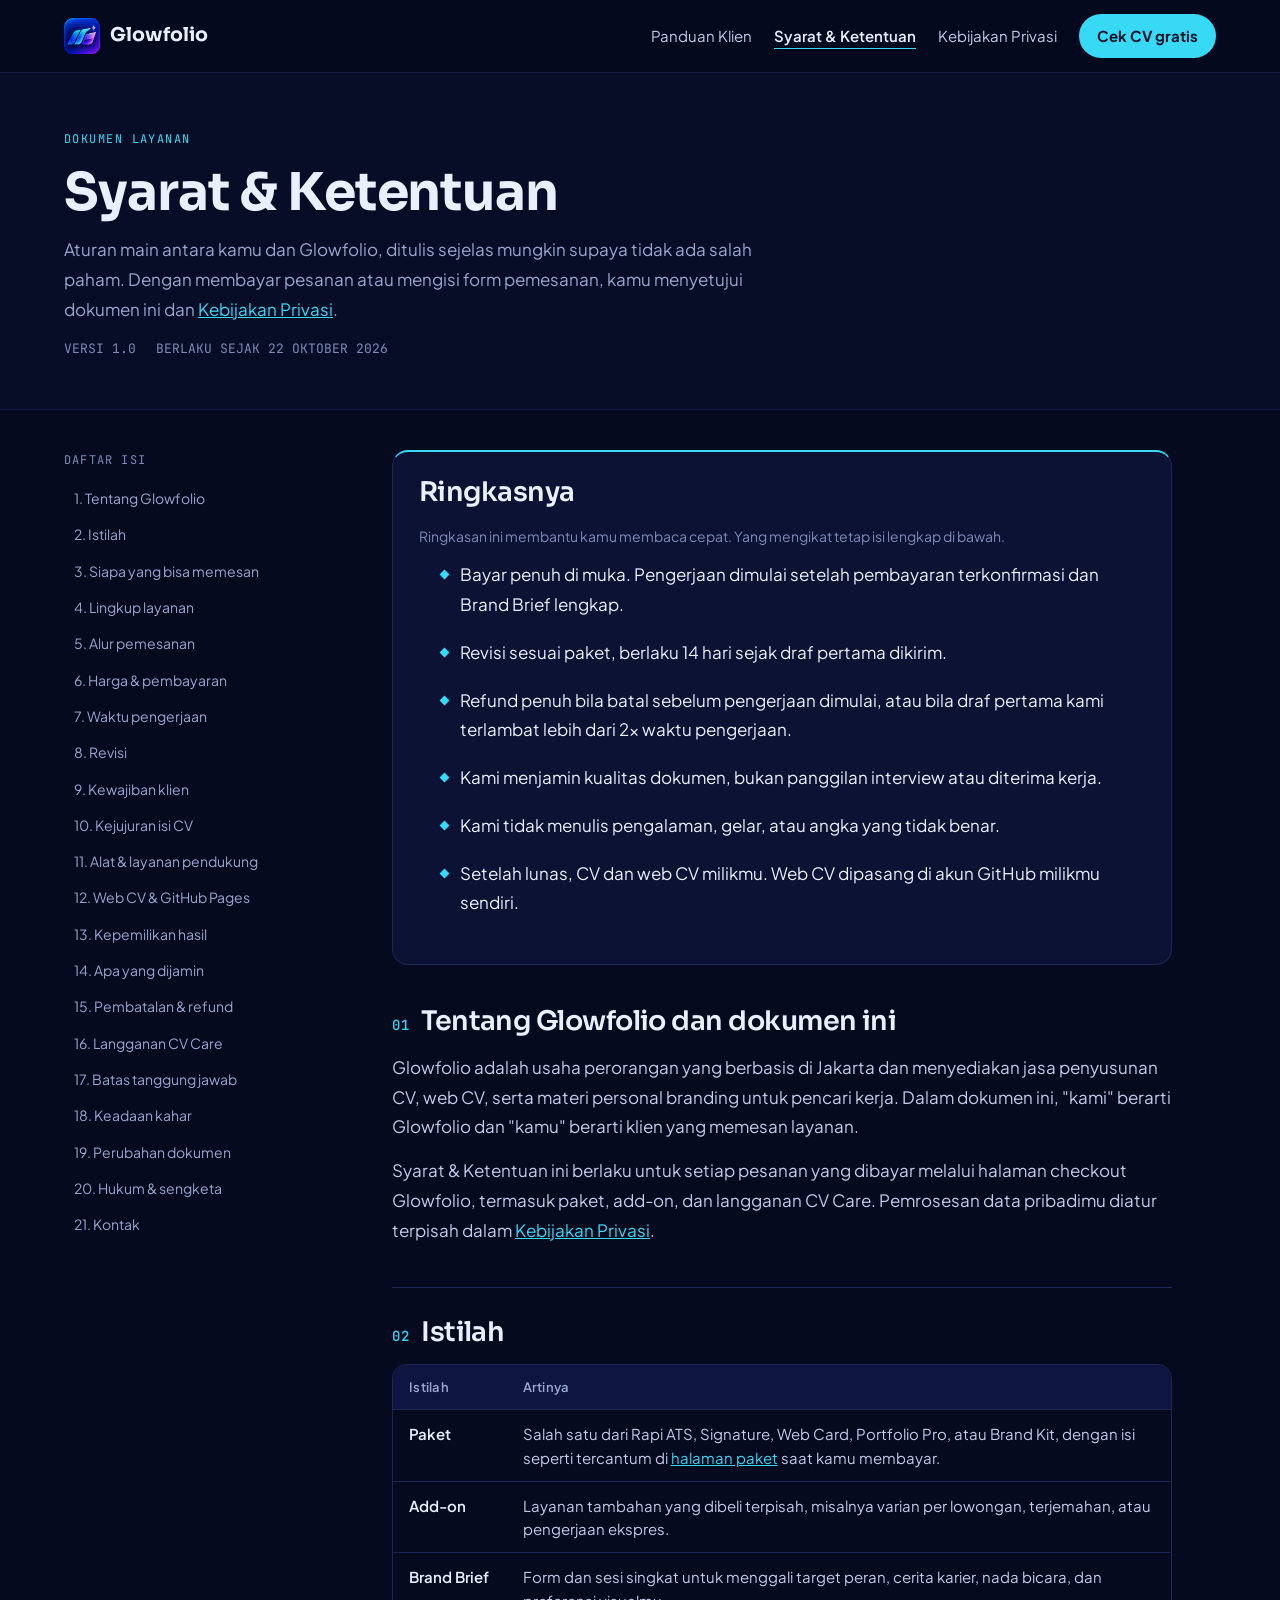
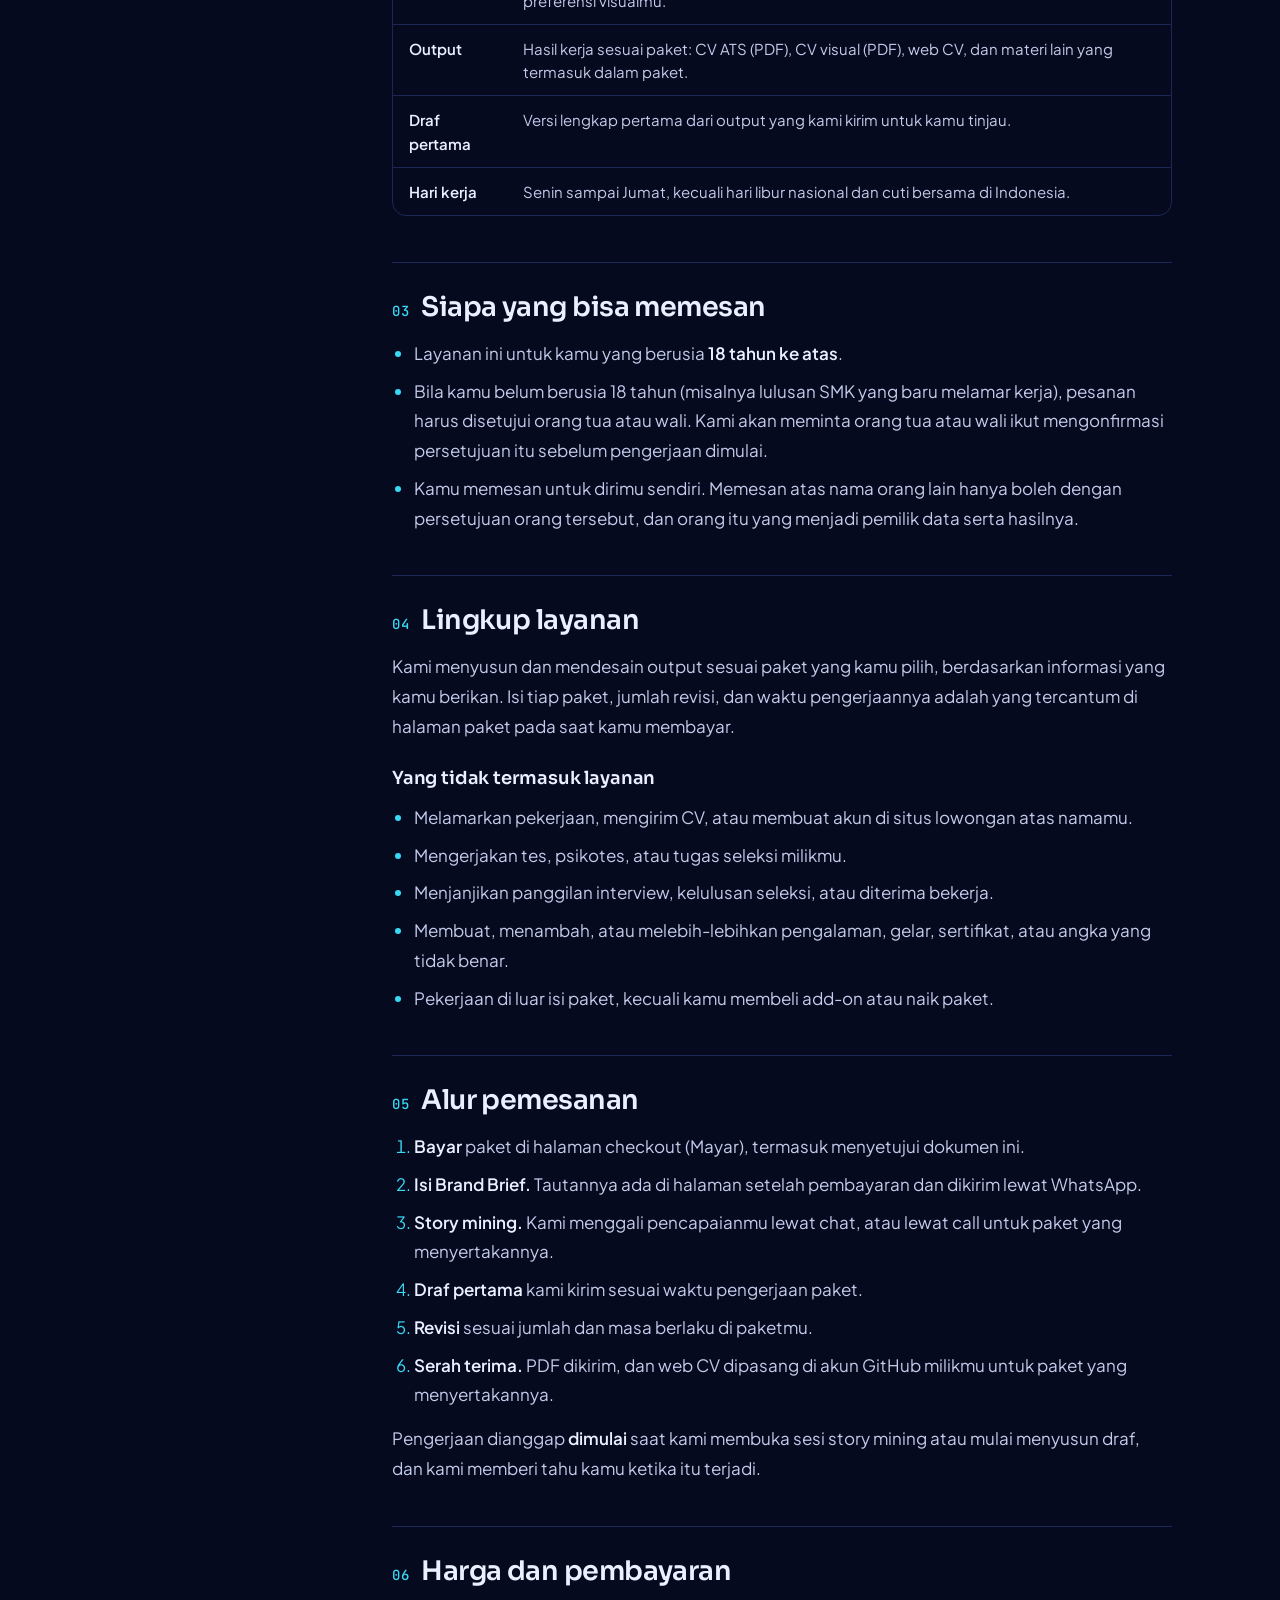
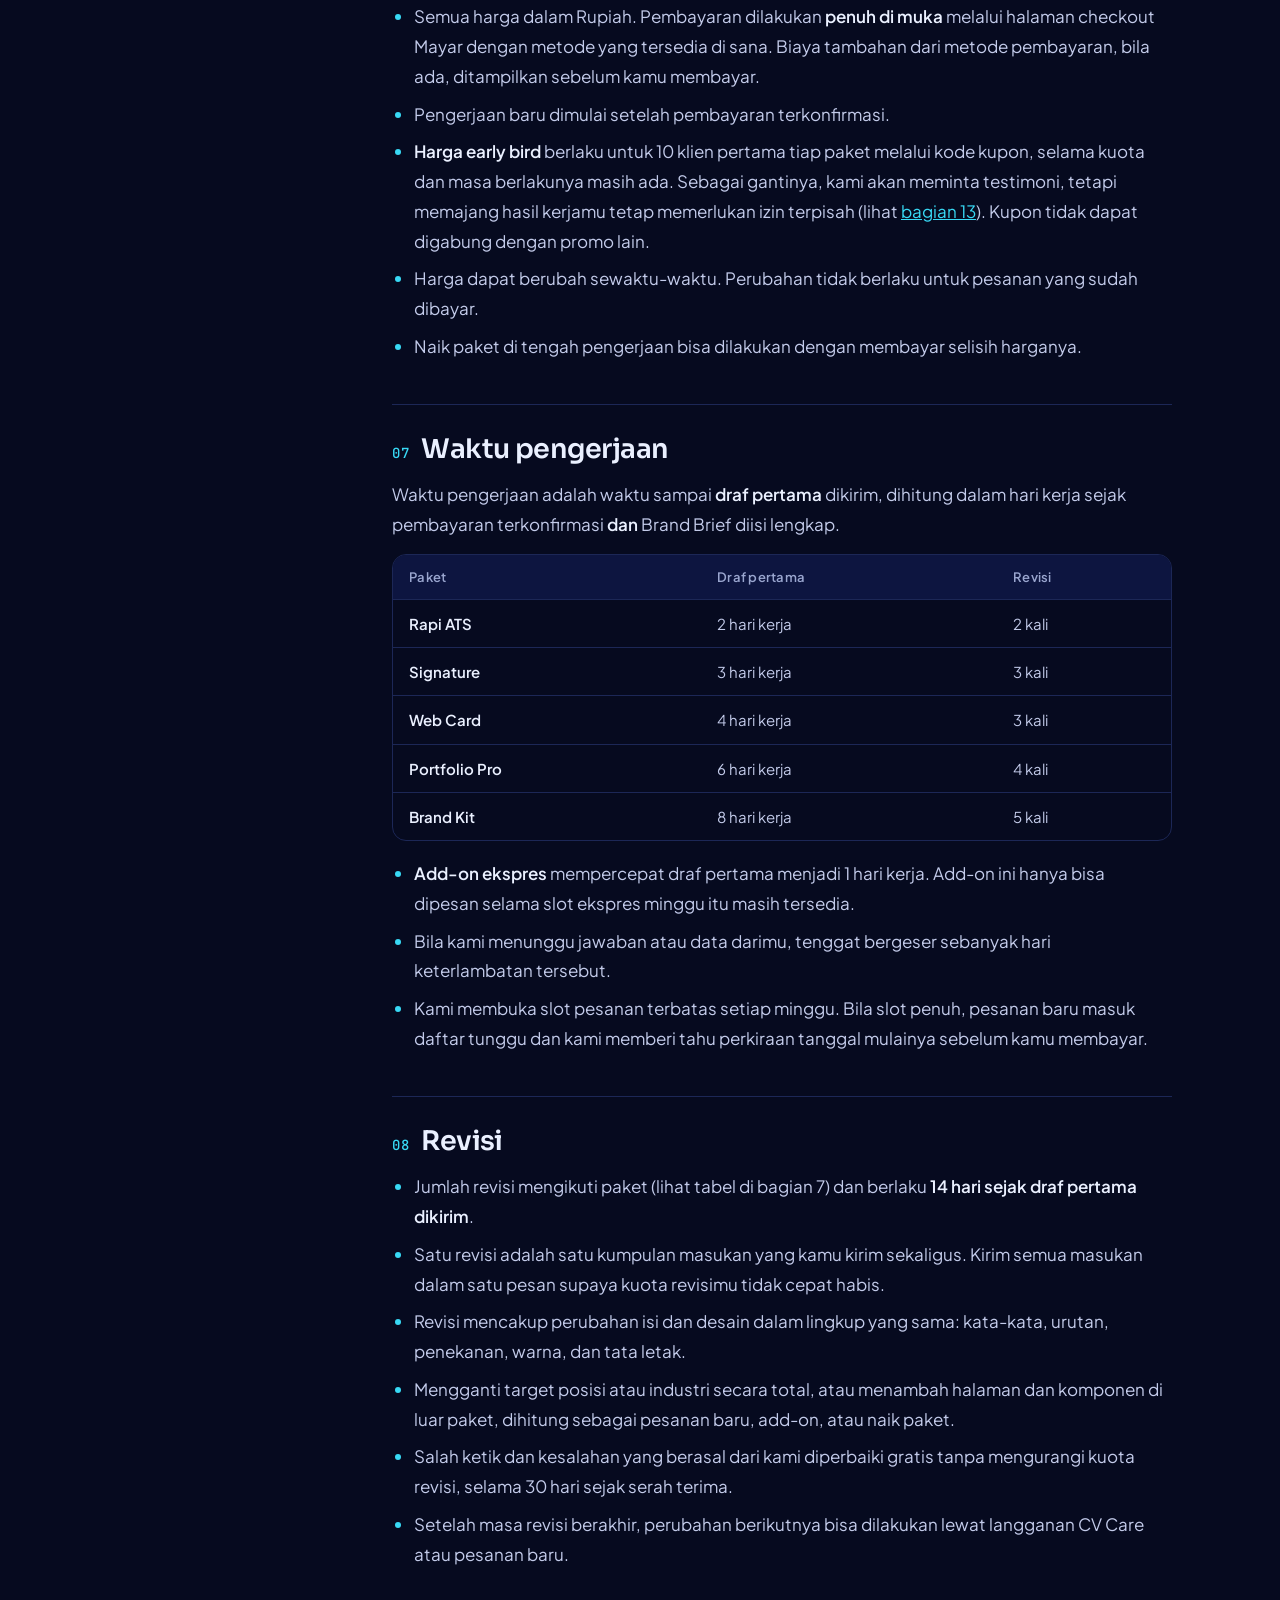
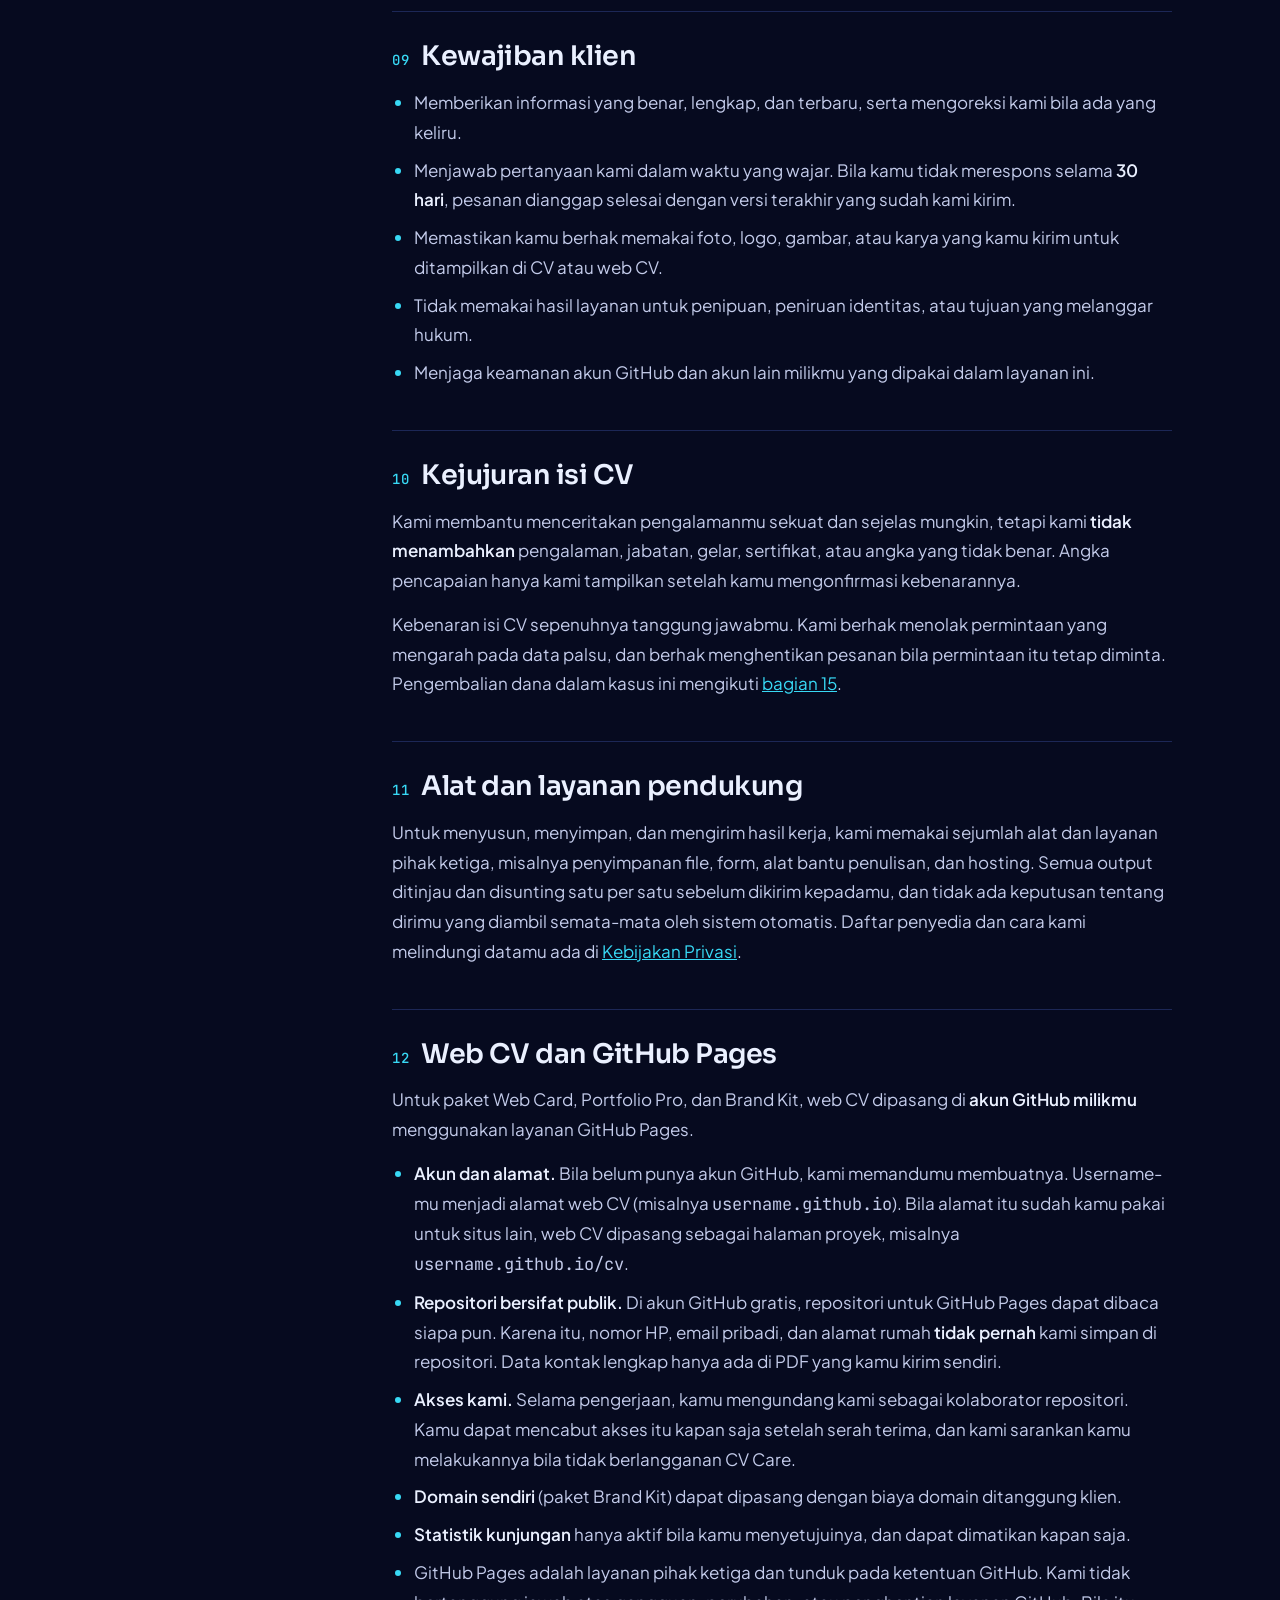
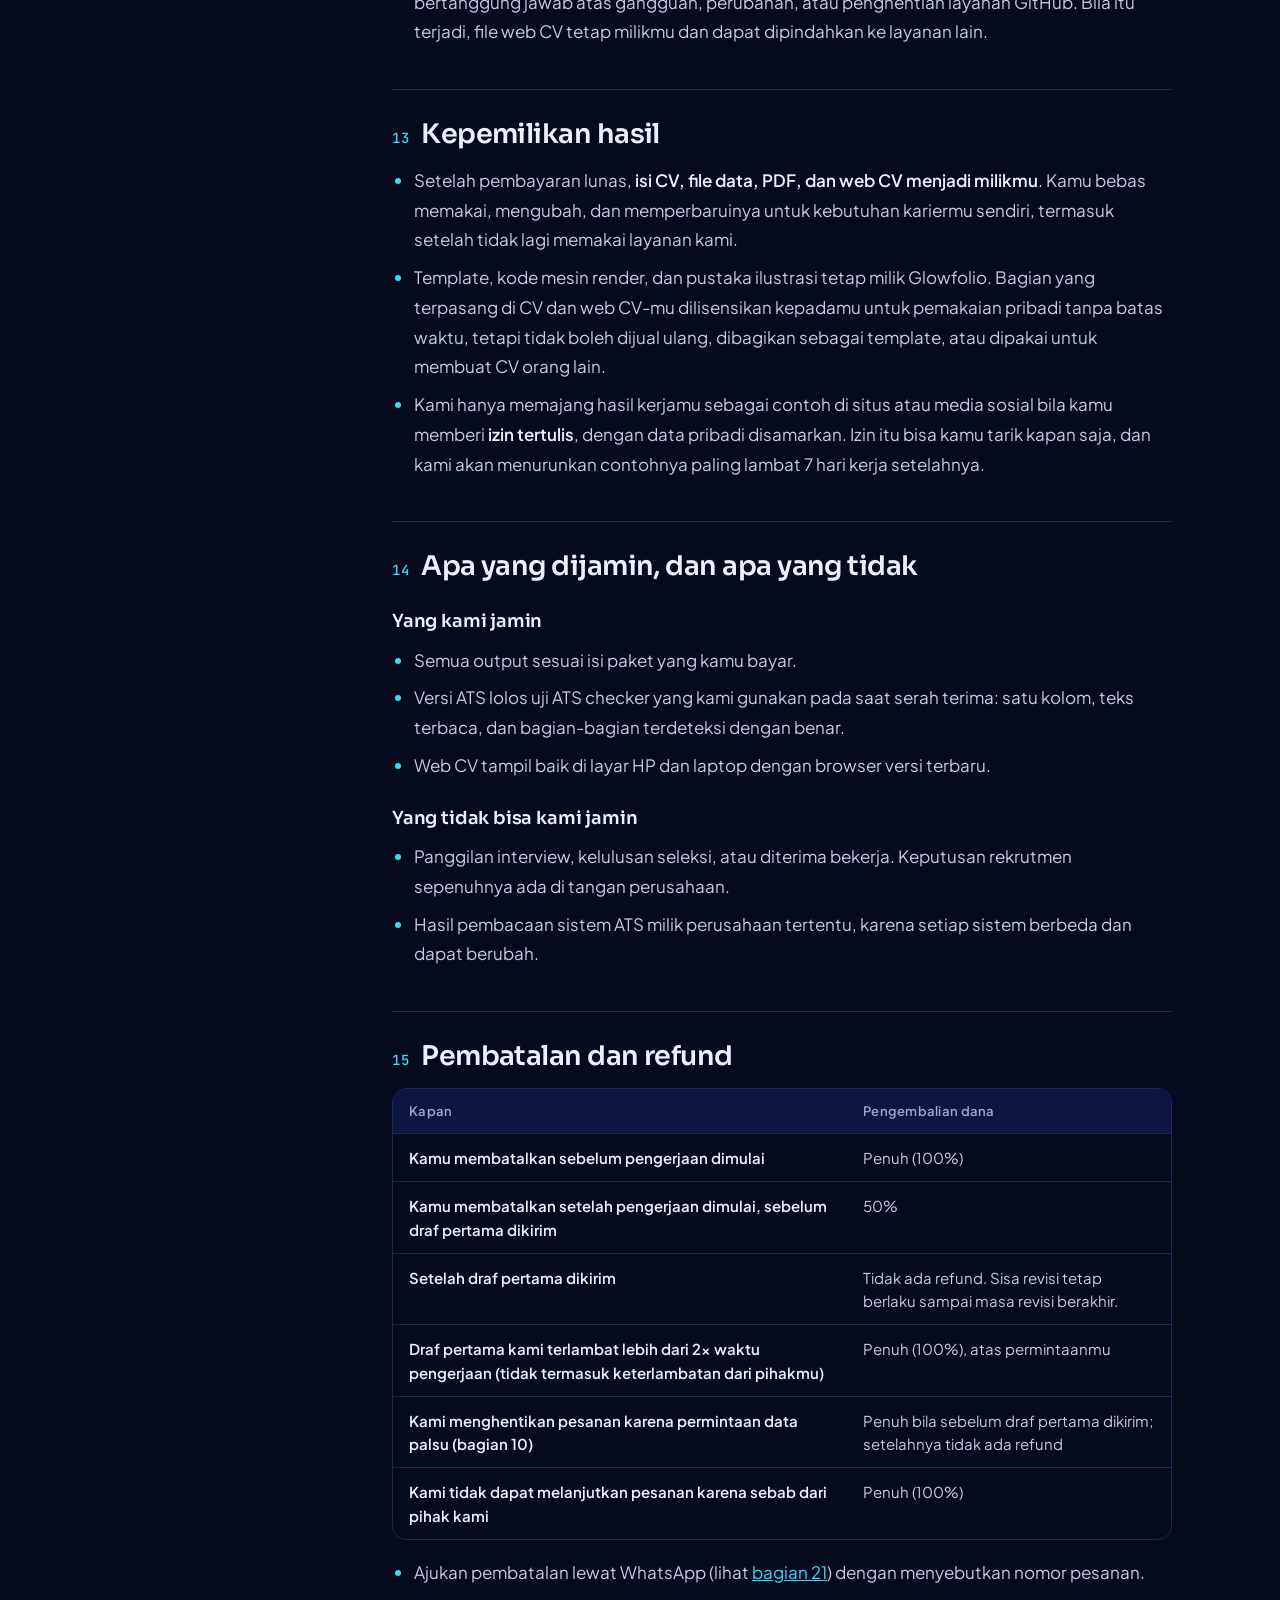
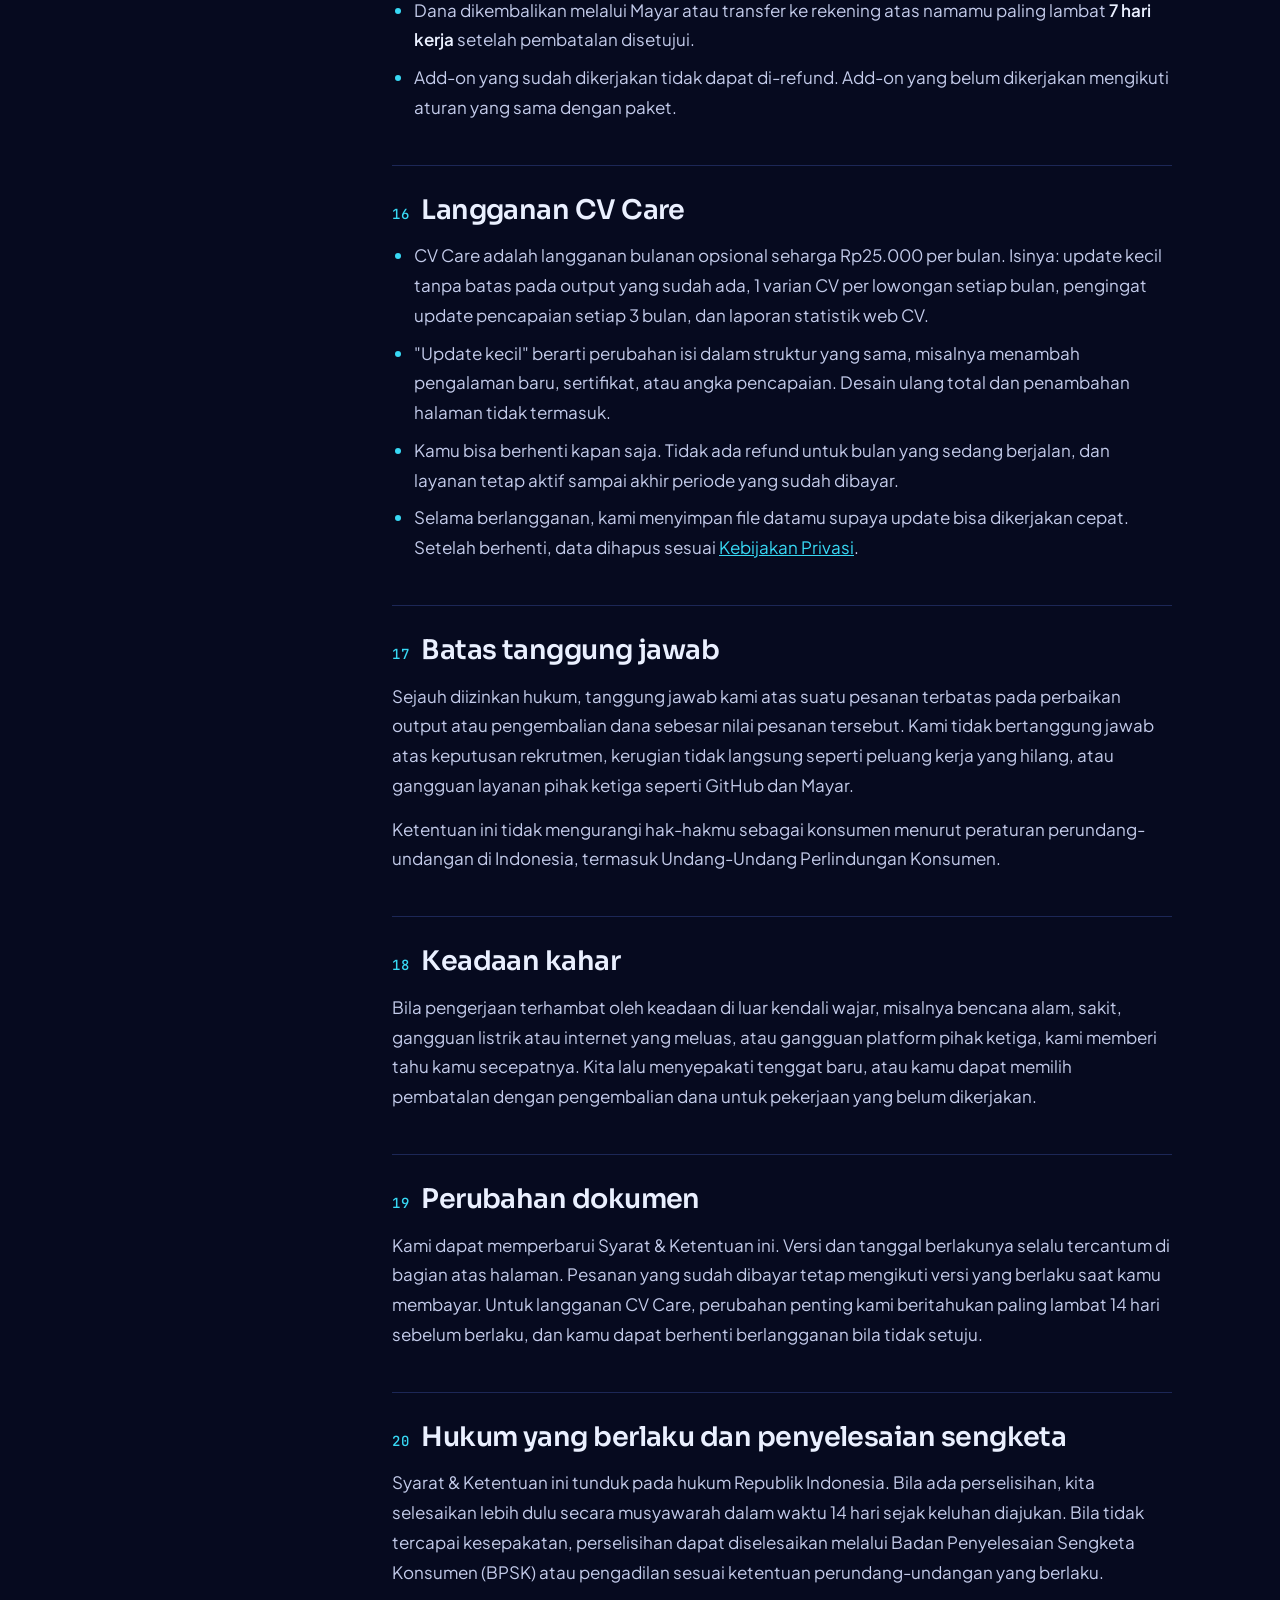
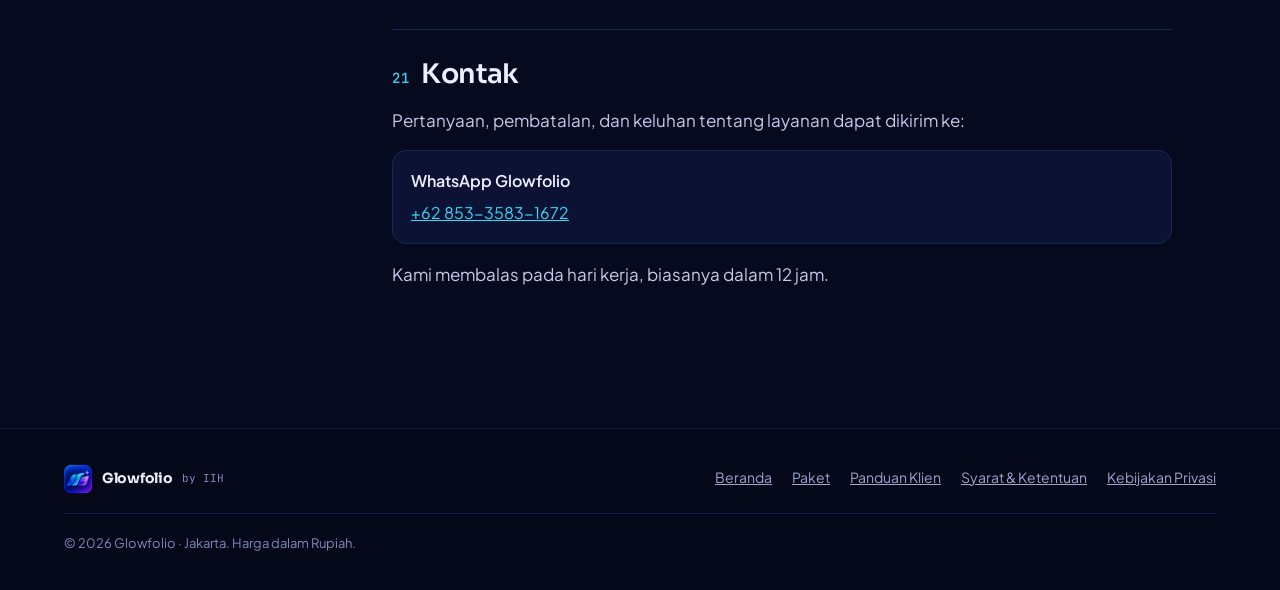
<file: syarat.html>
<!doctype html>
<html lang="id">
<head>
<meta charset="utf-8">
<meta name="viewport" content="width=device-width, initial-scale=1">
<title>Syarat & Ketentuan — Glowfolio</title>
<meta name="description" content="Syarat dan ketentuan layanan Glowfolio: lingkup paket, pembayaran, waktu pengerjaan, revisi, refund, kepemilikan hasil, dan web CV di GitHub Pages.">
<meta name="theme-color" content="#060A1F">
<link rel="icon" type="image/png" href="assets/favicon.png">
<link rel="apple-touch-icon" href="assets/apple-touch-icon.png">
<link rel="preconnect" href="https://fonts.googleapis.com">
<link rel="stylesheet" href="https://fonts.googleapis.com/css2?family=JetBrains+Mono:wght@500&family=Plus+Jakarta+Sans:wght@400;500;600;700&family=Sora:wght@500;600;700&display=swap">
<link rel="stylesheet" href="assets/legal.css">
</head>
<body>
<a class="skip" href="#isi">Langsung ke isi</a>

<header class="top">
  <div class="top-in">
    <a class="brand" href="./"><img src="assets/glowfolio-logo.png" alt=""><span>Glowfolio</span></a>
    <nav aria-label="Navigasi">
      <a class="nav-text" href="panduan.html">Panduan<span class="lg"> Klien</span></a>
      <a class="nav-text" href="syarat.html" aria-current="page"><span class="lg">Syarat &amp; Ketentuan</span><span class="sh">S&amp;K</span></a>
      <a class="nav-text" href="privasi.html"><span class="lg">Kebijakan </span>Privasi</a>
      <a class="btn btn-accent" href="./#cek-gratis">Cek CV gratis</a>
    </nav>
  </div>
</header>

<div class="hero">
  <div class="hero-in">
    <div class="eyebrow mono">DOKUMEN LAYANAN</div>
    <h1 class="disp">Syarat &amp; Ketentuan</h1>
    <p>Aturan main antara kamu dan Glowfolio, ditulis sejelas mungkin supaya tidak ada salah paham. Dengan membayar pesanan atau mengisi form pemesanan, kamu menyetujui dokumen ini dan <a href="privasi.html">Kebijakan Privasi</a>.</p>
    <div class="meta mono"><span>VERSI 1.0</span><span>BERLAKU SEJAK 22 OKTOBER 2026</span></div>
  </div>
</div>

<div class="wrap">
  <aside class="toc" aria-label="Daftar isi">
    <p class="toc-title mono">DAFTAR ISI</p>
    <ol>
      <li><a href="#tentang">1. Tentang Glowfolio</a></li>
      <li><a href="#istilah">2. Istilah</a></li>
      <li><a href="#klien">3. Siapa yang bisa memesan</a></li>
      <li><a href="#lingkup">4. Lingkup layanan</a></li>
      <li><a href="#alur">5. Alur pemesanan</a></li>
      <li><a href="#harga">6. Harga &amp; pembayaran</a></li>
      <li><a href="#waktu">7. Waktu pengerjaan</a></li>
      <li><a href="#revisi">8. Revisi</a></li>
      <li><a href="#kewajiban">9. Kewajiban klien</a></li>
      <li><a href="#kejujuran">10. Kejujuran isi CV</a></li>
      <li><a href="#alat">11. Alat &amp; layanan pendukung</a></li>
      <li><a href="#web">12. Web CV &amp; GitHub Pages</a></li>
      <li><a href="#milik">13. Kepemilikan hasil</a></li>
      <li><a href="#jaminan">14. Apa yang dijamin</a></li>
      <li><a href="#refund">15. Pembatalan &amp; refund</a></li>
      <li><a href="#care">16. Langganan CV Care</a></li>
      <li><a href="#tanggung">17. Batas tanggung jawab</a></li>
      <li><a href="#kahar">18. Keadaan kahar</a></li>
      <li><a href="#perubahan">19. Perubahan dokumen</a></li>
      <li><a href="#sengketa">20. Hukum &amp; sengketa</a></li>
      <li><a href="#kontak">21. Kontak</a></li>
    </ol>
  </aside>

  <main id="isi" class="doc">
    <details class="toc-mobile">
      <summary>Daftar isi <span aria-hidden="true">+</span></summary>
      <ol>
        <li><a href="#tentang">1. Tentang Glowfolio</a></li>
        <li><a href="#istilah">2. Istilah</a></li>
        <li><a href="#klien">3. Siapa yang bisa memesan</a></li>
        <li><a href="#lingkup">4. Lingkup layanan</a></li>
        <li><a href="#alur">5. Alur pemesanan</a></li>
        <li><a href="#harga">6. Harga &amp; pembayaran</a></li>
        <li><a href="#waktu">7. Waktu pengerjaan</a></li>
        <li><a href="#revisi">8. Revisi</a></li>
        <li><a href="#kewajiban">9. Kewajiban klien</a></li>
        <li><a href="#kejujuran">10. Kejujuran isi CV</a></li>
        <li><a href="#alat">11. Alat &amp; layanan pendukung</a></li>
        <li><a href="#web">12. Web CV &amp; GitHub Pages</a></li>
        <li><a href="#milik">13. Kepemilikan hasil</a></li>
        <li><a href="#jaminan">14. Apa yang dijamin</a></li>
        <li><a href="#refund">15. Pembatalan &amp; refund</a></li>
        <li><a href="#care">16. Langganan CV Care</a></li>
        <li><a href="#tanggung">17. Batas tanggung jawab</a></li>
        <li><a href="#kahar">18. Keadaan kahar</a></li>
        <li><a href="#perubahan">19. Perubahan dokumen</a></li>
        <li><a href="#sengketa">20. Hukum &amp; sengketa</a></li>
        <li><a href="#kontak">21. Kontak</a></li>
      </ol>
    </details>

    <div class="summary">
      <h2 class="disp">Ringkasnya</h2>
      <p class="note">Ringkasan ini membantu kamu membaca cepat. Yang mengikat tetap isi lengkap di bawah.</p>
      <ul>
        <li>Bayar penuh di muka. Pengerjaan dimulai setelah pembayaran terkonfirmasi dan Brand Brief lengkap.</li>
        <li>Revisi sesuai paket, berlaku 14 hari sejak draf pertama dikirim.</li>
        <li>Refund penuh bila batal sebelum pengerjaan dimulai, atau bila draf pertama kami terlambat lebih dari 2x waktu pengerjaan.</li>
        <li>Kami menjamin kualitas dokumen, bukan panggilan interview atau diterima kerja.</li>
        <li>Kami tidak menulis pengalaman, gelar, atau angka yang tidak benar.</li>
        <li>Setelah lunas, CV dan web CV milikmu. Web CV dipasang di akun GitHub milikmu sendiri.</li>
      </ul>
    </div>

    <section id="tentang">
      <h2 class="disp"><span class="num">01</span>Tentang Glowfolio dan dokumen ini</h2>
      <p>Glowfolio adalah usaha perorangan yang berbasis di Jakarta dan menyediakan jasa penyusunan CV, web CV, serta materi personal branding untuk pencari kerja. Dalam dokumen ini, "kami" berarti Glowfolio dan "kamu" berarti klien yang memesan layanan.</p>
      <p>Syarat &amp; Ketentuan ini berlaku untuk setiap pesanan yang dibayar melalui halaman checkout Glowfolio, termasuk paket, add-on, dan langganan CV Care. Pemrosesan data pribadimu diatur terpisah dalam <a href="privasi.html">Kebijakan Privasi</a>.</p>
    </section>

    <section id="istilah">
      <h2 class="disp"><span class="num">02</span>Istilah</h2>
      <div class="table">
        <table>
          <thead><tr><th scope="col">Istilah</th><th scope="col">Artinya</th></tr></thead>
          <tbody>
            <tr><th scope="row">Paket</th><td data-label="Artinya">Salah satu dari Rapi ATS, Signature, Web Card, Portfolio Pro, atau Brand Kit, dengan isi seperti tercantum di <a href="./#paket">halaman paket</a> saat kamu membayar.</td></tr>
            <tr><th scope="row">Add-on</th><td data-label="Artinya">Layanan tambahan yang dibeli terpisah, misalnya varian per lowongan, terjemahan, atau pengerjaan ekspres.</td></tr>
            <tr><th scope="row">Brand Brief</th><td data-label="Artinya">Form dan sesi singkat untuk menggali target peran, cerita karier, nada bicara, dan preferensi visualmu.</td></tr>
            <tr><th scope="row">Output</th><td data-label="Artinya">Hasil kerja sesuai paket: CV ATS (PDF), CV visual (PDF), web CV, dan materi lain yang termasuk dalam paket.</td></tr>
            <tr><th scope="row">Draf pertama</th><td data-label="Artinya">Versi lengkap pertama dari output yang kami kirim untuk kamu tinjau.</td></tr>
            <tr><th scope="row">Hari kerja</th><td data-label="Artinya">Senin sampai Jumat, kecuali hari libur nasional dan cuti bersama di Indonesia.</td></tr>
          </tbody>
        </table>
      </div>
    </section>

    <section id="klien">
      <h2 class="disp"><span class="num">03</span>Siapa yang bisa memesan</h2>
      <ul>
        <li>Layanan ini untuk kamu yang berusia <strong>18 tahun ke atas</strong>.</li>
        <li>Bila kamu belum berusia 18 tahun (misalnya lulusan SMK yang baru melamar kerja), pesanan harus disetujui orang tua atau wali. Kami akan meminta orang tua atau wali ikut mengonfirmasi persetujuan itu sebelum pengerjaan dimulai.</li>
        <li>Kamu memesan untuk dirimu sendiri. Memesan atas nama orang lain hanya boleh dengan persetujuan orang tersebut, dan orang itu yang menjadi pemilik data serta hasilnya.</li>
      </ul>
    </section>

    <section id="lingkup">
      <h2 class="disp"><span class="num">04</span>Lingkup layanan</h2>
      <p>Kami menyusun dan mendesain output sesuai paket yang kamu pilih, berdasarkan informasi yang kamu berikan. Isi tiap paket, jumlah revisi, dan waktu pengerjaannya adalah yang tercantum di halaman paket pada saat kamu membayar.</p>
      <h3>Yang tidak termasuk layanan</h3>
      <ul>
        <li>Melamarkan pekerjaan, mengirim CV, atau membuat akun di situs lowongan atas namamu.</li>
        <li>Mengerjakan tes, psikotes, atau tugas seleksi milikmu.</li>
        <li>Menjanjikan panggilan interview, kelulusan seleksi, atau diterima bekerja.</li>
        <li>Membuat, menambah, atau melebih-lebihkan pengalaman, gelar, sertifikat, atau angka yang tidak benar.</li>
        <li>Pekerjaan di luar isi paket, kecuali kamu membeli add-on atau naik paket.</li>
      </ul>
    </section>

    <section id="alur">
      <h2 class="disp"><span class="num">05</span>Alur pemesanan</h2>
      <ol class="list">
        <li><strong>Bayar</strong> paket di halaman checkout (Mayar), termasuk menyetujui dokumen ini.</li>
        <li><strong>Isi Brand Brief.</strong> Tautannya ada di halaman setelah pembayaran dan dikirim lewat WhatsApp.</li>
        <li><strong>Story mining.</strong> Kami menggali pencapaianmu lewat chat, atau lewat call untuk paket yang menyertakannya.</li>
        <li><strong>Draf pertama</strong> kami kirim sesuai waktu pengerjaan paket.</li>
        <li><strong>Revisi</strong> sesuai jumlah dan masa berlaku di paketmu.</li>
        <li><strong>Serah terima.</strong> PDF dikirim, dan web CV dipasang di akun GitHub milikmu untuk paket yang menyertakannya.</li>
      </ol>
      <p>Pengerjaan dianggap <strong>dimulai</strong> saat kami membuka sesi story mining atau mulai menyusun draf, dan kami memberi tahu kamu ketika itu terjadi.</p>
    </section>

    <section id="harga">
      <h2 class="disp"><span class="num">06</span>Harga dan pembayaran</h2>
      <ul>
        <li>Semua harga dalam Rupiah. Pembayaran dilakukan <strong>penuh di muka</strong> melalui halaman checkout Mayar dengan metode yang tersedia di sana. Biaya tambahan dari metode pembayaran, bila ada, ditampilkan sebelum kamu membayar.</li>
        <li>Pengerjaan baru dimulai setelah pembayaran terkonfirmasi.</li>
        <li><strong>Harga early bird</strong> berlaku untuk 10 klien pertama tiap paket melalui kode kupon, selama kuota dan masa berlakunya masih ada. Sebagai gantinya, kami akan meminta testimoni, tetapi memajang hasil kerjamu tetap memerlukan izin terpisah (lihat <a href="#milik">bagian 13</a>). Kupon tidak dapat digabung dengan promo lain.</li>
        <li>Harga dapat berubah sewaktu-waktu. Perubahan tidak berlaku untuk pesanan yang sudah dibayar.</li>
        <li>Naik paket di tengah pengerjaan bisa dilakukan dengan membayar selisih harganya.</li>
      </ul>
    </section>

    <section id="waktu">
      <h2 class="disp"><span class="num">07</span>Waktu pengerjaan</h2>
      <p>Waktu pengerjaan adalah waktu sampai <strong>draf pertama</strong> dikirim, dihitung dalam hari kerja sejak pembayaran terkonfirmasi <strong>dan</strong> Brand Brief diisi lengkap.</p>
      <div class="table">
        <table>
          <thead><tr><th scope="col">Paket</th><th scope="col">Draf pertama</th><th scope="col">Revisi</th></tr></thead>
          <tbody>
            <tr><th scope="row">Rapi ATS</th><td data-label="Draf pertama">2 hari kerja</td><td data-label="Revisi">2 kali</td></tr>
            <tr><th scope="row">Signature</th><td data-label="Draf pertama">3 hari kerja</td><td data-label="Revisi">3 kali</td></tr>
            <tr><th scope="row">Web Card</th><td data-label="Draf pertama">4 hari kerja</td><td data-label="Revisi">3 kali</td></tr>
            <tr><th scope="row">Portfolio Pro</th><td data-label="Draf pertama">6 hari kerja</td><td data-label="Revisi">4 kali</td></tr>
            <tr><th scope="row">Brand Kit</th><td data-label="Draf pertama">8 hari kerja</td><td data-label="Revisi">5 kali</td></tr>
          </tbody>
        </table>
      </div>
      <ul>
        <li><strong>Add-on ekspres</strong> mempercepat draf pertama menjadi 1 hari kerja. Add-on ini hanya bisa dipesan selama slot ekspres minggu itu masih tersedia.</li>
        <li>Bila kami menunggu jawaban atau data darimu, tenggat bergeser sebanyak hari keterlambatan tersebut.</li>
        <li>Kami membuka slot pesanan terbatas setiap minggu. Bila slot penuh, pesanan baru masuk daftar tunggu dan kami memberi tahu perkiraan tanggal mulainya sebelum kamu membayar.</li>
      </ul>
    </section>

    <section id="revisi">
      <h2 class="disp"><span class="num">08</span>Revisi</h2>
      <ul>
        <li>Jumlah revisi mengikuti paket (lihat tabel di bagian 7) dan berlaku <strong>14 hari sejak draf pertama dikirim</strong>.</li>
        <li>Satu revisi adalah satu kumpulan masukan yang kamu kirim sekaligus. Kirim semua masukan dalam satu pesan supaya kuota revisimu tidak cepat habis.</li>
        <li>Revisi mencakup perubahan isi dan desain dalam lingkup yang sama: kata-kata, urutan, penekanan, warna, dan tata letak.</li>
        <li>Mengganti target posisi atau industri secara total, atau menambah halaman dan komponen di luar paket, dihitung sebagai pesanan baru, add-on, atau naik paket.</li>
        <li>Salah ketik dan kesalahan yang berasal dari kami diperbaiki gratis tanpa mengurangi kuota revisi, selama 30 hari sejak serah terima.</li>
        <li>Setelah masa revisi berakhir, perubahan berikutnya bisa dilakukan lewat langganan CV Care atau pesanan baru.</li>
      </ul>
    </section>

    <section id="kewajiban">
      <h2 class="disp"><span class="num">09</span>Kewajiban klien</h2>
      <ul>
        <li>Memberikan informasi yang benar, lengkap, dan terbaru, serta mengoreksi kami bila ada yang keliru.</li>
        <li>Menjawab pertanyaan kami dalam waktu yang wajar. Bila kamu tidak merespons selama <strong>30 hari</strong>, pesanan dianggap selesai dengan versi terakhir yang sudah kami kirim.</li>
        <li>Memastikan kamu berhak memakai foto, logo, gambar, atau karya yang kamu kirim untuk ditampilkan di CV atau web CV.</li>
        <li>Tidak memakai hasil layanan untuk penipuan, peniruan identitas, atau tujuan yang melanggar hukum.</li>
        <li>Menjaga keamanan akun GitHub dan akun lain milikmu yang dipakai dalam layanan ini.</li>
      </ul>
    </section>

    <section id="kejujuran">
      <h2 class="disp"><span class="num">10</span>Kejujuran isi CV</h2>
      <p>Kami membantu menceritakan pengalamanmu sekuat dan sejelas mungkin, tetapi kami <strong>tidak menambahkan</strong> pengalaman, jabatan, gelar, sertifikat, atau angka yang tidak benar. Angka pencapaian hanya kami tampilkan setelah kamu mengonfirmasi kebenarannya.</p>
      <p>Kebenaran isi CV sepenuhnya tanggung jawabmu. Kami berhak menolak permintaan yang mengarah pada data palsu, dan berhak menghentikan pesanan bila permintaan itu tetap diminta. Pengembalian dana dalam kasus ini mengikuti <a href="#refund">bagian 15</a>.</p>
    </section>

    <section id="alat">
      <h2 class="disp"><span class="num">11</span>Alat dan layanan pendukung</h2>
      <p>Untuk menyusun, menyimpan, dan mengirim hasil kerja, kami memakai sejumlah alat dan layanan pihak ketiga, misalnya penyimpanan file, form, alat bantu penulisan, dan hosting. Semua output ditinjau dan disunting satu per satu sebelum dikirim kepadamu, dan tidak ada keputusan tentang dirimu yang diambil semata-mata oleh sistem otomatis. Daftar penyedia dan cara kami melindungi datamu ada di <a href="privasi.html#pihak">Kebijakan Privasi</a>.</p>
    </section>

    <section id="web">
      <h2 class="disp"><span class="num">12</span>Web CV dan GitHub Pages</h2>
      <p>Untuk paket Web Card, Portfolio Pro, dan Brand Kit, web CV dipasang di <strong>akun GitHub milikmu</strong> menggunakan layanan GitHub Pages.</p>
      <ul>
        <li><strong>Akun dan alamat.</strong> Bila belum punya akun GitHub, kami memandumu membuatnya. Username-mu menjadi alamat web CV (misalnya <span class="mono">username.github.io</span>). Bila alamat itu sudah kamu pakai untuk situs lain, web CV dipasang sebagai halaman proyek, misalnya <span class="mono">username.github.io/cv</span>.</li>
        <li><strong>Repositori bersifat publik.</strong> Di akun GitHub gratis, repositori untuk GitHub Pages dapat dibaca siapa pun. Karena itu, nomor HP, email pribadi, dan alamat rumah <strong>tidak pernah</strong> kami simpan di repositori. Data kontak lengkap hanya ada di PDF yang kamu kirim sendiri.</li>
        <li><strong>Akses kami.</strong> Selama pengerjaan, kamu mengundang kami sebagai kolaborator repositori. Kamu dapat mencabut akses itu kapan saja setelah serah terima, dan kami sarankan kamu melakukannya bila tidak berlangganan CV Care.</li>
        <li><strong>Domain sendiri</strong> (paket Brand Kit) dapat dipasang dengan biaya domain ditanggung klien.</li>
        <li><strong>Statistik kunjungan</strong> hanya aktif bila kamu menyetujuinya, dan dapat dimatikan kapan saja.</li>
        <li>GitHub Pages adalah layanan pihak ketiga dan tunduk pada ketentuan GitHub. Kami tidak bertanggung jawab atas gangguan, perubahan, atau penghentian layanan GitHub. Bila itu terjadi, file web CV tetap milikmu dan dapat dipindahkan ke layanan lain.</li>
      </ul>
    </section>

    <section id="milik">
      <h2 class="disp"><span class="num">13</span>Kepemilikan hasil</h2>
      <ul>
        <li>Setelah pembayaran lunas, <strong>isi CV, file data, PDF, dan web CV menjadi milikmu</strong>. Kamu bebas memakai, mengubah, dan memperbaruinya untuk kebutuhan kariermu sendiri, termasuk setelah tidak lagi memakai layanan kami.</li>
        <li>Template, kode mesin render, dan pustaka ilustrasi tetap milik Glowfolio. Bagian yang terpasang di CV dan web CV-mu dilisensikan kepadamu untuk pemakaian pribadi tanpa batas waktu, tetapi tidak boleh dijual ulang, dibagikan sebagai template, atau dipakai untuk membuat CV orang lain.</li>
        <li>Kami hanya memajang hasil kerjamu sebagai contoh di situs atau media sosial bila kamu memberi <strong>izin tertulis</strong>, dengan data pribadi disamarkan. Izin itu bisa kamu tarik kapan saja, dan kami akan menurunkan contohnya paling lambat 7 hari kerja setelahnya.</li>
      </ul>
    </section>

    <section id="jaminan">
      <h2 class="disp"><span class="num">14</span>Apa yang dijamin, dan apa yang tidak</h2>
      <h3>Yang kami jamin</h3>
      <ul>
        <li>Semua output sesuai isi paket yang kamu bayar.</li>
        <li>Versi ATS lolos uji ATS checker yang kami gunakan pada saat serah terima: satu kolom, teks terbaca, dan bagian-bagian terdeteksi dengan benar.</li>
        <li>Web CV tampil baik di layar HP dan laptop dengan browser versi terbaru.</li>
      </ul>
      <h3>Yang tidak bisa kami jamin</h3>
      <ul>
        <li>Panggilan interview, kelulusan seleksi, atau diterima bekerja. Keputusan rekrutmen sepenuhnya ada di tangan perusahaan.</li>
        <li>Hasil pembacaan sistem ATS milik perusahaan tertentu, karena setiap sistem berbeda dan dapat berubah.</li>
      </ul>
    </section>

    <section id="refund">
      <h2 class="disp"><span class="num">15</span>Pembatalan dan refund</h2>
      <div class="table">
        <table>
          <thead><tr><th scope="col">Kapan</th><th scope="col">Pengembalian dana</th></tr></thead>
          <tbody>
            <tr><th scope="row">Kamu membatalkan sebelum pengerjaan dimulai</th><td data-label="Pengembalian">Penuh (100%)</td></tr>
            <tr><th scope="row">Kamu membatalkan setelah pengerjaan dimulai, sebelum draf pertama dikirim</th><td data-label="Pengembalian">50%</td></tr>
            <tr><th scope="row">Setelah draf pertama dikirim</th><td data-label="Pengembalian">Tidak ada refund. Sisa revisi tetap berlaku sampai masa revisi berakhir.</td></tr>
            <tr><th scope="row">Draf pertama kami terlambat lebih dari 2x waktu pengerjaan (tidak termasuk keterlambatan dari pihakmu)</th><td data-label="Pengembalian">Penuh (100%), atas permintaanmu</td></tr>
            <tr><th scope="row">Kami menghentikan pesanan karena permintaan data palsu (bagian 10)</th><td data-label="Pengembalian">Penuh bila sebelum draf pertama dikirim; setelahnya tidak ada refund</td></tr>
            <tr><th scope="row">Kami tidak dapat melanjutkan pesanan karena sebab dari pihak kami</th><td data-label="Pengembalian">Penuh (100%)</td></tr>
          </tbody>
        </table>
      </div>
      <ul>
        <li>Ajukan pembatalan lewat WhatsApp (lihat <a href="#kontak">bagian 21</a>) dengan menyebutkan nomor pesanan.</li>
        <li>Dana dikembalikan melalui Mayar atau transfer ke rekening atas namamu paling lambat <strong>7 hari kerja</strong> setelah pembatalan disetujui.</li>
        <li>Add-on yang sudah dikerjakan tidak dapat di-refund. Add-on yang belum dikerjakan mengikuti aturan yang sama dengan paket.</li>
      </ul>
    </section>

    <section id="care">
      <h2 class="disp"><span class="num">16</span>Langganan CV Care</h2>
      <ul>
        <li>CV Care adalah langganan bulanan opsional seharga Rp25.000 per bulan. Isinya: update kecil tanpa batas pada output yang sudah ada, 1 varian CV per lowongan setiap bulan, pengingat update pencapaian setiap 3 bulan, dan laporan statistik web CV.</li>
        <li>"Update kecil" berarti perubahan isi dalam struktur yang sama, misalnya menambah pengalaman baru, sertifikat, atau angka pencapaian. Desain ulang total dan penambahan halaman tidak termasuk.</li>
        <li>Kamu bisa berhenti kapan saja. Tidak ada refund untuk bulan yang sedang berjalan, dan layanan tetap aktif sampai akhir periode yang sudah dibayar.</li>
        <li>Selama berlangganan, kami menyimpan file datamu supaya update bisa dikerjakan cepat. Setelah berhenti, data dihapus sesuai <a href="privasi.html#simpan">Kebijakan Privasi</a>.</li>
      </ul>
    </section>

    <section id="tanggung">
      <h2 class="disp"><span class="num">17</span>Batas tanggung jawab</h2>
      <p>Sejauh diizinkan hukum, tanggung jawab kami atas suatu pesanan terbatas pada perbaikan output atau pengembalian dana sebesar nilai pesanan tersebut. Kami tidak bertanggung jawab atas keputusan rekrutmen, kerugian tidak langsung seperti peluang kerja yang hilang, atau gangguan layanan pihak ketiga seperti GitHub dan Mayar.</p>
      <p>Ketentuan ini tidak mengurangi hak-hakmu sebagai konsumen menurut peraturan perundang-undangan di Indonesia, termasuk Undang-Undang Perlindungan Konsumen.</p>
    </section>

    <section id="kahar">
      <h2 class="disp"><span class="num">18</span>Keadaan kahar</h2>
      <p>Bila pengerjaan terhambat oleh keadaan di luar kendali wajar, misalnya bencana alam, sakit, gangguan listrik atau internet yang meluas, atau gangguan platform pihak ketiga, kami memberi tahu kamu secepatnya. Kita lalu menyepakati tenggat baru, atau kamu dapat memilih pembatalan dengan pengembalian dana untuk pekerjaan yang belum dikerjakan.</p>
    </section>

    <section id="perubahan">
      <h2 class="disp"><span class="num">19</span>Perubahan dokumen</h2>
      <p>Kami dapat memperbarui Syarat &amp; Ketentuan ini. Versi dan tanggal berlakunya selalu tercantum di bagian atas halaman. Pesanan yang sudah dibayar tetap mengikuti versi yang berlaku saat kamu membayar. Untuk langganan CV Care, perubahan penting kami beritahukan paling lambat 14 hari sebelum berlaku, dan kamu dapat berhenti berlangganan bila tidak setuju.</p>
    </section>

    <section id="sengketa">
      <h2 class="disp"><span class="num">20</span>Hukum yang berlaku dan penyelesaian sengketa</h2>
      <p>Syarat &amp; Ketentuan ini tunduk pada hukum Republik Indonesia. Bila ada perselisihan, kita selesaikan lebih dulu secara musyawarah dalam waktu 14 hari sejak keluhan diajukan. Bila tidak tercapai kesepakatan, perselisihan dapat diselesaikan melalui Badan Penyelesaian Sengketa Konsumen (BPSK) atau pengadilan sesuai ketentuan perundang-undangan yang berlaku.</p>
    </section>

    <section id="kontak">
      <h2 class="disp"><span class="num">21</span>Kontak</h2>
      <p>Pertanyaan, pembatalan, dan keluhan tentang layanan dapat dikirim ke:</p>
      <div class="callout">
        <strong>WhatsApp Glowfolio</strong>
        <a href="https://wa.me/6285335831672">+62 853-3583-1672</a>
      </div>
      <p>Kami membalas pada hari kerja, biasanya dalam 12 jam.</p>
    </section>
  </main>
</div>

<footer class="foot">
  <div class="foot-in">
    <div style="display:flex;align-items:center;gap:10px"><img src="assets/glowfolio-logo.png" alt="" style="width:28px;height:28px;object-fit:contain"><span class="disp" style="font-weight:700">Glowfolio</span><span class="mono" style="font-size:11px;color:var(--quiet)">by IIH</span></div>
    <nav class="foot-links" aria-label="Tautan kaki">
      <a href="./">Beranda</a>
      <a href="./#paket">Paket</a>
      <a href="panduan.html">Panduan Klien</a>
      <a href="syarat.html" aria-current="page">Syarat &amp; Ketentuan</a>
      <a href="privasi.html">Kebijakan Privasi</a>
    </nav>
    <small>© 2026 Glowfolio · Jakarta. Harga dalam Rupiah.</small>
  </div>
</footer>
<div class="fabwrap">
<details class="mmenu">
<summary class="mfab" aria-label="Buka menu"><svg class="ic-m" viewBox="0 0 24 24" aria-hidden="true"><path d="M4 7h16M4 12h16M4 17h16" fill="none" stroke="currentColor" stroke-width="2" stroke-linecap="round"/></svg><svg class="ic-x" viewBox="0 0 24 24" aria-hidden="true"><path d="M6 6l12 12M18 6L6 18" fill="none" stroke="currentColor" stroke-width="2" stroke-linecap="round"/></svg></summary>
<nav class="msheet" aria-label="Menu">
<p class="mono msh-t">HALAMAN</p>
<div class="msh-grid">
<a href="./">Beranda</a>
<a href="./#paket">Paket &amp; harga</a>
<a href="panduan.html">Panduan klien</a>
<a href="syarat.html" aria-current="page">Syarat &amp; ketentuan</a>
<a href="privasi.html">Kebijakan privasi</a>
<a href="./#faq">FAQ</a>
</div>
<a class="btn btn-accent" href="https://wa.me/6285335831672">Tanya via WhatsApp</a>
</nav>
</details>
</div>
<script src="assets/legal.js"></script>
</body>
</html>
</file>
<file: assets/legal.css>
:root{
  --ground:#060A1F;--ground-2:#080D27;--card:#0B1233;--line:#1C2756;--line-2:#2F3B74;
  --ink:#EAF0FF;--body:#C3CBEA;--muted:#9AA6CF;--quiet:#7E8AB8;--accent:#38D9F5;--on-accent:#04122A;
}
*{box-sizing:border-box}
html{scroll-behavior:smooth;scroll-padding-top:88px}
@media (prefers-reduced-motion: reduce){html{scroll-behavior:auto}}
body{margin:0;background:var(--ground);color:var(--body);font-family:'Plus Jakarta Sans',system-ui,sans-serif;font-size:17px;line-height:1.75;-webkit-text-size-adjust:100%}
a{color:var(--accent)}a:hover{color:#C9F5FD}
.disp{font-family:'Sora',system-ui,sans-serif;letter-spacing:-0.02em;color:var(--ink)}
.mono{font-family:'JetBrains Mono',ui-monospace,monospace}
.skip{position:absolute;left:-9999px;top:8px;background:var(--accent);color:var(--on-accent);padding:8px 14px;border-radius:8px;z-index:20}
.skip:focus{left:16px}

/* header */
.top{position:sticky;top:0;z-index:10;background:rgba(6,10,31,0.92);backdrop-filter:blur(8px);-webkit-backdrop-filter:blur(8px);border-bottom:1px solid #141C45}
.top-in{max-width:1200px;margin:0 auto;padding:14px 24px;display:flex;flex-wrap:wrap;align-items:center;justify-content:space-between;gap:12px}
.brand{display:flex;align-items:center;gap:10px;text-decoration:none;color:var(--ink)}
.brand img{width:36px;height:36px;object-fit:contain}
.brand span{font-family:'Sora',system-ui,sans-serif;font-weight:700;font-size:19px}
.top nav{display:flex;flex-wrap:wrap;align-items:center;gap:6px 22px;font-size:15px}
.top nav a{color:var(--body);text-decoration:none}
.top nav a.btn-accent{color:var(--on-accent)}
.top nav a[aria-current="page"]{color:var(--ink);font-weight:600;text-decoration:underline;text-decoration-color:var(--accent);text-underline-offset:6px}
.btn{display:inline-flex;align-items:center;justify-content:center;min-height:44px;padding:0 18px;border-radius:999px;font-weight:700;text-decoration:none}
.btn-accent{background:var(--accent);color:var(--on-accent)}
.btn-accent:hover{color:var(--on-accent);filter:brightness(1.08)}
.btn-ghost{border:1px solid var(--line-2);color:var(--ink)}
.btn-ghost:hover{color:var(--ink);border-color:var(--accent)}

/* hero */
.hero{border-bottom:1px solid #141C45;background:var(--ground-2)}
.hero-in{max-width:1200px;margin:0 auto;padding:56px 24px 48px;display:flex;flex-direction:column;gap:14px}
.eyebrow{font-size:12px;letter-spacing:0.12em;color:var(--accent)}
.hero h1{margin:0;font-size:clamp(32px,4.6vw,52px);line-height:1.1;font-weight:700}
.hero p{margin:0;max-width:720px;color:var(--muted)}
.meta{display:flex;flex-wrap:wrap;gap:8px 20px;font-size:13px;color:var(--quiet)}

/* layout */
.wrap{max-width:1200px;margin:0 auto;padding:40px 24px 96px;display:flex;flex-wrap:wrap;gap:48px;align-items:flex-start}
.toc{flex:1 1 240px;max-width:280px;position:sticky;top:96px;max-height:calc(100vh - 120px);overflow:auto;padding-right:4px}
.toc-title{font-size:12px;letter-spacing:0.1em;color:var(--quiet);margin:0 0 10px}
.toc ol{list-style:none;margin:0;padding:0;display:flex;flex-direction:column;gap:2px;font-size:14px;line-height:1.45}
.toc a{display:block;padding:7px 10px;border-radius:8px;color:var(--muted);text-decoration:none}
.toc a:hover{background:var(--card);color:var(--ink)}
.toc-mobile{display:none}
.doc{flex:999 1 560px;min-width:0;max-width:780px}

/* summary */
.summary{background:var(--card);border:1px solid var(--line);border-top:2px solid var(--accent);border-radius:16px;padding:24px 26px;margin:0 0 40px}
.summary h2{margin:0 0 10px;font-size:20px}
.summary p.note{margin:0 0 12px;font-size:14px;color:var(--quiet)}
.summary ul{margin:0;padding:0;list-style:none;display:flex;flex-direction:column;gap:10px}
.summary li{display:flex;gap:12px;color:var(--ink)}
.summary li::before{content:"";width:7px;height:7px;margin-top:11px;flex:none;background:var(--accent);transform:rotate(45deg)}

/* sections */
.doc section{padding:28px 0;border-top:1px solid var(--line)}
.doc section:first-of-type{border-top:0;padding-top:0}
.doc h2{margin:0 0 14px;font-size:clamp(22px,2.4vw,27px);line-height:1.25;font-weight:600;display:flex;gap:12px;align-items:baseline}
.doc h2 .num{font-family:'JetBrains Mono',monospace;font-size:14px;color:var(--accent);font-weight:500;letter-spacing:0.04em;flex:none}
.doc h3{margin:22px 0 8px;font-size:18px;color:var(--ink);font-family:'Sora',system-ui,sans-serif;font-weight:600;letter-spacing:-0.01em}
.doc p{margin:0 0 14px}
.doc ul,.doc ol.list{margin:0 0 14px;padding-left:22px}
.doc li{margin:0 0 8px}
.doc li::marker{color:var(--accent)}
.doc strong{color:var(--ink);font-weight:600}
.callout{background:var(--card);border:1px solid var(--line);border-radius:14px;padding:16px 18px;margin:0 0 16px;font-size:16px}
.callout strong{display:block;margin-bottom:4px}

/* tables */
.table{overflow-x:auto;border:1px solid var(--line);border-radius:14px;margin:0 0 18px}
.table table{width:100%;border-collapse:collapse;font-size:15px;line-height:1.55;min-width:520px}
.table th,.table td{text-align:left;padding:12px 16px;vertical-align:top;border-top:1px solid var(--line)}
.table thead th{border-top:0;background:#0D1540;color:var(--muted);font-weight:600;font-size:13px;letter-spacing:0.02em}
.table tbody th{color:var(--ink);font-weight:600}

/* back to top + footer */
.foot{border-top:1px solid #141C45;background:#050818}
.foot-in{max-width:1200px;margin:0 auto;padding:36px 24px;display:flex;flex-wrap:wrap;justify-content:space-between;gap:20px;font-size:14px;color:var(--muted)}
.foot-in a{color:var(--muted)}
.foot-links{display:flex;flex-wrap:wrap;gap:8px 20px}
.foot small{display:block;width:100%;border-top:1px solid #141C45;padding-top:18px;font-size:13px;color:var(--quiet)}

/* phone */
@media (max-width: 900px){
  .toc{display:none}
  .toc-mobile{display:block;background:var(--card);border:1px solid var(--line);border-radius:14px;margin:0 0 28px}
  .toc-mobile summary{list-style:none;cursor:pointer;min-height:52px;padding:0 18px;display:flex;align-items:center;justify-content:space-between;font-weight:600;color:var(--ink)}
  .toc-mobile summary::-webkit-details-marker{display:none}
  .toc-mobile summary span{color:var(--accent);font-size:20px;transition:transform .2s}
  .toc-mobile[open] summary span{transform:rotate(45deg)}
  .toc-mobile ol{list-style:none;margin:0;padding:0 8px 12px;font-size:15px;line-height:1.45}
  .toc-mobile a{display:block;padding:9px 10px;border-radius:8px;color:var(--muted);text-decoration:none}
  .wrap{padding-top:28px;gap:0}
}
@media (max-width: 760px){
  body{font-size:16px}
  .top nav .nav-text{display:none}
  .hero-in{padding:36px 20px 32px}
  .wrap{padding:24px 20px 72px}
  .summary{padding:20px}
  /* tables become stacked cards */
  .table{border:0;overflow:visible}
  .table table{min-width:0;display:block}
  .table thead{display:none}
  .table tbody{display:flex;flex-direction:column;gap:10px}
  .table tr{display:flex;flex-direction:column;gap:4px;background:var(--card);border:1px solid var(--line);border-radius:12px;padding:14px 16px}
  .table th,.table td{display:block;padding:0;border:0}
  .table td::before{content:attr(data-label);display:block;font-family:'JetBrains Mono',monospace;font-size:11px;letter-spacing:0.08em;color:var(--quiet);margin-top:8px;text-transform:uppercase}
}
@media print{
  .top,.toc,.toc-mobile,.foot,.skip{display:none !important}
  body{background:#fff;color:#111;font-size:11pt}
  .hero{background:#fff;border:0}.hero h1,.disp,.doc h2,.doc h3,.doc strong,.summary li{color:#111}
  .summary,.callout,.table{background:#fff;border-color:#bbb}
  a{color:#111}
}

/* ---------- HP: header ringkas, daftar isi menempel, bagian bisa dilipat ---------- */
@media (max-width: 760px){
  html{scroll-padding-top:124px}
  .top-in{padding:10px 16px;flex-wrap:nowrap;gap:10px}
  .brand{flex:none}
  .brand img{width:34px;height:34px}
  .top nav{display:none}
  .hero-in{padding:28px 20px 26px;gap:10px}
  .hero h1{font-size:30px}
  .hero p{font-size:15px;line-height:1.6}
  .wrap{padding-top:0}
  .toc-mobile{position:sticky;top:55px;z-index:9;margin:0 -20px 24px;border-radius:0;border-left:0;border-right:0;background:rgba(11,18,51,0.97);backdrop-filter:blur(8px);-webkit-backdrop-filter:blur(8px)}
  .toc-mobile summary{padding:0 20px;gap:10px}
  .toc-mobile summary .toc-cur{flex:1 1 auto;min-width:0;overflow:hidden;text-overflow:ellipsis;white-space:nowrap;font-weight:500;font-size:14px;color:var(--muted);text-align:right}
  .toc-mobile ol{max-height:55vh;overflow-y:auto;padding:0 12px 8px}
  .fold-all{display:block;width:calc(100% - 40px);margin:4px 20px 14px;min-height:44px;border-radius:999px;border:1px solid var(--line-2);background:transparent;color:var(--ink);font:inherit;font-size:15px;font-weight:600;cursor:pointer}
  .summary{margin-bottom:20px}
  .summary li{font-size:15px;line-height:1.55}
  .doc section.fold{padding:0}
  .doc section.fold h2{margin:0;font-size:17px}
  .fold-btn{all:unset;box-sizing:border-box;width:100%;min-height:58px;padding:12px 0;display:flex;align-items:baseline;gap:12px;cursor:pointer;color:var(--ink);font-family:'Sora',system-ui,sans-serif;font-weight:600;line-height:1.35}
  .fold-btn:focus-visible{outline:2px solid var(--accent);outline-offset:2px;border-radius:6px}
  .fold-ic{margin-left:auto;color:var(--accent);font-size:22px;line-height:1;transition:transform .2s;flex:none;align-self:center}
  .fold.open .fold-ic{transform:rotate(45deg)}
  .fold .fold-body{display:none;padding:0 0 18px;font-size:15.5px;line-height:1.65}
  .fold.open .fold-body{display:block}
  .callout{font-size:15px}
}
@media print{.fold .fold-body{display:block !important}.fold-ic,.fold-all{display:none}}

/* ---------- HP: menu mengambang ---------- */
.fabwrap{display:none}
@media (max-width: 760px){
  .fabwrap{display:block;position:fixed;right:16px;bottom:calc(16px + env(safe-area-inset-bottom));z-index:40}
  .mfab{list-style:none;width:54px;height:54px;border-radius:50%;display:grid;place-items:center;background:#0D1540;border:1px solid var(--line-2);color:var(--ink);box-shadow:0 10px 28px rgba(0,0,0,0.5);cursor:pointer;position:relative}
  .mfab::-webkit-details-marker{display:none}
  .mfab:focus-visible{outline:2px solid var(--accent);outline-offset:3px}
  .mfab svg{width:22px;height:22px}
  .mmenu[open] .mfab{background:var(--accent);border-color:var(--accent);color:var(--on-accent)}
  .mmenu .ic-x{display:none}
  .mmenu[open] .ic-x{display:block}
  .mmenu[open] .ic-m{display:none}
  .mmenu[open] > summary::before{content:"";position:fixed;inset:0;background:rgba(3,6,20,0.62)}
  .msheet{position:fixed;left:12px;right:12px;bottom:calc(84px + env(safe-area-inset-bottom));max-height:72vh;overflow:auto;background:var(--card);border:1px solid var(--line-2);border-radius:20px;padding:16px;box-shadow:0 24px 60px rgba(0,0,0,0.55)}
  .msh-t{margin:4px 4px 10px;font-size:11px;letter-spacing:0.12em;color:var(--quiet)}
  .msh-grid{display:grid;grid-template-columns:repeat(2,minmax(0,1fr));gap:8px}
  .msh-grid a{display:flex;align-items:center;min-height:48px;padding:0 14px;border-radius:12px;background:#0D1540;border:1px solid var(--line);color:var(--ink);font-weight:600;font-size:15px;line-height:1.3;text-decoration:none}
  .msh-grid a[aria-current="page"]{border-color:var(--accent);color:var(--accent)}
  .msheet .btn{width:100%;margin-top:12px;min-height:48px}
  .foot-in{padding-bottom:96px}
}
.top nav .sh{display:none}
</file>
